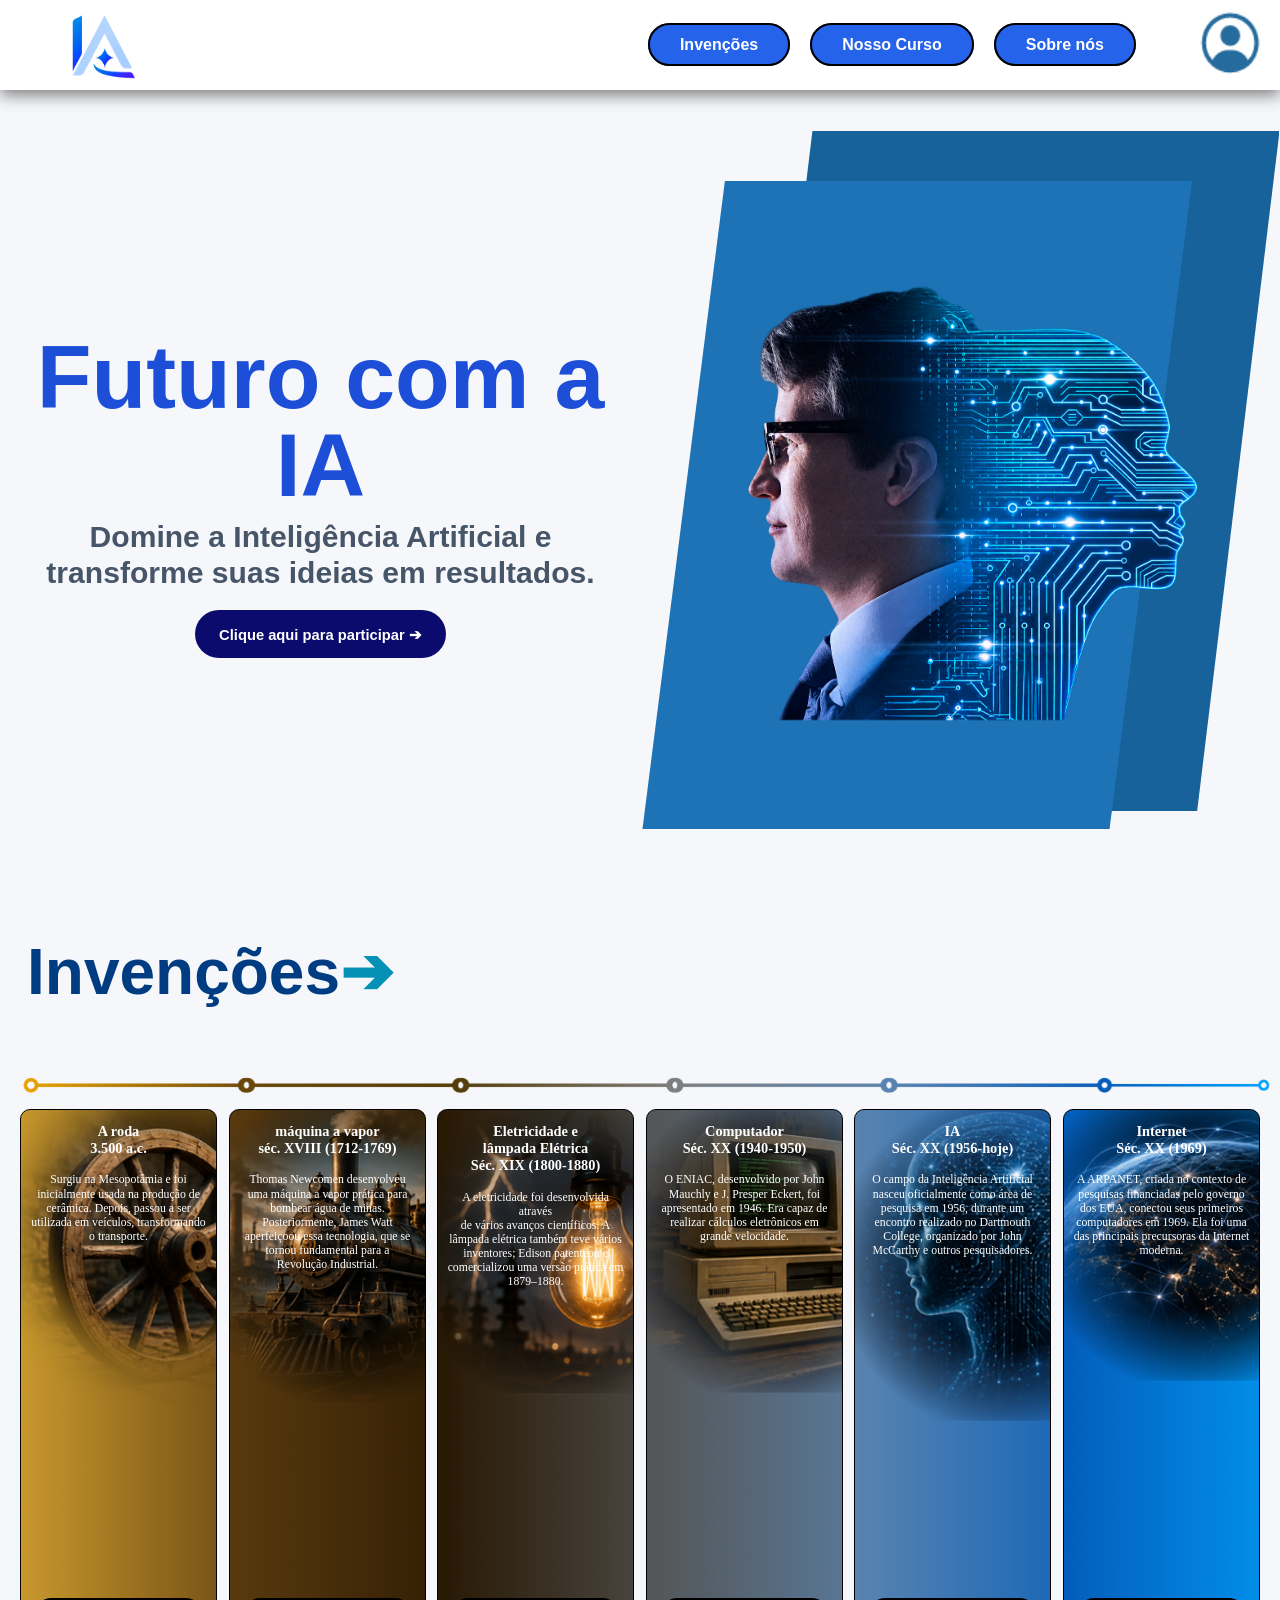
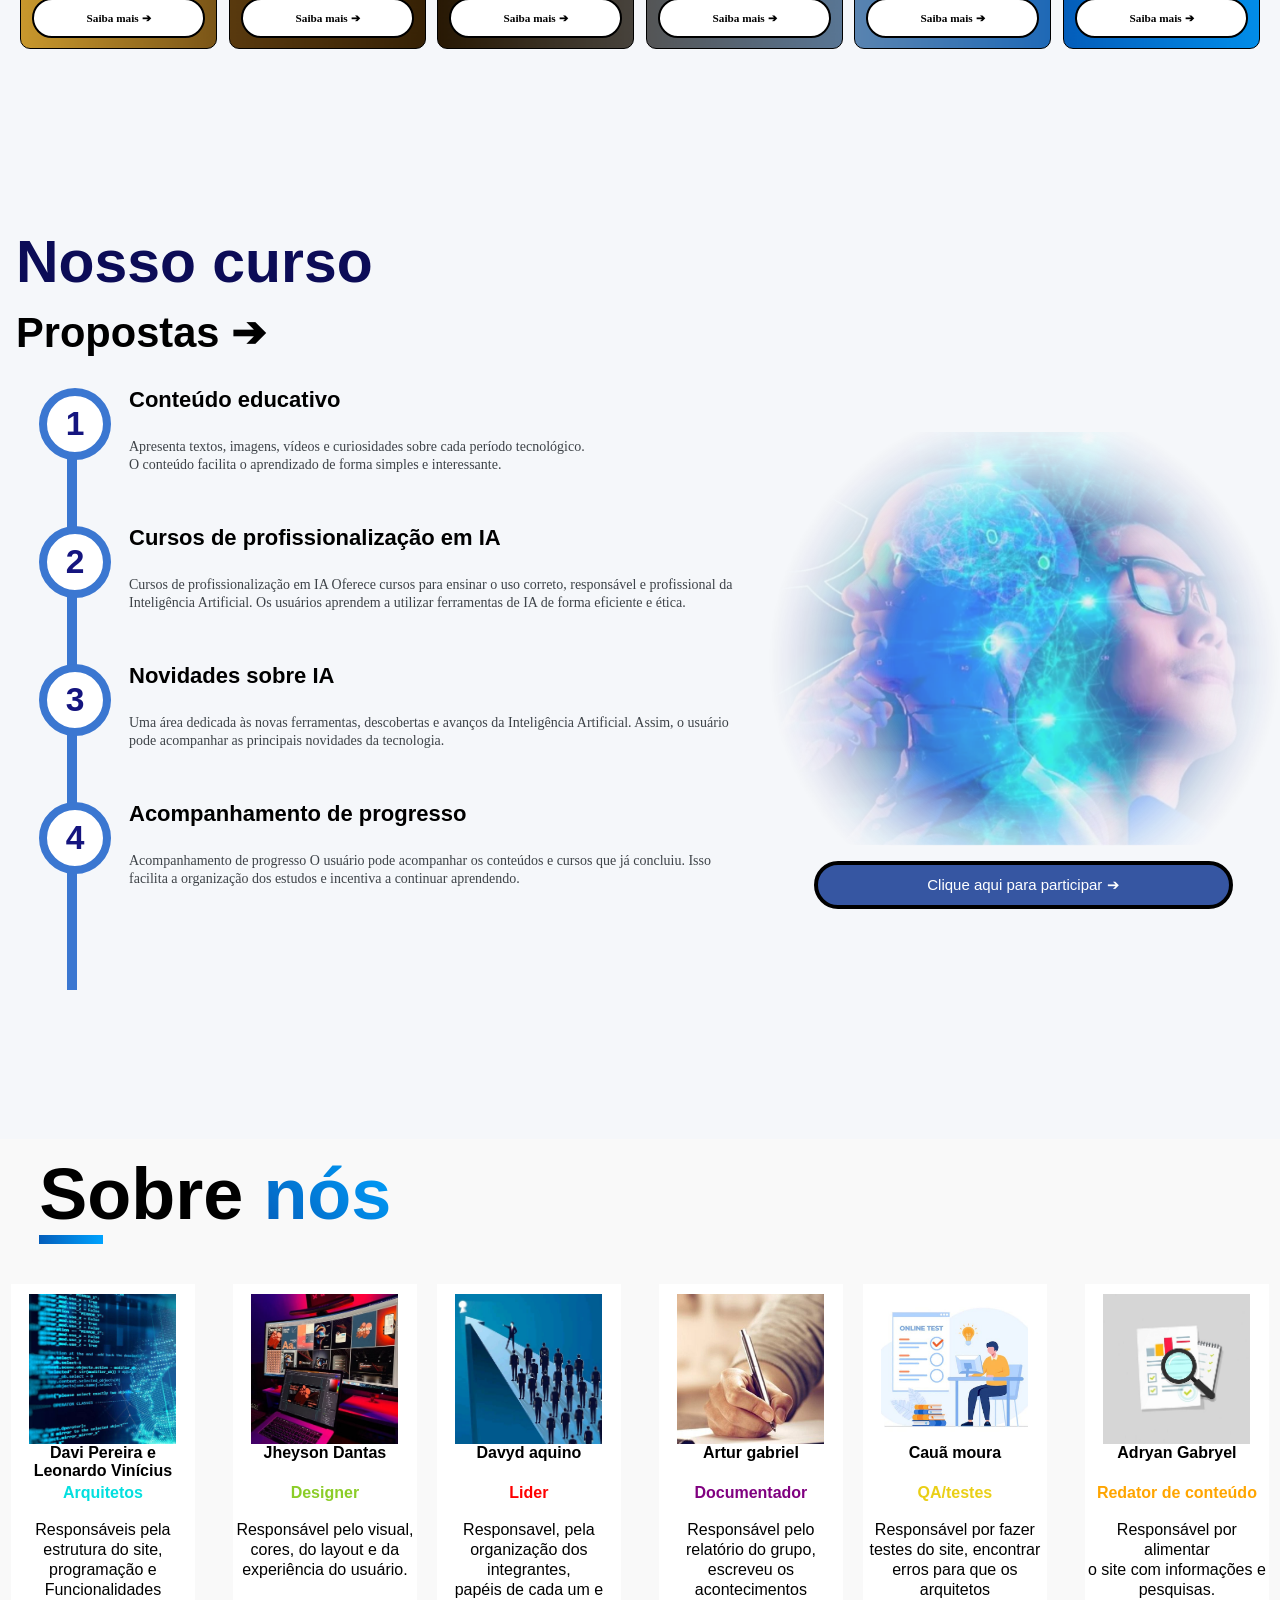
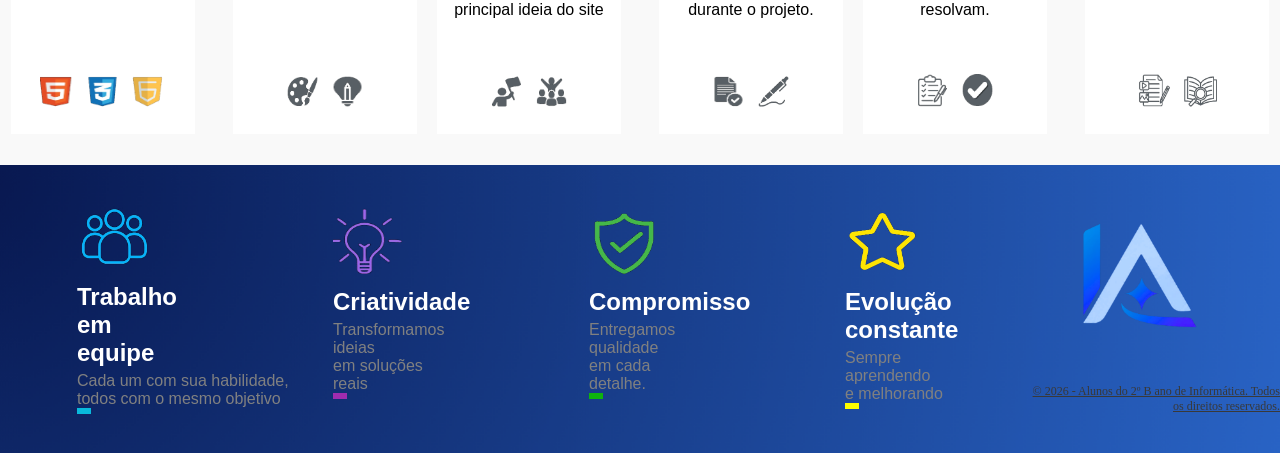
<file: index.html>
<!DOCTYPE html>
<html lang="en">

<head>
    <meta charset="UTF-8">
    <meta name="viewport" content="width=device-width, initial-scale=1.0">
    <title>Futuro com a IA</title>
    <link rel="icon" href="imagens/Logo.png">
    <link rel="stylesheet" href="style.css">
    <script src="javascript.js" defer></script>
</head>

<body>
    <header>
        <button class="menu_mobile" onclick="abrirMenu()">☰</button>
        <h1 class="titulo_mobile">Futuro com a IA</h1>
        <nav>
            <div class="logo">
                <img src="imagens/Logo.png" alt="Imagem da Logo Do site">
            </div>

            <div class="botoes-usuario">
                <div class="botoes">
                    <a href="#invencoes">Invenções</a>
                    <a href="#nossocurso">Nosso Curso</a>
                    <a href="#sobrenos">Sobre nós</a>
                </div>
                <div class="usuario">
                    <a href="#nossocurso"><img src="imagens/usuario.png" alt="botão do usuario"></a>
                </div>
            </div>

        </nav>
        <a href="#nossocurso" class="usuario_mobile"><img src="imagens/usuario.png" alt=""></a>
    </header>

    <main>
        <section>
            <div class="sessao1">

                <div class="titulo-botao reveal">
                    <h1>Futuro com a IA</h1>
                    <p>Domine a Inteligência Artificial e<br> transforme suas ideias em resultados.</p>
                    <a href="#nossocurso">Clique aqui para participar ➔</a>
                </div>
                <div class="foto-capa">
                    <div class="triangulo1"></div>
                    <div class="triangulo2"></div>
                    <img src="imagens/capa.png" alt="">
                </div>

            </div>
        </section>

        <section>
            <div class="sessao2" id="invencoes">
                <h1 class="reveal">Invenções <span style="color:#0590b5;">➔</span></h1>
                <img class="linha_tempo reveal" src="imagens/Linha do Tempo.png" alt="">
                <img class="linha_tmobile" src="imagens/Linha do T mobile.png" alt="">
                <div class="cardss1">

                    <div class="card1 reveal">
                        <img src="imagens/invencao1.jpeg" alt="">
                        <h3>A roda <br>3.500 a.c.</h3>
                        <p>Surgiu na Mesopotâmia e foi<br> inicialmente usada na produção de cerâmica. Depois, passou a ser utilizada em veículos, transformando o transporte.</p>
                        <div class="bt1">
                        <a href="https://www.smithsonianmag.com/science-nature/a-salute-to-the-wheel-31805121/" target="_blank">Saiba mais ➔</a>
                        </div>
                    </div>

                    <div class="card2 reveal">
                        <img src="imagens/invencao2.jpeg"  alt="">
                        <h3>máquina a vapor<br> séc. XVIII (1712-1769)</h3>
                        <p>Thomas Newcomen desenvolveu uma máquina a vapor prática para bombear água de minas. Posteriormente, James Watt aperfeiçoou essa tecnologia, que se tornou fundamental para a Revolução Industrial.</p>
                        <div class="bt1">
                        <a href="https://icaterm.com.br/maquina-a-vapor-a-tecnologia-que-revolucionou-o-mundo/" target="_blank">Saiba mais ➔</a>
                        </div>
                    </div>

                    <div class="card3 reveal">
                        <img src="imagens/invencao3.jpeg" alt="">
                        <h3>Eletricidade e<br> lâmpada Elétrica<br> Séc. XIX (1800-1880)</h3>
                        <p>A eletricidade foi desenvolvida através<br> de vários avanços científicos. A lâmpada elétrica também teve vários inventores; Edison patenteou e comercializou uma versão prática em 1879–1880.</p>
                        <div class="bt1">
                        <a href="https://www.energy.gov/articles/history-light-bulb?utm_source=chatgpt.com" target="_blank">Saiba mais ➔</a>
                        </div>
                    </div>

                    <div class="card4 reveal">
                        <img src="imagens/invencao4.jpeg" alt="">
                        <h3>Computador<br> Séc. XX (1940-1950)</h3>
                        <p>O ENIAC, desenvolvido por John Mauchly e J. Presper Eckert, foi apresentado em 1946. Era capaz de realizar cálculos eletrônicos em grande velocidade.</p>
                        <div class="bt1">
                        <a href="https://www.computerhistory.org/timeline/1946/" target="_blank">Saiba mais ➔</a>
                        </div>
                    </div>

                    <div class="card5 reveal">
                        <img src="imagens/invencao5.jpeg" alt="">
                        <h3>IA<br> Séc. XX (1956-hoje)</h3>
                        <p>O campo da Inteligência Artificial<br> nasceu oficialmente como área de pesquisa em 1956, durante um encontro realizado no Dartmouth College, organizado por John McCarthy e outros pesquisadores.</p>
                        <div class="bt1">
                        <a href="https://ai.dartmouth.edu/our-story" target="_blank">Saiba mais ➔</a>
                        </div>
                    </div>

                    <div class="card6 reveal">
                        <img src="imagens/invencao6.jpeg" alt="">
                        <h3>Internet<br> Séc. XX (1969)</h3>
                        <p>A ARPANET, criada no contexto de pesquisas financiadas pelo governo dos EUA, conectou seus primeiros computadores em 1969. Ela foi uma das principais precursoras da Internet moderna.</p>
                        <div class="bt1">
                        <a href="https://www.internetsociety.org/internet/history-internet/brief-history-internet/?" target="_blank">Saiba mais ➔</a>
                        </div>
                    </div>

                </div>

            </div>
        </section>

        <section>
            <div class="sessao3" id="nossocurso">
                
                <div class="topicos">
                    <h1 class="reveal">Nosso curso</h1>
                    <h2 class="reveal">Propostas ➔</h2>

                    <div class="linhav reveal"></div>
                    <div class="topico1 reveal">
                        <div class="numero reveal">1</div>
                        <div class="topico1_text reveal">
                            <h3>Conteúdo educativo</h3><br>
                            <p>  Apresenta textos, imagens, vídeos e curiosidades sobre cada período tecnológico.<br> 
  O conteúdo facilita o aprendizado de forma simples e interessante. </p>
                        </div>
                    </div>

                    <div class="topico1 reveal">
                        <div class="numero reveal">2</div>
                        <div class="topico1_text reveal">
                            <h3>Cursos de profissionalização em IA</h3><br>
                            <p>Cursos de profissionalização em IA 
  Oferece cursos para ensinar o uso correto, responsável e profissional da Inteligência 
Artificial. 
  Os usuários aprendem a utilizar ferramentas de IA de forma eficiente e ética. </p>
                        </div>
                    </div>

                    <div class="topico1 reveal">
                        <div class="numero reveal">3</div>
                        <div class="topico1_text reveal">
                            <h3>Novidades sobre IA</h3><br>
                            <p>Uma área dedicada às novas ferramentas, descobertas e avanços da Inteligência 
Artificial. 
  Assim, o usuário pode acompanhar as principais novidades da tecnologia. </p>
                        </div>
                    </div>

                    <div class="topico1 reveal">
                        <div class="numero reveal">4</div>
                        <div class="topico1_text reveal">
                            <h3>Acompanhamento de progresso</h3><br>
                            <p>Acompanhamento de progresso
O usuário pode acompanhar os conteúdos e cursos que já concluiu. 
  Isso facilita a organização dos estudos e incentiva a continuar aprendendo.</p>
                        </div>
                    </div>
                </div>

                <div class="img_botao">
                    <img src="imagens/Foto Curso.png" alt="">
                    <a href="compra.html" target="_blank">Clique aqui para participar ➔</a>
                </div>
            </div>
        </section>

        <section>
            <div class="sessao4" id="sobrenos">
                <h1 class="reveal">Sobre <span style="background: linear-gradient(45deg, #045dba, #00a3ff); -webkit-background-clip: text; background-clip: text; -webkit-text-fill-color: transparent;">nós</span></h1>
                <div class="linhas4 reveal"></div>

                <div class="cardss2">
                    <div class="dupla">
                    <div class="c1 reveal">
                        <img src="imagens/sobrenos1.jpeg" width="80%" height="150px" alt="">
                        <p class="p1">Davi Pereira e<br> Leonardo Vinícius </p>
                        <p class="p2" style="color: rgb(3, 223, 223);">Arquitetos</p>
                        <br>
                        <p class="p3">Responsáveis pela estrutura do site, programação e Funcionalidades</p>
                        <div class="icones">
                            <img src="imagens/elementos_site_separados/elemento_01.png" width="35px" height="35px" alt="">
                            <img src="imagens/elementos_site_separados/elemento_02.png" width="35px" height="35px" alt="">
                            <img src="imagens/elementos_site_separados/elemento_03.png" width="35px" height="35px" alt="">
                        </div>
                    </div>

                    <div class="c2 reveal">
                        <img src="imagens/sobrenos2.jpeg" width="80%" height="150px" alt="">
                        <p class="p1">Jheyson Dantas</p>
                        <p style="color: rgb(139, 205, 40);" class="p2">Designer</p>
                        <br>
                        <p class="p3">Responsável pelo visual,<br> cores, do layout e da<br> experiência do usuário.</p>
                        <div class="icones">
                            <img src="imagens/elementos_site_separados/elemento_04.png" width="35px" height="35px" alt="">
                            <img src="imagens/elementos_site_separados/elemento_05.png" width="35px" height="35px" alt="">
                        </div>
                    </div>
                    </div>

                    <div class="dupla">
                    <div class="c2 reveal">
                        <img src="imagens/sobrenos3.jpeg"  width="80%" height="150px" alt="">
                        <p class="p1">Davyd aquino</p>
                        <p style="color: red;" class="p2">Lider</p>
                        <br>
                        <p class="p3">Responsavel, pela<br> organização dos integrantes,<br> papéis de cada um e<br> principal ideia do site</p><br>
                        <div class="icones">
                            <img src="imagens/elementos_site_separados/elemento_06.png" width="35px" height="35px" alt="">
                            <img src="imagens/elementos_site_separados/elemento_07.png" width="35px" height="35px" alt="">
                        </div>
                    </div>

                    <div class="c2 reveal">
                        <img src="imagens/sobrenos4.jpeg"  width="80%" height="150px" alt="">
                        <p class="p1">Artur gabriel</p>
                        <p style="color: purple;" class="p2">Documentador</p>
                        <br>
                        <p class="p3">Responsável pelo relatório do grupo, escreveu os acontecimentos<br> durante o projeto.</p>
                        <div class="icones">
                            <img src="imagens/elementos_site_separados/elemento_08.png" width="35px" height="35px" alt="">
                            <img src="imagens/elementos_site_separados/elemento_09.png" width="35px" height="35px" alt="">
                        </div>
                    </div>
                    </div>

                    <div class="dupla">
                    <div class="c2 reveal">
                        <img src="imagens/sobrenos5.jpeg"  width="80%" height="150px" alt="">
                        <p class="p1">Cauã moura</p>
                        <p style="color: #eacf16;" class="p2">QA/testes</p>
                        <br>
                        <p class="p3">Responsável por fazer<br> testes do site, encontrar<br> erros para que os arquitetos<br> resolvam.</p>
                        <div class="icones">
                            <img src="imagens/elementos_site_separados/elemento_10.png" width="35px" height="35px" alt="">
                            <img src="imagens/elementos_site_separados/elemento_11.png" width="35px" height="35px" alt="">
                        </div>
                    </div>

                    <div class="c2 reveal">
                        <img src="imagens/sobrenos6.jpeg"  width="80%" height="150px" alt="">
                        <p class="p1">Adryan Gabryel</p>
                        <p style="color: orange;" class="p2">Redator de conteúdo</p>
                        <br>
                        <p class="p3">Responsável por alimentar<br> o site com informações e <br> pesquisas.</p>
                        <div class="icones">
                            <img src="imagens/elementos_site_separados/elemento_12.png" width="35px" height="35px" alt="">
                            <img src="imagens/elementos_site_separados/elemento_13.png" width="35px" height="35px" alt="">
                        </div>
                    </div>
                    </div>

                </div>
            </div>
        </section>

    </main>
    <footer>
    <div class="c-creditos">

        <div class="dupla2">
        <div class="cardss3 reveal">
            <img src="imagens/elementos_site_separados/elemento_14.png" width="75px" height="65px" alt="">
            <h2>Trabalho em equipe</h2>
            <p class="txt_mobile">Cada um com sua habilidade,<br> todos com o mesmo objetivo </p>
            <div style="background-color: rgb(9, 185, 220);" class="linha"></div>
        </div>

        <div class="cardss3 reveal">
            <img src="imagens/elementos_site_separados/elemento_15.png" width="75px" height="70px" alt="">
            <h2>Criatividade</h2>
            <p>Transformamos ideias<br> em soluções reais</p>
            <div style="background-color: rgb(160, 44, 175);" class="linha"></div>
        </div>
        </div>

        <div class="dupla2">
        <div class="cardss3 reveal">
            <img src="imagens/elementos_site_separados/elemento_16.png" width="70px" height="65px" alt="">
            <h2>Compromisso</h2>
            <p>Entregamos qualidade<br> em cada detalhe.</p>
            <div style="background-color: rgb(14, 179, 14);" class="linha"></div>
        </div>


        <div class="cardss3 reveal">
            <img src="imagens/elementos_site_separados/elemento_17.png" width="75px" height="65px" alt="">
            <h2>Evolução constante</h2>
            <p>Sempre aprendendo<br> e melhorando</p>
            <div style="background-color: yellow;" class="linha"></div>
        </div>
        </div>

    </div>

        <div class="logofinal">
            <img src="imagens/Logo.png" alt="">
            <p>© 2026 - Alunos do 2º B ano de Informática. Todos os direitos reservados.</p>
        </div>
    </footer>

</body>

</html>
</file>
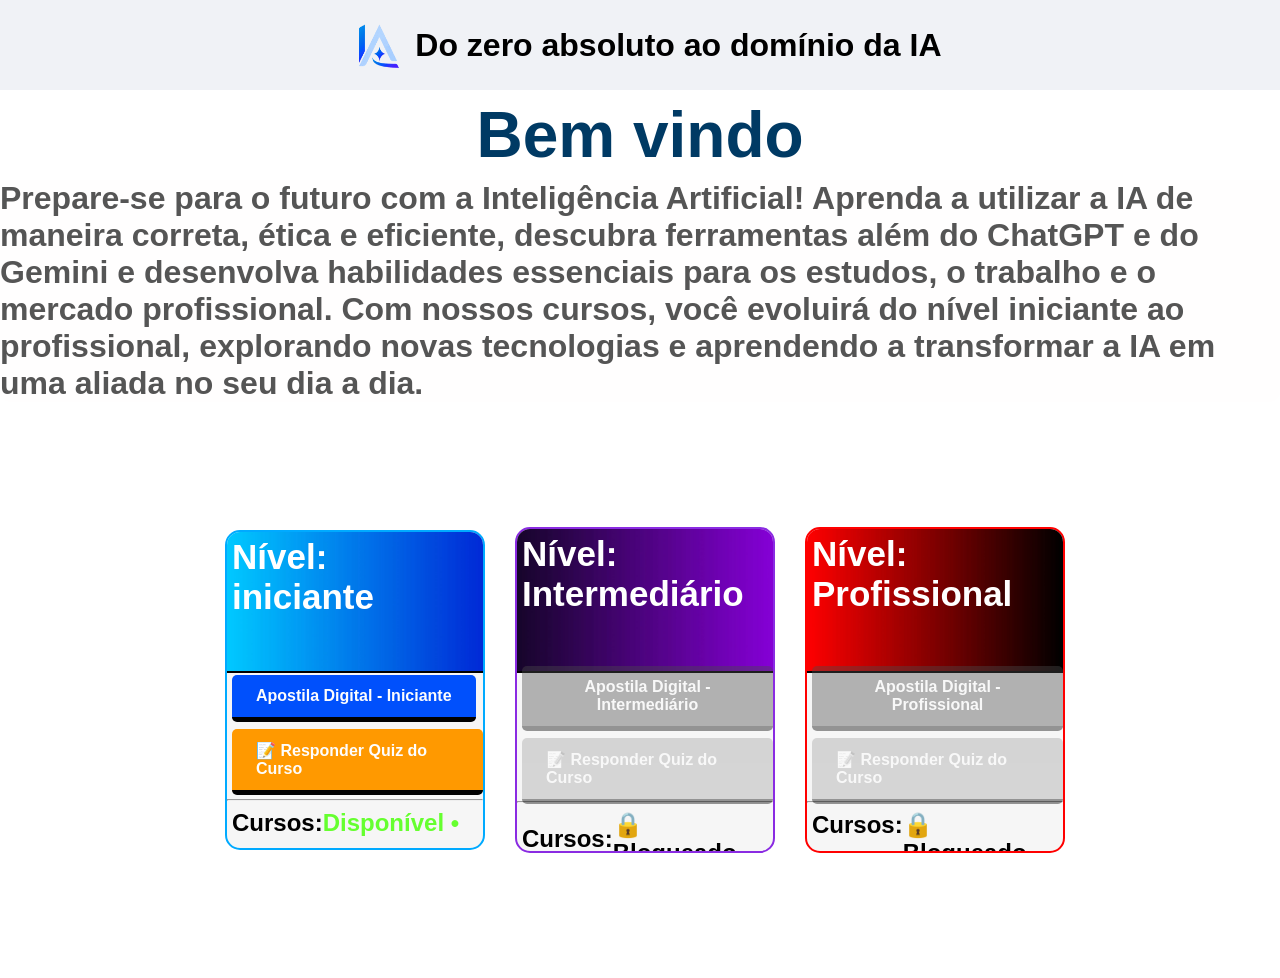
<file: Curso com apostilha/index.html>
<!DOCTYPE html>
<html lang="pt-BR">

<head>
    <meta charset="UTF-8">
    <meta name="viewport" content="width=device-width, initial-scale=1.0">
    <title>Página do curso</title>
    <link rel="icon" href="Logo.png">
    <link rel="stylesheet" href="IA2.css">
</head>

<body>
    <header>
    <div class="superior">
        <img src="Logo.png" alt="">
        <h1>Do zero absoluto ao domínio da IA</h1>
    </div>
    </header>
    
    <main>

        <!-- BLOCO INICIANTE -->
         <i class="ainima">Bem vindo</i>
        <h3 class="titulo2">Prepare-se para o futuro com a Inteligência Artificial! Aprenda a utilizar a IA de maneira correta, ética e eficiente, descubra ferramentas além do ChatGPT e do Gemini e desenvolva habilidades essenciais para os estudos, o trabalho e o mercado profissional. Com nossos cursos, você evoluirá do nível iniciante ao profissional, explorando novas tecnologias e aprendendo a transformar a IA em uma aliada no seu dia a dia.</h3>
         <div class="cursos">
        <div class="meio1" id="bloco-iniciante">
            <div class="fundo1">
            <p>Nível: iniciante</p>
            </div>
            <div class="botoes">
            <a href="https://canva.link/gjycer9l5aq3g00" target="_blank" class="botao-download">Apostila Digital - Iniciante</a>
            <!-- Link envia o aluno para o quiz identificando que ele está no nível iniciante -->
            <a href="quiz1.html" class="btn-abrir-quiz">📝 Responder Quiz do Curso</a>
            </div>
            <hr>
            <h2>Cursos: <span style="color: rgb(102, 255, 47);" id="status-iniciante">Disponível •</span></h2>
            <div id="quiz-janela-iniciante" class="caixa-quiz"></div>
        </div>
        
        <!-- BLOCO INTERMEDIÁRIO -->
        <div class="meio2" id="bloco-intermediario">
            <div class="fundo2">
            <p>Nível: Intermediário</p>
            </div>
            <div class="botoes">
            <a href="https://canva.link/ynvad0z4oho5xw4" target="_blank" class="botao-download">Apostila Digital - Intermediário</a>
            <!-- Link envia o aluno para o quiz identificando que ele está no nível intermediário -->
            <a href="quiz2.html" class="btn-abrir-quiz">📝 Responder Quiz do Curso</a>
            </div>
            <hr>
            <h2>Cursos:<span id="status-intermediario">🔒 Bloqueado</span></h2>
            <div id="quiz-janela-intermediario" class="caixa-quiz"></div>
        </div>

        <!-- BLOCO PROFISSIONAL -->
        <div class="meio3" id="bloco-profissional">
            <div class="fundo3">
            <p>Nível: Profissional</p>
            </div>
            <div class="botoes">
            <a href="https://canva.link/oz46xq83tvym9mz" target="_blank" class="botao-download">Apostila Digital - Profissional</a>
            <a href="quiz3.html" class="btn-abrir-quiz">📝 Responder Quiz do Curso</a>
            </div>
            <hr>
            <h2>Cursos:<span id="status-profissional">🔒 Bloqueado</span></h2>
            <div id="quiz-janela-profissional" class="caixa-quiz"></div>
        </div>
         </div>
    </main>

    <script>
        // Limpa memórias de testes antigos para não interferir na URL
        localStorage.clear();

        function gerenciarProgressoViaURL() {
            // 1. Captura os elementos visuais do HTML
            const blocoIntermediario = document.getElementById("bloco-intermediario");
            const blocoProfissional = document.getElementById("bloco-profissional");
            const statusIniciante = document.getElementById("status-iniciante");
            const statusIntermediario = document.getElementById("status-intermediario");
            const statusProfissional = document.getElementById("status-profissional");

            // 2. Lê os parâmetros direto da barra de endereços (URL)
            const parametros = new URLSearchParams(window.location.search);
            
            // Verifica se as flags de aprovação foram passadas na URL
            const passouNoQuizIniciante = parametros.get("qz1") === "passou";
            const passouNoQuizIntermediario = parametros.get("qz2") === "passou";

            // --- RESOLUÇÃO DO ERRO: VALIDAÇÃO DO NÍVEL INTERMEDIÁRIO ---
            if (passouNoQuizIniciante) {
                if (blocoIntermediario) blocoIntermediario.classList.remove("meio-bloqueado");
                if (statusIniciante) statusIniciante.innerText = "🏆 (Concluído!)";
                if (statusIntermediario) {
                    statusIntermediario.innerText = "🔓 (Liberado)";
                    statusIntermediario.style.color = "#adff2f";
                }
            } else {
                if (blocoIntermediario) blocoIntermediario.classList.add("meio-bloqueado");
            }

            // --- RESOLUÇÃO DO ERRO: VALIDAÇÃO DO NÍVEL PROFISSIONAL ---
            if (passouNoQuizIntermediario) {
                // Remove obrigatoriamente o bloqueio do bloco intermediário também para manter a coerência
                if (blocoIntermediario) blocoIntermediario.classList.remove("meio-bloqueado");
                if (statusIntermediario) {
                    statusIntermediario.innerText = "🏆 (Concluído!)";
                    statusIntermediario.style.color = "gold";
                }

                // Destrava e altera o visual do bloco profissional na hora
                if (blocoProfissional) blocoProfissional.classList.remove("meio-bloqueado");
                if (statusProfissional) {
                    statusProfissional.innerText = "🔓 (Liberado)";
                    statusProfissional.style.color = "#adff2f";
                }
            } else {
                if (blocoProfissional) blocoProfissional.classList.add("meio-bloqueado");
            }
        }

        // Executa a checagem visual das URLs assim que o aluno entra ou retorna ao site
        window.addEventListener("DOMContentLoaded", gerenciarProgressoViaURL);
    </script>
</body>
</html>
</file>
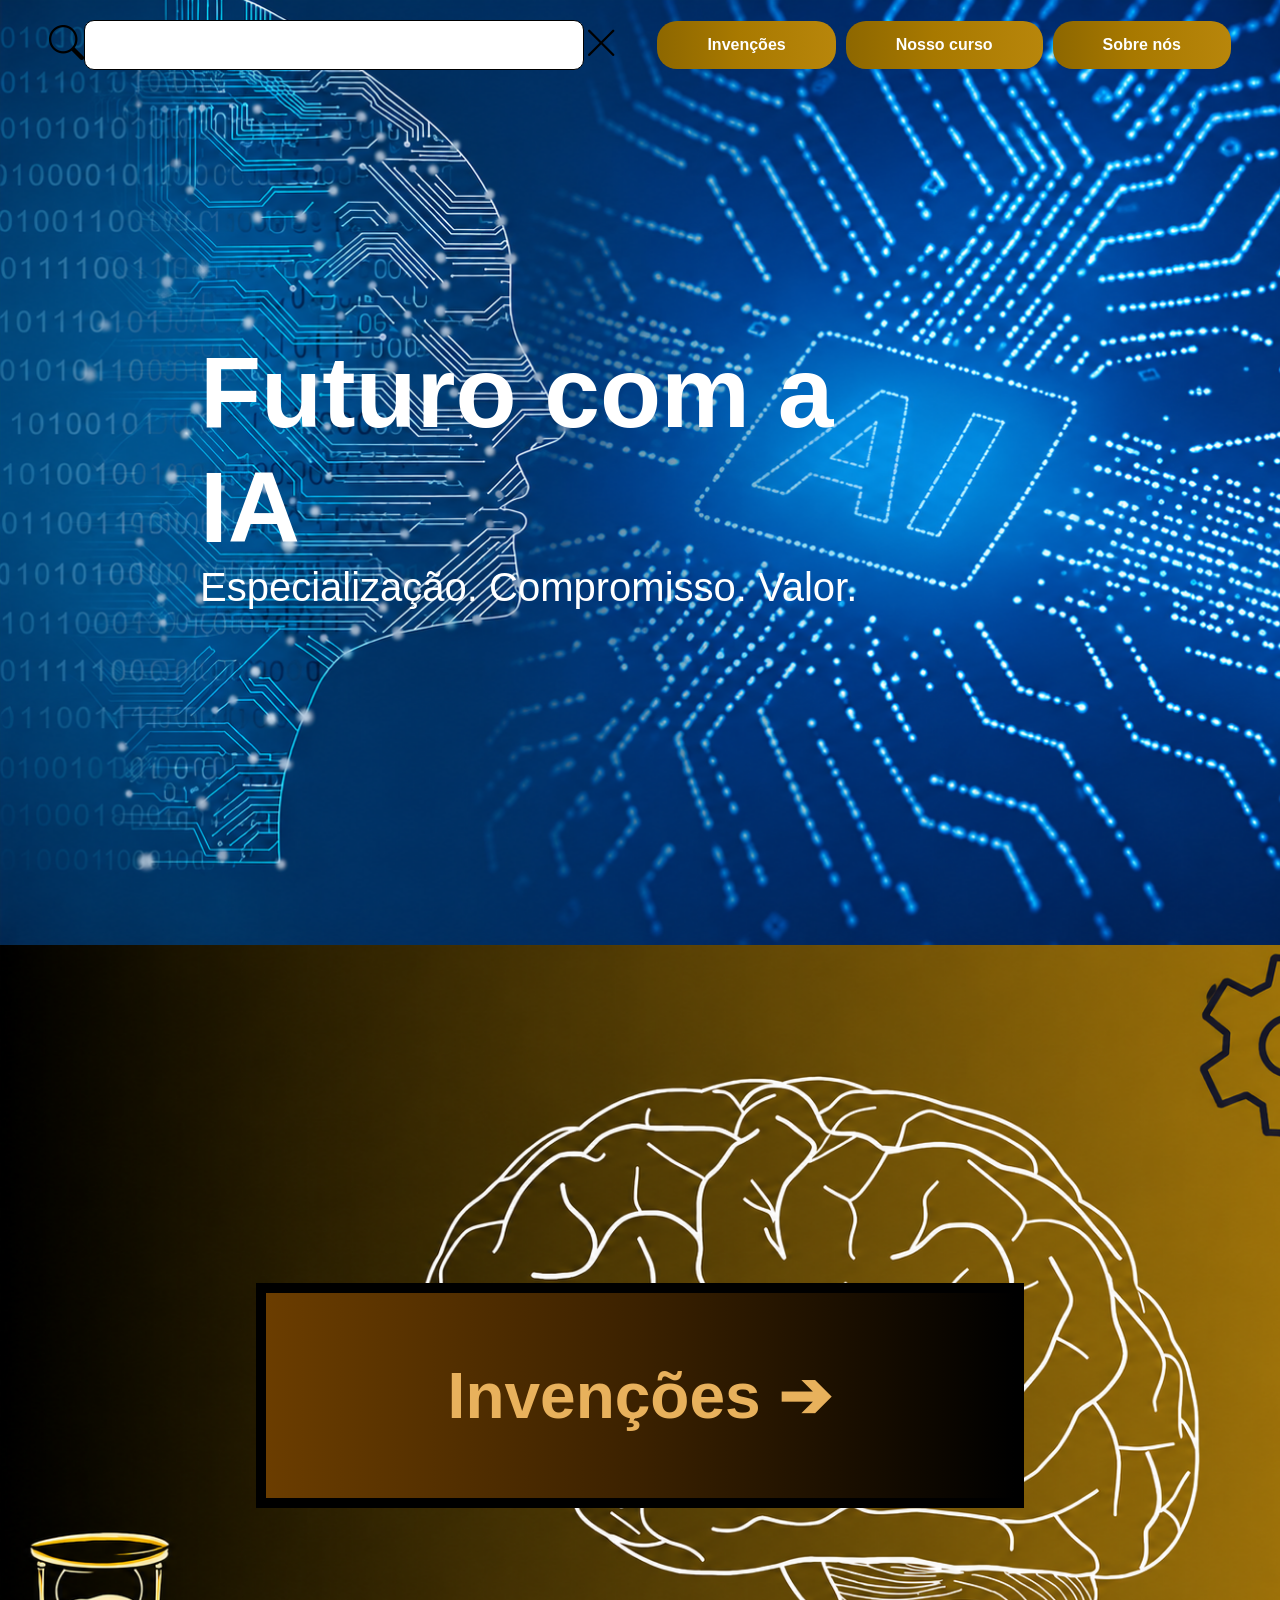
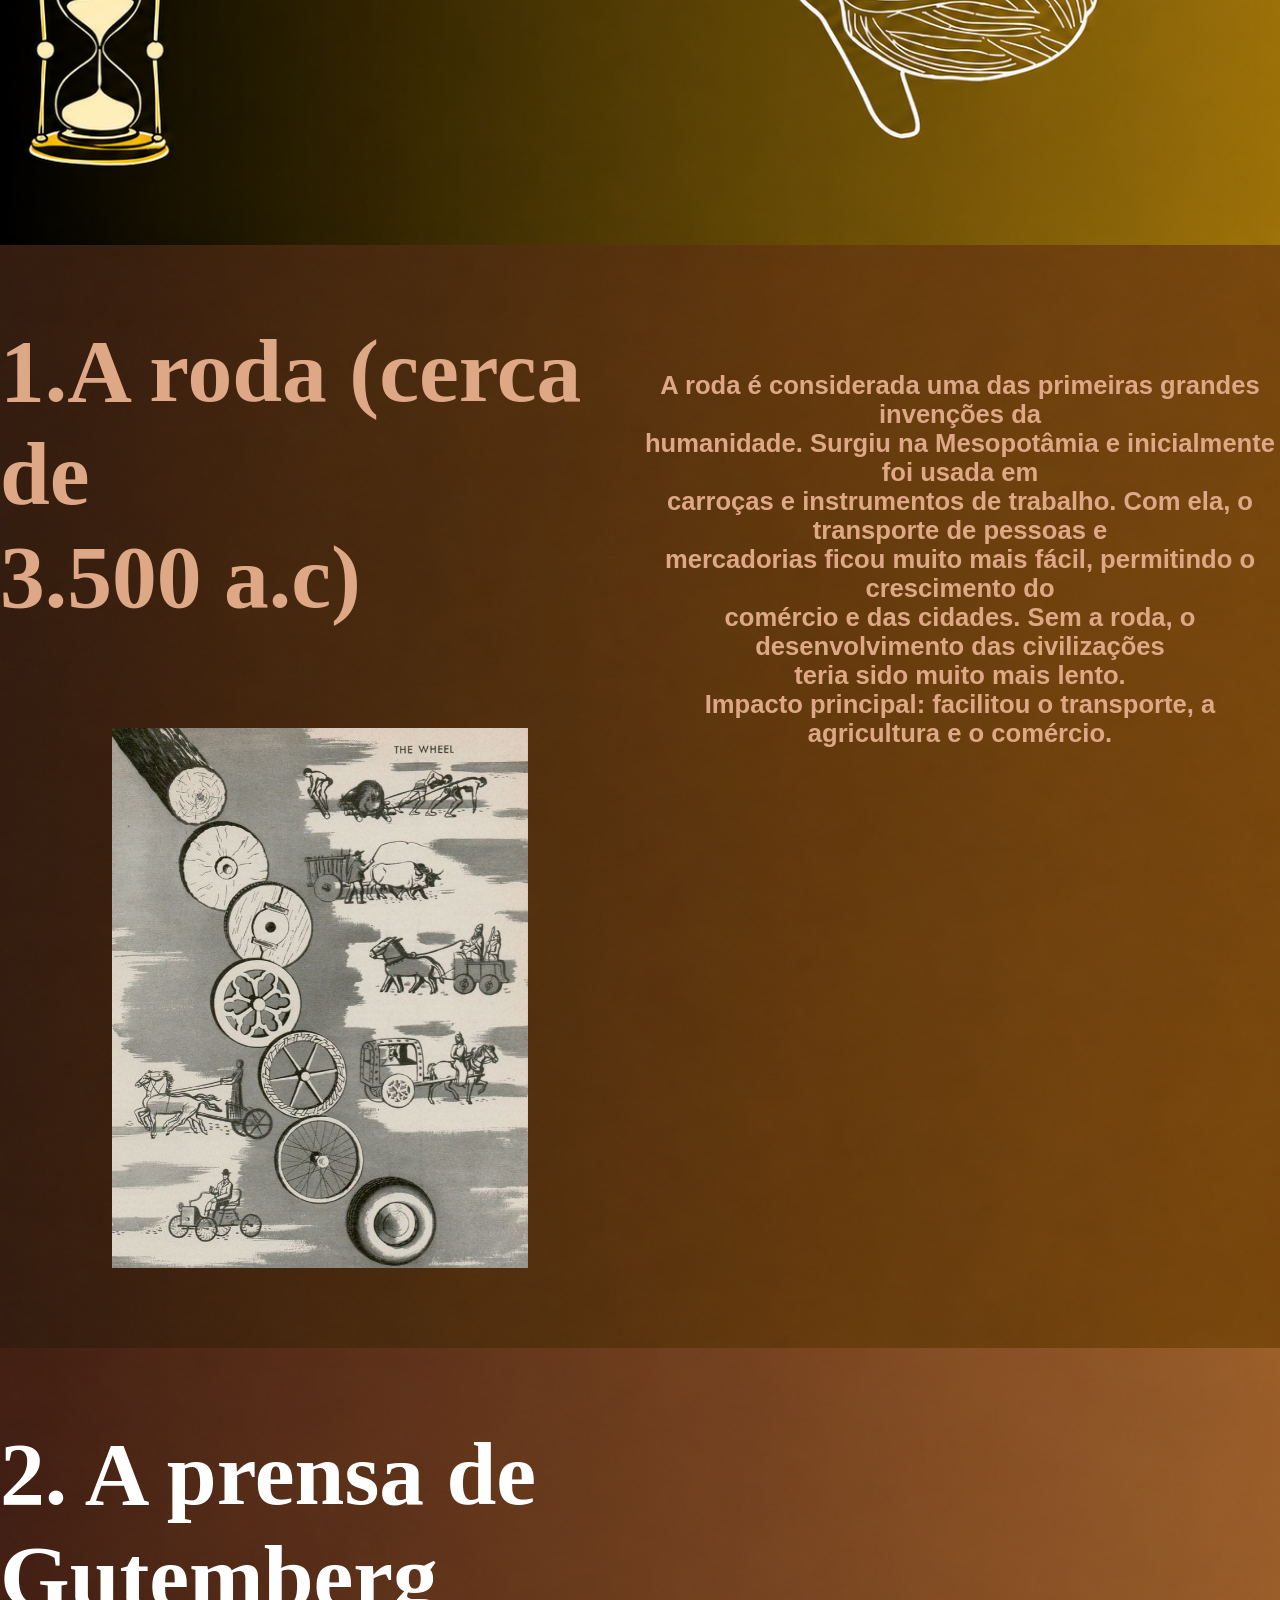
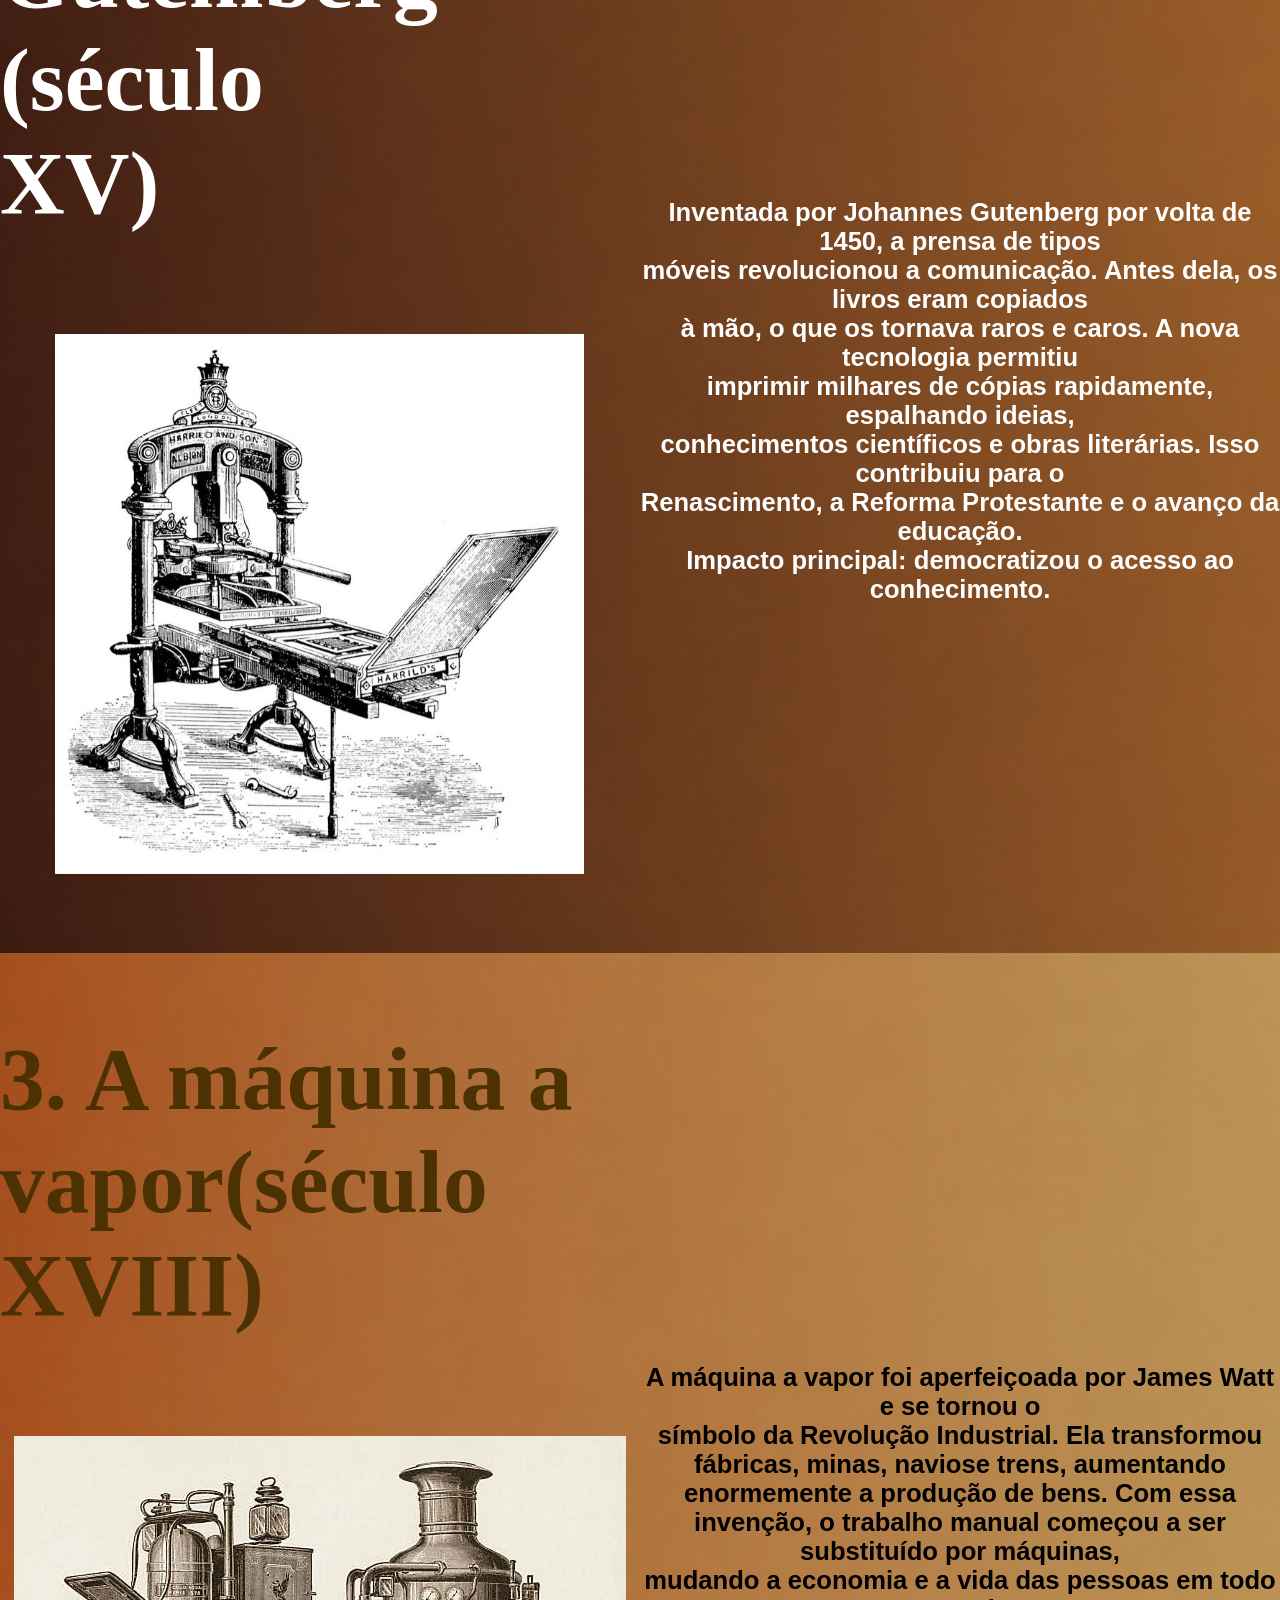
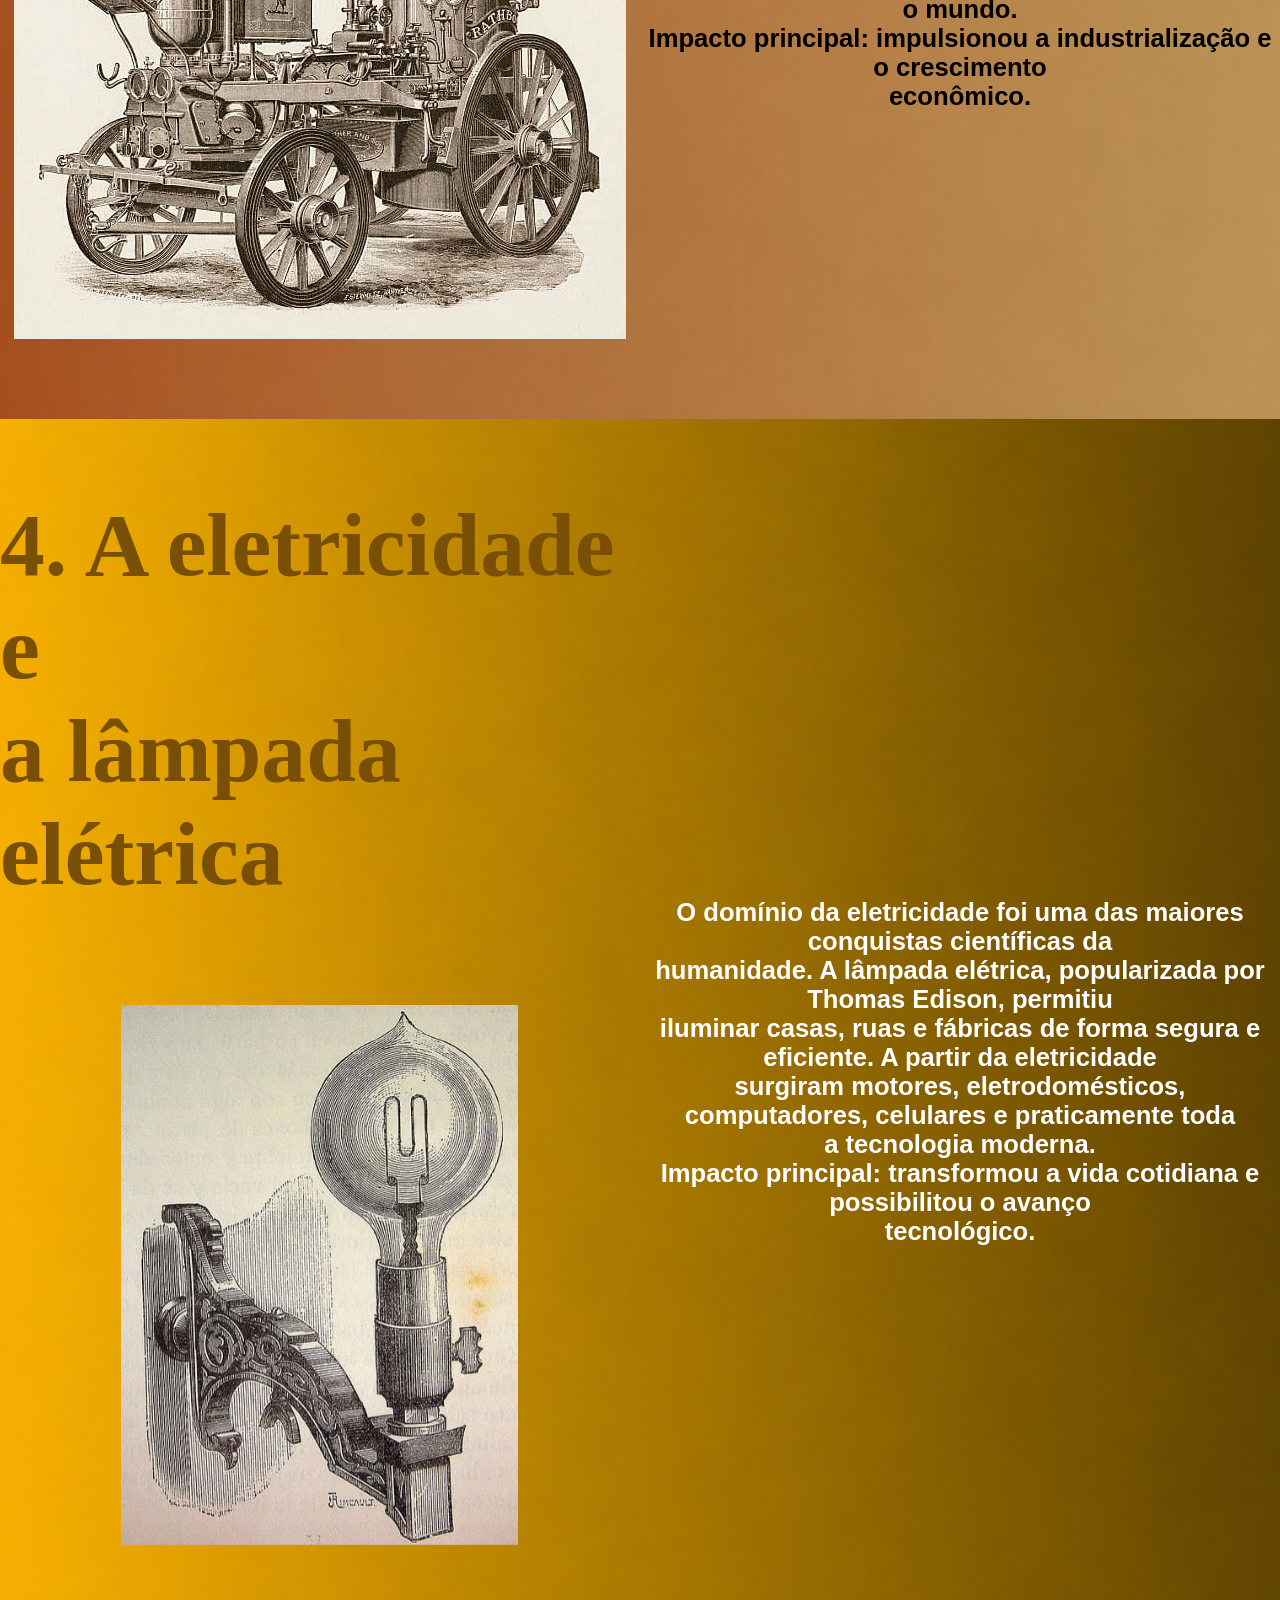
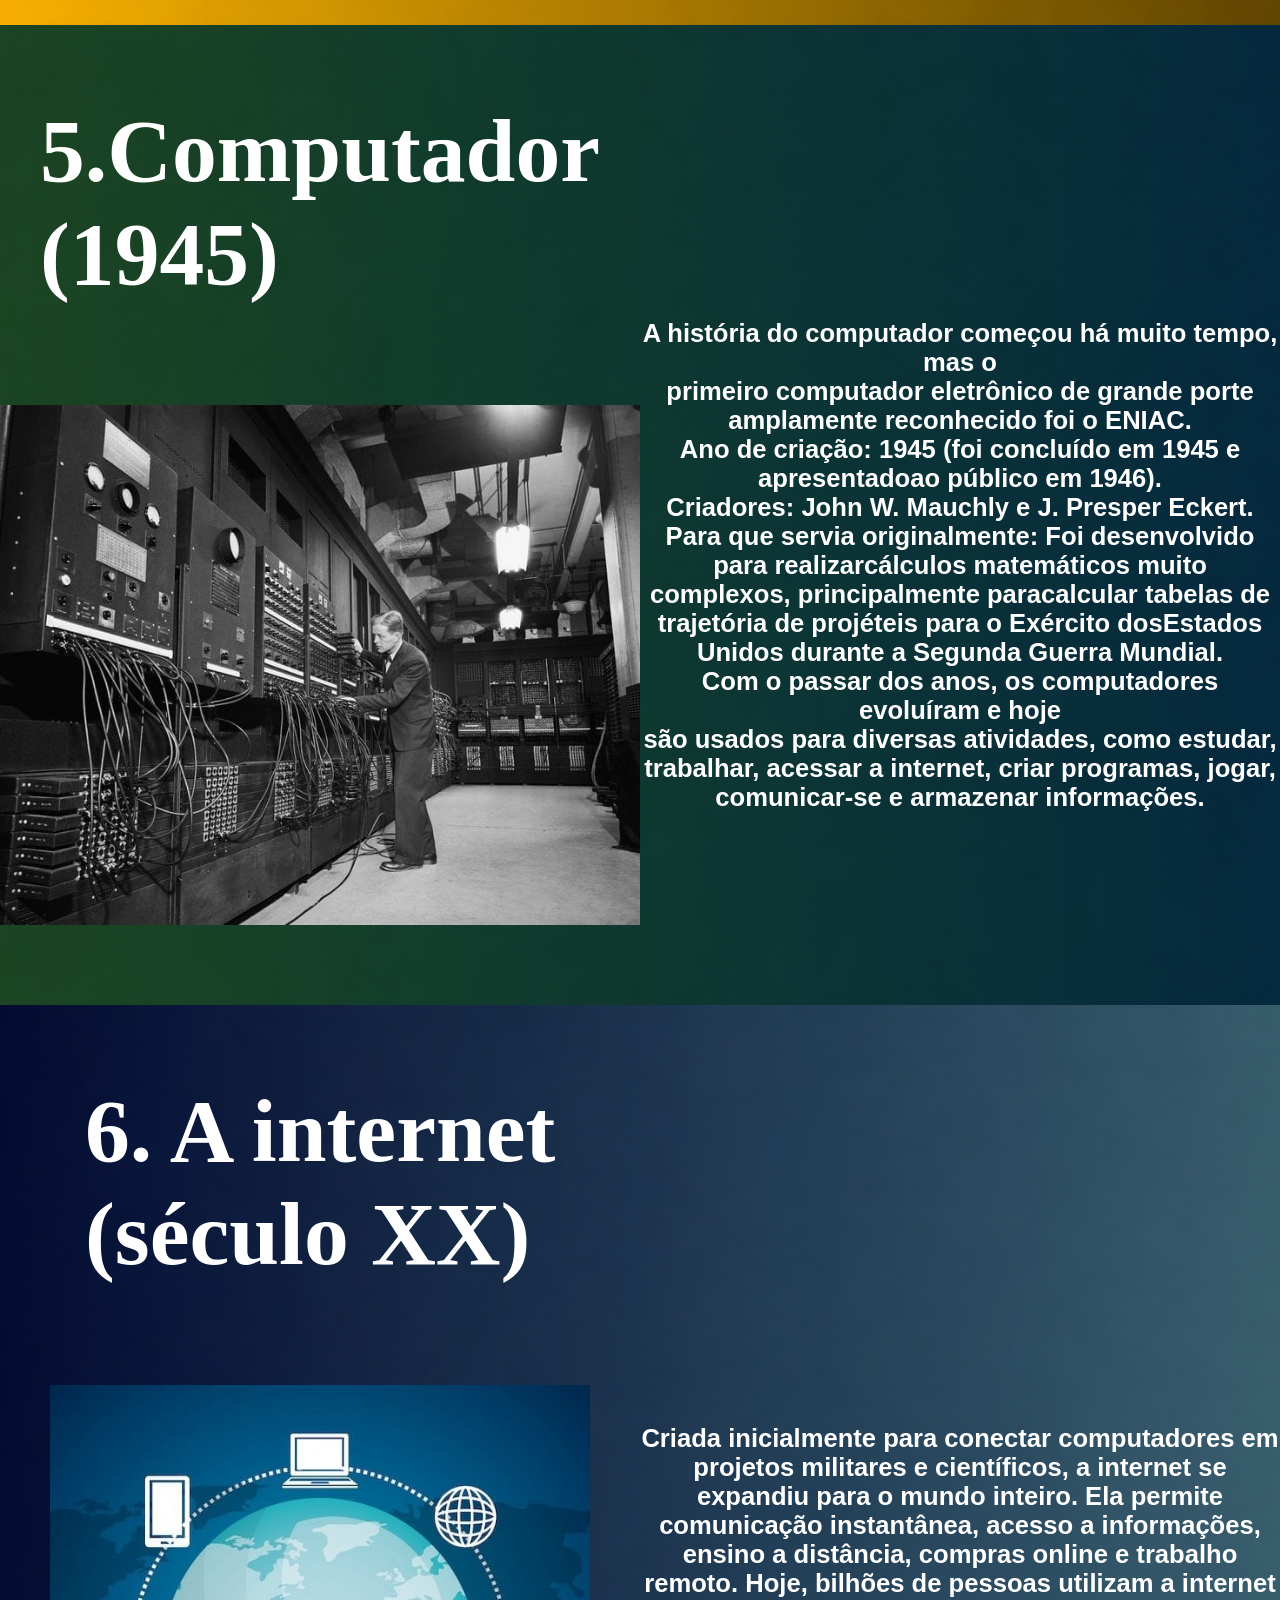
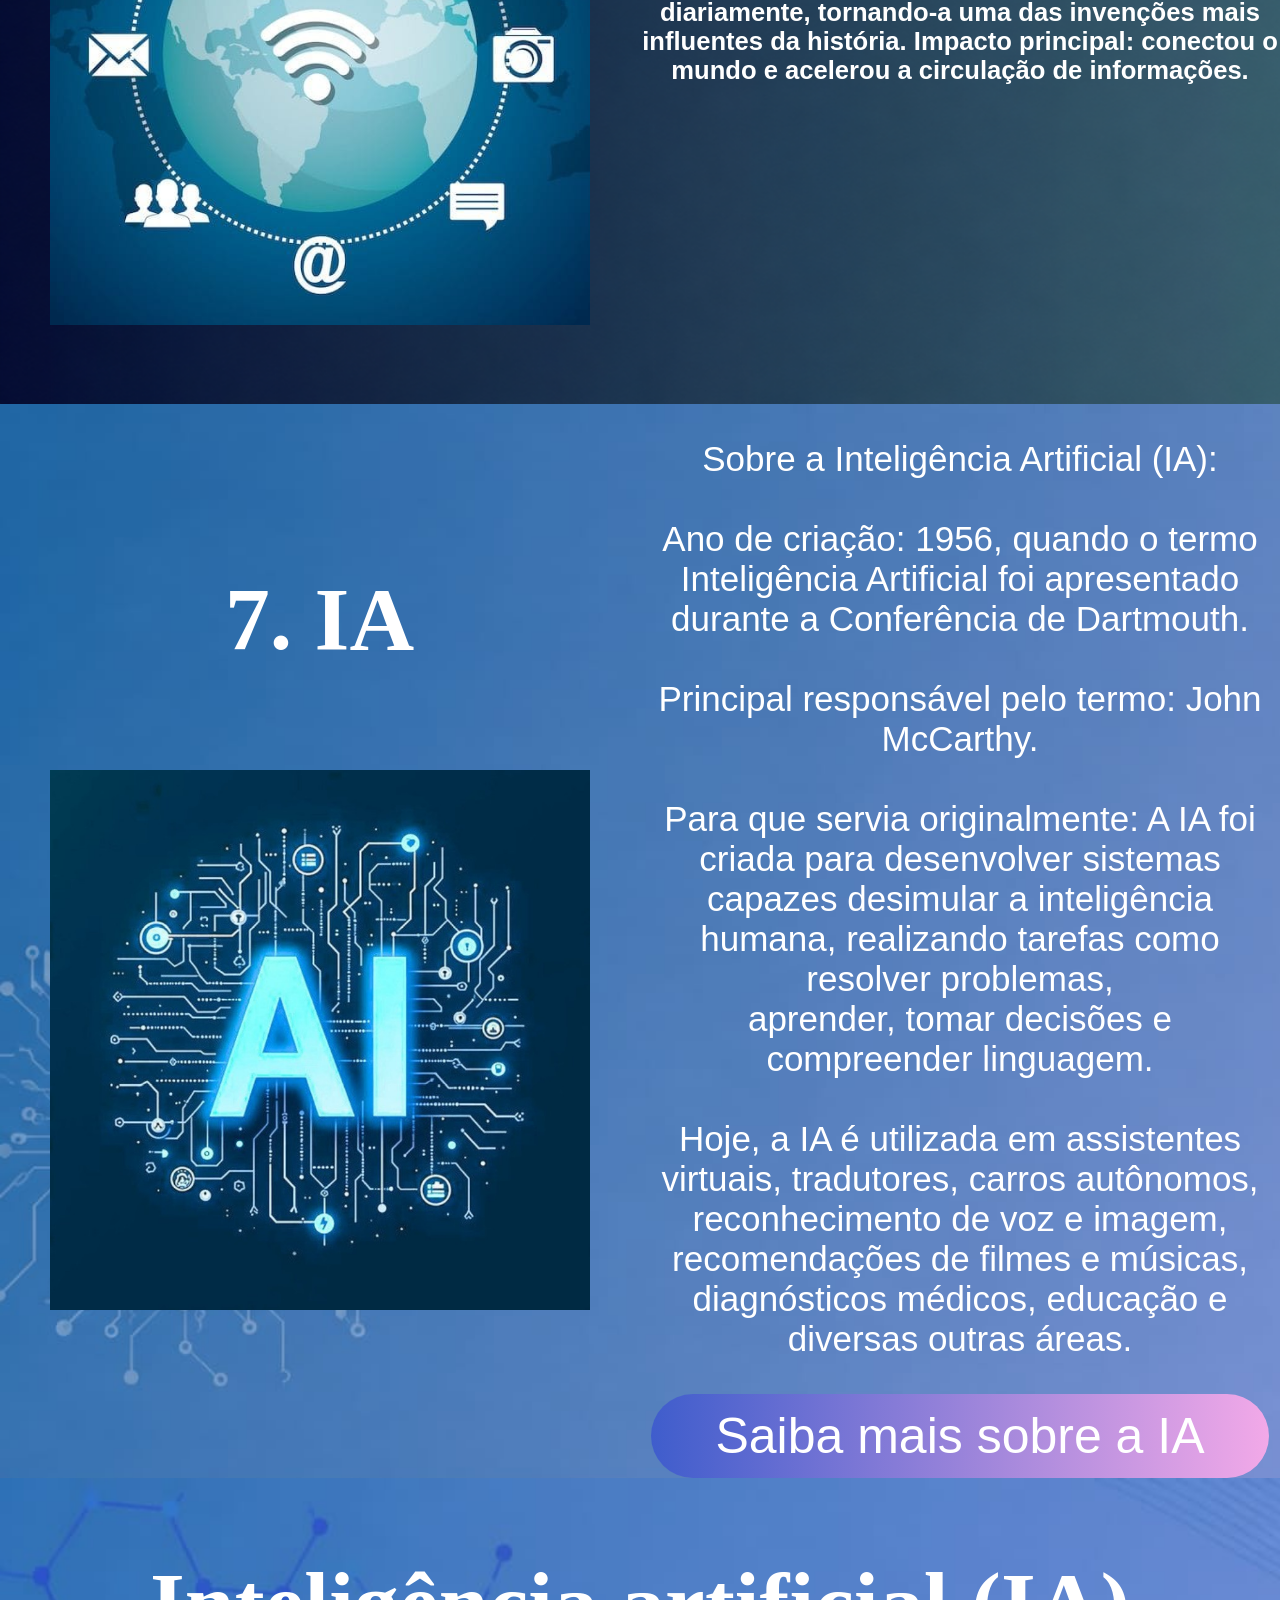
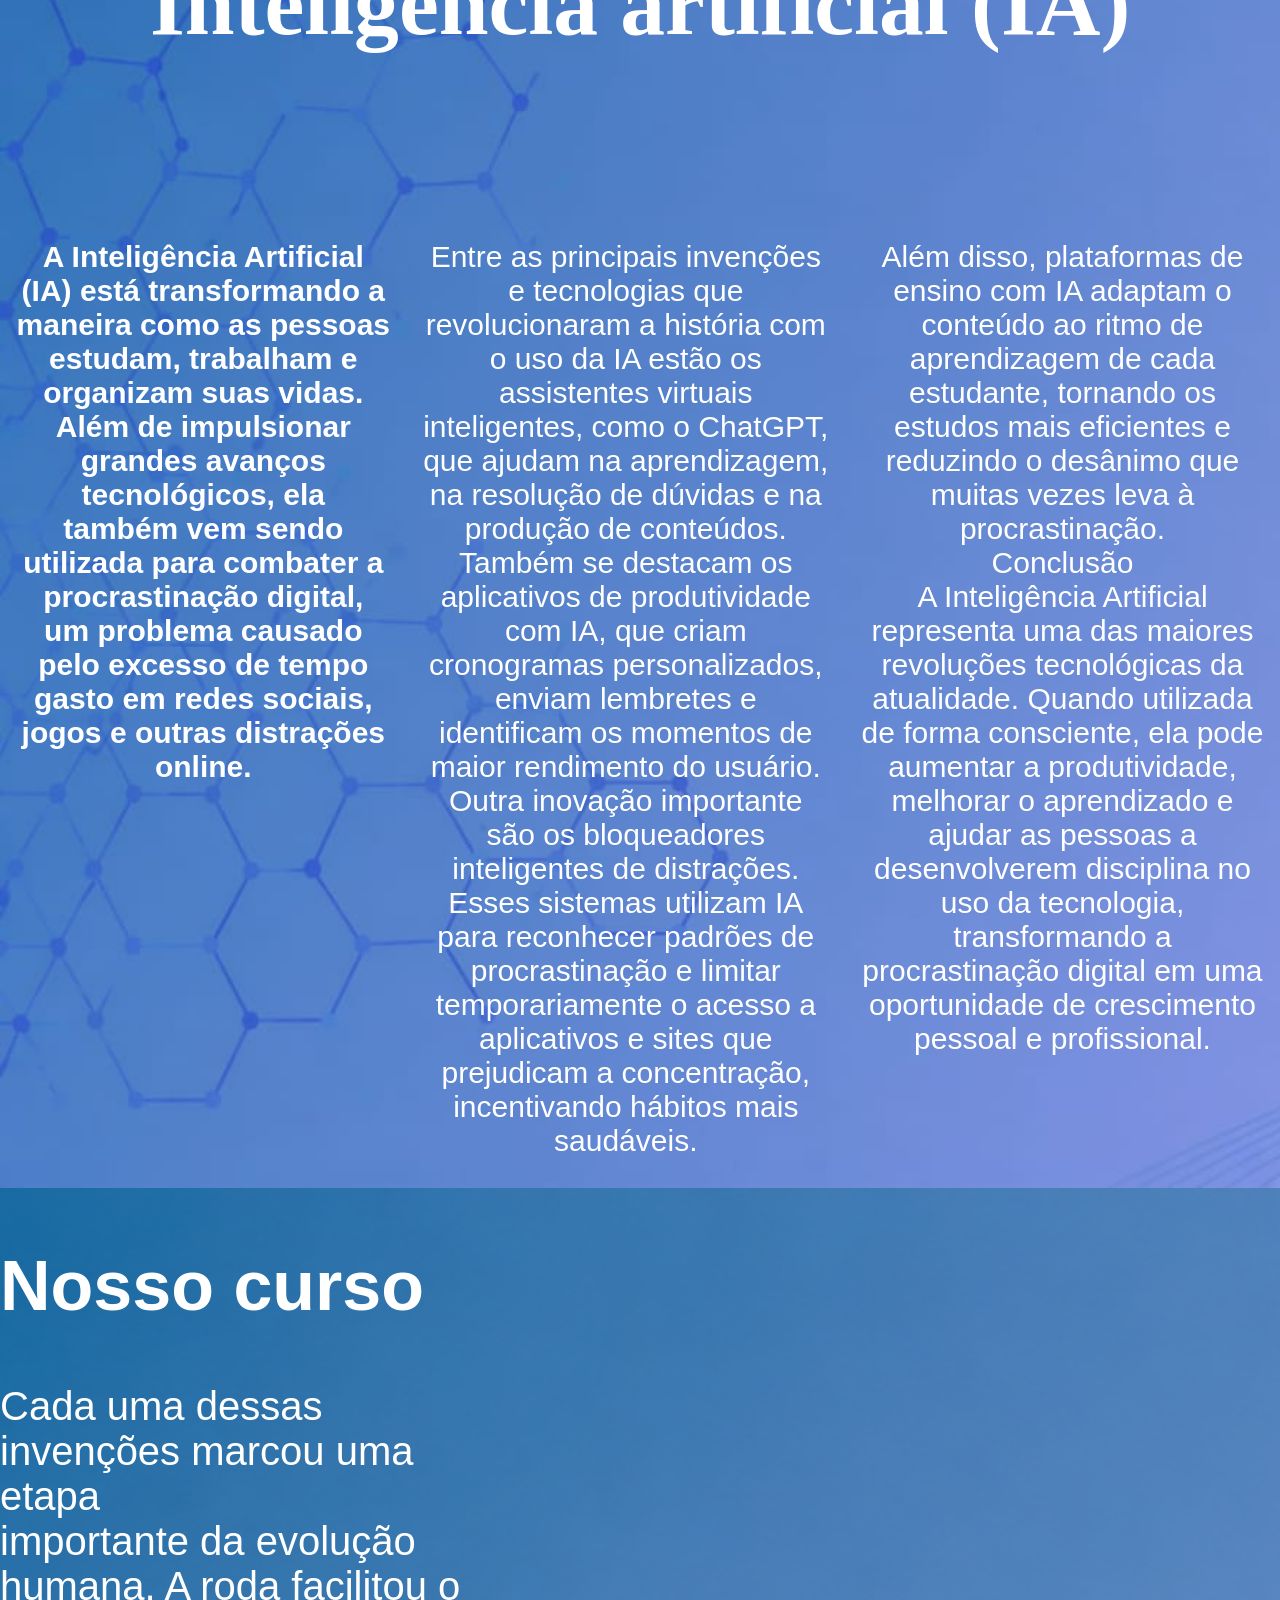
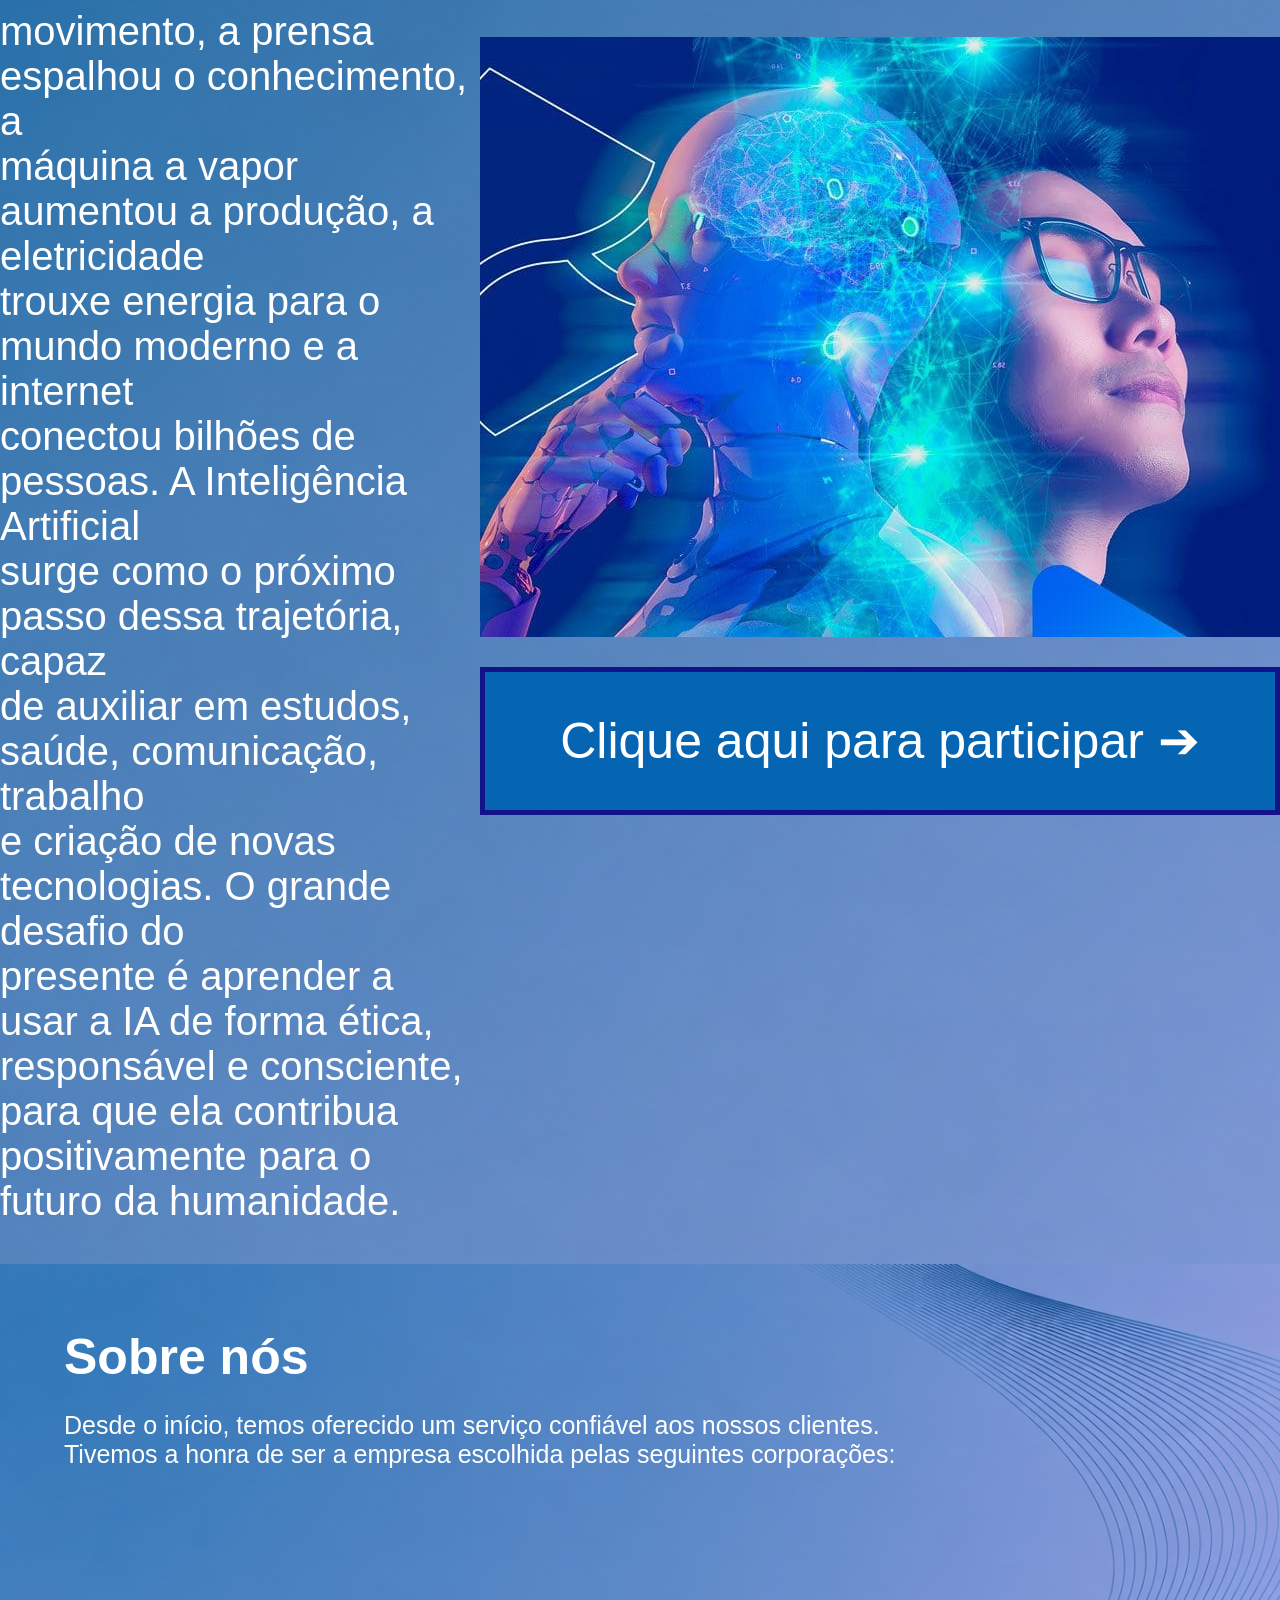
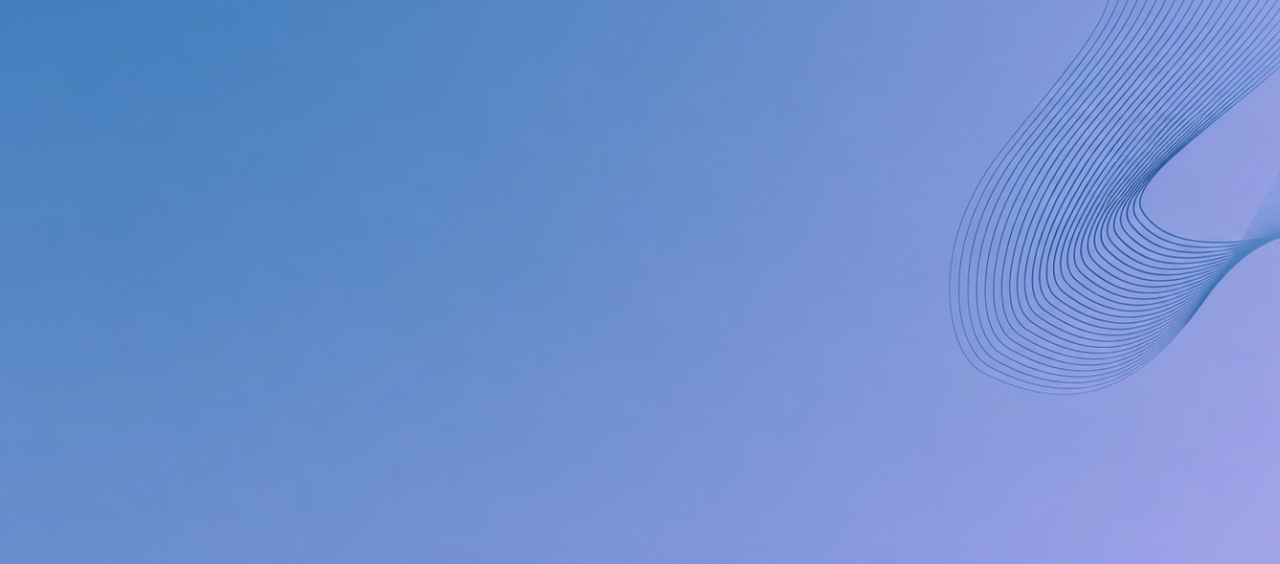
<file: relatorio/Digital Ao Extremo site antigo/index.html>
<!DOCTYPE html>
<html lang="en">

<head>
    <meta charset="UTF-8">
    <meta name="viewport" content="width=device-width, initial-scale=1.0">
    <title>Futuro com a IA</title>
    <link rel="icon" href="ceepicon.jfif">
    <link rel="stylesheet" href="style.css">
    <link rel="stylesheet" href="https://cdn.jsdelivr.net/npm/bootstrap-icons@1.11.3/font/bootstrap-icons.min.css">
    <script src="java_script.js" defer></script>
</head>

<body>
    <header>
        <button class="menu-mobile" onclick="abrirMenu()">☰</button>
        
        <div class="barra_de_pesquisa">
            <a class="bi-search" href="#pesquisa"></a>
            <input type="text" id="pesquisa">
            <i class="bi-x-lg" id="limpar"></i>

        </div>
        <nav>
            <a href="#inv">Invenções</a>
            <a  href="#curso">Nosso curso</a>
            <a href="#nos">Sobre nós</a>
        </nav>
    </header>
    <main>
        <section class="inicio">
            <h1>Futuro com a <br>IA</h1>
            <p>Especialização. Compromisso. Valor.</p>
        </section>

        <section class="invençoes" id="inv">
            <a class="reveal" href="#1inv">Invenções ➔</a>
        </section>

        <section class="sessao1" id="1inv">

            <div class="topic-img">
                <h1 class="reveal">1.A roda (cerca de<br> 3.500 a.c)</h1>
                <img class="reveal" src="1.A roda.jpeg" alt="">
            </div>

            <div class="texto-inv reveal">
                <p>A roda é considerada uma das primeiras grandes invenções da<br>
                    humanidade. Surgiu na Mesopotâmia e inicialmente foi usada em<br>
                    carroças e instrumentos de trabalho. Com ela, o transporte de pessoas e<br>
                    mercadorias ficou muito mais fácil, permitindo o crescimento do<br>
                    comércio e das cidades. Sem a roda, o desenvolvimento das civilizações<br>
                    teria sido muito mais lento.<br>
                    Impacto principal: facilitou o transporte, a agricultura e o comércio.</p>
            </div>
        </section>

        <section class="sessao2">
            <div class="topic-img reveal">
                <h1 class="reveal">2. A prensa de<br> Gutemberg (século<br>XV)</h1>
                <img class="reveal" src="2. A prensa de Gutembeg.jpeg" alt="">
            </div>

            <div class="texto-inv reveal">
                <p>Inventada por Johannes Gutenberg por volta de 1450, a prensa de tipos<br>
                    móveis revolucionou a comunicação. Antes dela, os livros eram copiados<br>
                    à mão, o que os tornava raros e caros. A nova tecnologia permitiu<br>
                    imprimir milhares de cópias rapidamente, espalhando ideias,<br>
                    conhecimentos científicos e obras literárias. Isso contribuiu para o<br>
                    Renascimento, a Reforma Protestante e o avanço da educação.<br>
                    Impacto principal: democratizou o acesso ao conhecimento.</p>
            </div>
        </section>

        <section class="sessao3">
            <div class="topic-img reveal">
                <h1 class="reveal" style="color: rgb(76, 50, 3);">3. A máquina a<br> vapor(século XVIII)</h1>
                <img class="reveal" src="3.A maquina a vapor.jpeg" alt="">
            </div>

            <div class="texto-inv reveal">
                <p>A máquina a vapor foi aperfeiçoada por James Watt e se tornou o<br>
                    símbolo da Revolução Industrial. Ela transformou fábricas, minas, naviose trens, aumentando
                    enormemente a produção de bens. Com essa<br>
                    invenção, o trabalho manual começou a ser substituído por máquinas,<br>
                    mudando a economia e a vida das pessoas em todo o mundo.<br>
                    Impacto principal: impulsionou a industrialização e o crescimento<br>
                    econômico.
                </p>
            </div>
        </section>

        <section class="sessao4">
            <div class="topic-img reveal">
                <h1 class="reveal" style="color: rgb(120, 79, 4);">4. A eletricidade e<br> a lâmpada elétrica</h1>
                <img class="reveal" src="4. A eletricidade e a lampada eletrica.jpeg" alt="">
            </div>

            <div class="texto-inv reveal">
                <p>O domínio da eletricidade foi uma das maiores conquistas científicas da<br>
                    humanidade. A lâmpada elétrica, popularizada por Thomas Edison, permitiu<br>
                    iluminar casas, ruas e fábricas de forma segura e eficiente. A partir da eletricidade<br>
                    surgiram motores, eletrodomésticos, computadores, celulares e praticamente toda<br>
                    a tecnologia moderna.<br>
                    Impacto principal: transformou a vida cotidiana e possibilitou o avanço<br>
                    tecnológico.
                </p>
            </div>
        </section>
        <section class="sessao5">
            <div class="topic-img reveal">
                <h1 class="reveal">5.Computador<br>(1945)</h1>
                <img class="reveal" src="5.computador.jpeg" alt="">
            </div>

            <div class="texto-inv reveal">
                <p>A história do computador começou há muito tempo, mas o<br>
                    primeiro computador eletrônico de grande porte<br>
                    amplamente reconhecido foi o ENIAC.<br>
                    Ano de criação: 1945 (foi concluído em 1945 e apresentadoao público em 1946).<br>
                    Criadores: John W. Mauchly e J. Presper Eckert.<br>
                    Para que servia originalmente: Foi desenvolvido para realizarcálculos matemáticos muito complexos,
                    principalmente paracalcular tabelas de trajetória de projéteis para o Exército dosEstados Unidos
                    durante a Segunda Guerra Mundial.<br>
                    Com o passar dos anos, os computadores evoluíram e hoje<br>
                    são usados para diversas atividades, como estudar,<br>
                    trabalhar, acessar a internet, criar programas, jogar,<br>
                    comunicar-se e armazenar informações.</p>
            </div>
        </section>
        <section class="sessao6">
            <div class="topic-img reveal">
                <h1 class="reveal">6. A internet<br> (século XX)</h1>
                <img class="reveal" src="6.A internet.jpeg" alt="">
            </div>

            <div class="texto-inv reveal">
                <p>Criada inicialmente para conectar computadores em projetos militares e científicos,
                    a internet se expandiu para o mundo inteiro. Ela permite comunicação instantânea,
                    acesso a informações, ensino a distância, compras online e trabalho remoto. Hoje,
                    bilhões de pessoas utilizam a internet diariamente, tornando-a uma das invenções
                    mais influentes da história.
                    Impacto principal: conectou o mundo e acelerou a circulação de informações.</p>
            </div>
        </section>
        <section class="sessao7">
            <div class="topic-img reveal">
                <h1 class="reveal">7. IA</h1>
                <img class="reveal" src="7.IA.jpeg" alt="">
            </div>

            <div class="sessao7-text-buttom reveal">
                <p>Sobre a Inteligência Artificial (IA):<br><br>
                    Ano de criação: 1956, quando o termo Inteligência Artificial foi apresentado<br>
                    durante a Conferência de Dartmouth.<br><br>
                    Principal responsável pelo termo: John McCarthy.<br><br>
                    Para que servia originalmente: A IA foi criada para desenvolver sistemas capazes desimular a
                    inteligência humana, realizando tarefas como resolver problemas,<br>
                    aprender, tomar decisões e compreender linguagem.<br><br>
                    Hoje, a IA é utilizada em assistentes virtuais, tradutores, carros autônomos,<br>
                    reconhecimento de voz e imagem, recomendações de filmes e músicas,<br>
                    diagnósticos médicos, educação e diversas outras áreas.</p>

                <a href="#curso">Saiba mais sobre a IA</a>
            </div>
        </section>
        <section class="sessao8">
            <div class="topic-img reveal">
                <h1 class="reveal">Inteligência artificial (IA)</h1>
            </div>

            <div class="sessao8-text reveal">
                <strong>
                    <p>A Inteligência Artificial<br>
                        (IA) está transformando a<br>
                        maneira como as pessoas<br>
                        estudam, trabalham e<br>
                        organizam suas vidas.<br>
                        Além de impulsionar<br>
                        grandes avanços<br>
                        tecnológicos, ela<br>
                        também vem sendo<br>
                        utilizada para combater a<br>
                        procrastinação digital,<br>
                        um problema causado<br>
                        pelo excesso de tempo<br>
                        gasto em redes sociais,<br>
                        jogos e outras distrações<br>
                        online.</p>
                </strong>

                <p>Entre as principais invenções<br>
                    e tecnologias que<br>
                    revolucionaram a história com<br>
                    o uso da IA estão os<br>
                    assistentes virtuais<br>
                    inteligentes, como o ChatGPT,<br>
                    que ajudam na aprendizagem,<br>
                    na resolução de dúvidas e na<br>
                    produção de conteúdos.<br>
                    Também se destacam os<br>
                    aplicativos de produtividade<br>
                    com IA, que criam<br>
                    cronogramas personalizados,<br>
                    enviam lembretes e<br>
                    identificam os momentos de<br>
                    maior rendimento do usuário.<br>
                    Outra inovação importante<br>
                    são os bloqueadores<br>
                    inteligentes de distrações.<br>
                    Esses sistemas utilizam IA<br>
                    para reconhecer padrões de<br>
                    procrastinação e limitar<br>
                    temporariamente o acesso a<br>
                    aplicativos e sites que<br>
                    prejudicam a concentração,<br>
                    incentivando hábitos mais<br>
                    saudáveis.
                </p>

                <p>Além disso, plataformas de<br>
                    ensino com IA adaptam o<br>
                    conteúdo ao ritmo de<br>
                    aprendizagem de cada<br>
                    estudante, tornando os<br>
                    estudos mais eficientes e<br>
                    reduzindo o desânimo que<br>
                    muitas vezes leva à<br>
                    procrastinação.<br>
                    Conclusão<br>
                    A Inteligência Artificial<br>
                    representa uma das maiores<br>
                    revoluções tecnológicas da<br>
                    atualidade. Quando utilizada<br>
                    de forma consciente, ela pode<br>
                    aumentar a produtividade,<br>
                    melhorar o aprendizado e<br>
                    ajudar as pessoas a<br>
                    desenvolverem disciplina no<br>
                    uso da tecnologia,<br>
                    transformando a<br>
                    procrastinação digital em uma<br>
                    oportunidade de crescimento<br>
                    pessoal e profissional.</p>
            </div>
        </section>

        <section class="nossocurso" id="curso">
            <div class="curso-text reveal">
                <h1>Nosso curso</h1>
                <p>Cada uma dessas invenções marcou uma etapa<br>
                    importante da evolução humana. A roda facilitou o<br>
                    movimento, a prensa espalhou o conhecimento, a<br>
                    máquina a vapor aumentou a produção, a eletricidade<br>
                    trouxe energia para o mundo moderno e a internet<br>
                    conectou bilhões de pessoas. A Inteligência Artificial<br>
                    surge como o próximo passo dessa trajetória, capaz<br>
                    de auxiliar em estudos, saúde, comunicação, trabalho<br>
                    e criação de novas tecnologias. O grande desafio do<br>
                    presente é aprender a usar a IA de forma ética,<br>
                    responsável e consciente, para que ela contribua<br>
                    positivamente para o futuro da humanidade.</p>
            </div>
            <div class="curso-img-buttom reveal">
                <img class="reveal" src="Curso.jpeg" alt="">
                <a class="reveal" href="compra.html" target="_blank">Clique aqui para participar ➔</a>
            </div>
        </section>

        <section class="sobrenos" id="nos">
            <h1 class="reveal">Sobre nós</h1>
            <p class="reveal">Desde o início, temos oferecido um serviço confiável aos nossos clientes.<br>
                Tivemos a honra de ser a empresa escolhida pelas seguintes corporações:</p>
        </section>

    </main>
    <footer></footer>
</body>

</html>
</file>
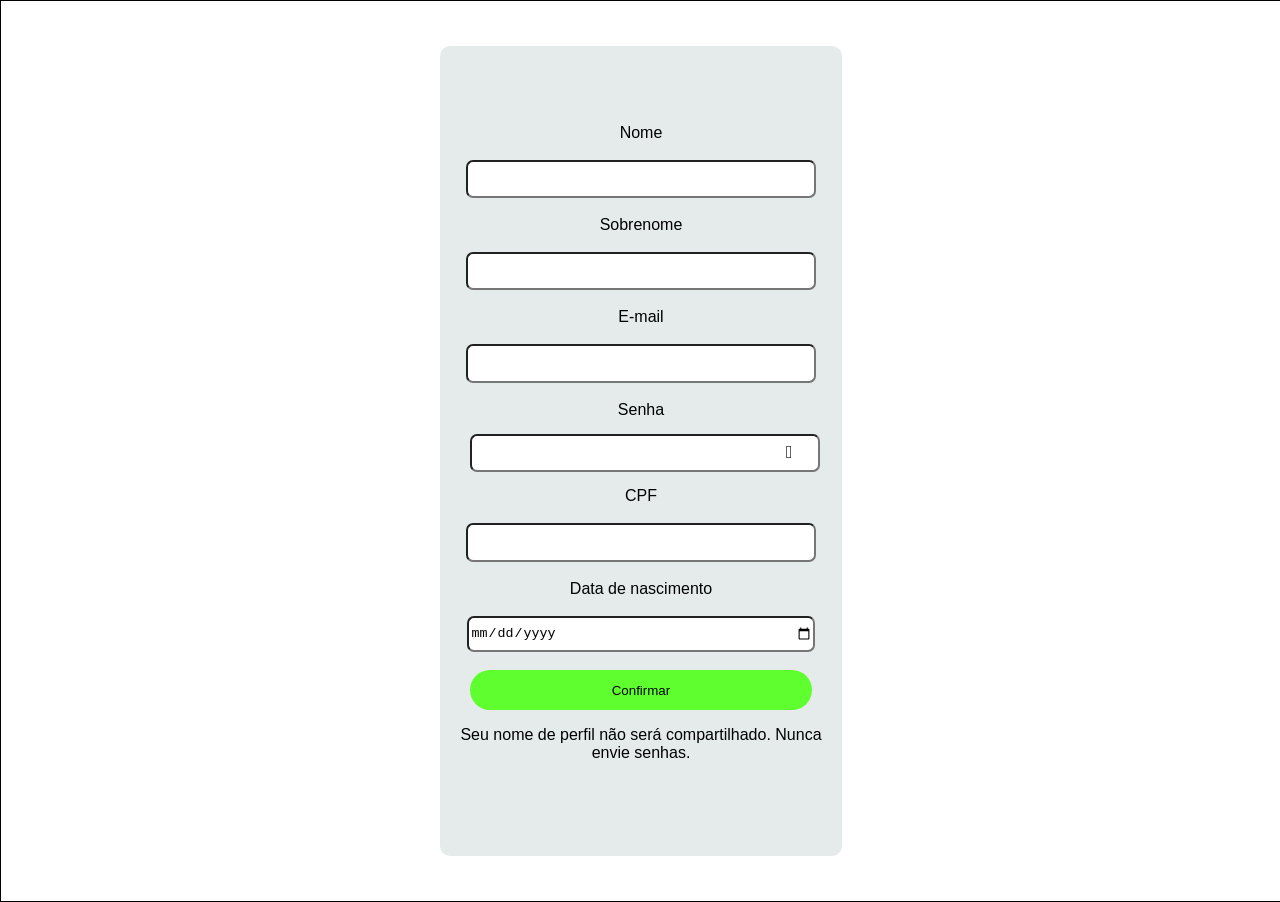
<file: compra.html>
<!DOCTYPE html>
<html lang="en">

<head>
    <meta charset="UTF-8">
    <meta name="viewport" content="width=device-width, initial-scale=1.0">
    <title>Compra do curso</title>
    <link rel="icon" href="imagens/Logo.png">
    <link rel="stylesheet" href="https://cdn.jsdelivr.net/npm/bootstrap-icons@1.11.3/font/bootstrap-icons.min.css">
    <style>
        html {
            margin: 0;
            padding: 0;
            width: 100%;
            max-width: 100%;
            overflow-x: hidden;
        }

        body {
            padding: 0;
            margin: 0;
            width: 100%;
            max-width: 100%;
            overflow-x: hidden;
        }

        .compra {
            border: solid 1px;
            min-height: 100vh;
            margin: 0;
            display: flex;
            justify-content: center;
            align-items: center;
            background-color: white;
            width: 100%;
        }

        .campo-compra {
            display: flex;
            justify-content: center;
            align-items: center;
            width: 85%;
        }

        .campo-compra p {
            text-align: center;
        }

        form {
            height: 90vh;
            display: flex;
            justify-content: center;
            align-items: center;
            flex-direction: column;
            width: 37%;
            background-color: rgba(227, 234, 233, 0.925);
            border-radius: 10px;
            animation: aparecer 0.8s ease;
        }

        @keyframes aparecer {
            from {
                opacity: 0;
                transform: translateY(30px);
            }

            to {
                opacity: 1;
                transform: translateY(0);
            }
        }

        form label {
            text-align: start;
            font-family: Arial, Helvetica, sans-serif;
            display: flex;
        }

        form input {
            border-radius: 7px;
            height: 4%;
            width: 85%;
        }

        form input:focus {
            border-color: rgb(70, 130, 255);
            box-shadow: 0 0 5px rgba(70, 130, 255, 0.5);
            outline: none;
        }

        .campo-senha {
            display: flex;
            align-items: center;
            width: 85%;
            height: 4%;
        }

        .campo-senha input {
            width: 100%;
            height: 100%;
        }

        /* Esconde o olho automático do Edge */
        input[type="password"]::-ms-reveal,
        input[type="password"]::-ms-clear {
            display: none;
        }

        .olho {
            margin-left: -40px;
            border: none;
            background: transparent;
            cursor: pointer;
            font-size: 18px;
        }

        form p {
            text-align: start;
            font-family: Arial, Helvetica, sans-serif;
            display: flex;
        }

        .confirmar {
            background-color: rgb(95, 255, 47);
            width: 85%;
            height: 5%;
            border: none;
            border-radius: 25px;
            cursor: pointer;
            display: flex;
            align-items: center;
            justify-content: center;
        }
        .confirmar a {
            width: 100%;
            height: 100%;
            text-decoration: none;
            color: black;
            display: flex;
            align-items: center;
            justify-content: center;
        }

        .confirmar:hover {
            background-color: rgb(75, 220, 35);
            transform: scale(1.02);
        }

        @media (max-width: 1000px) {
            .compra {
                min-height: 100vh;
            }

            .campo-compra {
                width: 100%;
            }

            form {
                width: 100%;
            }

            .sobrenos {
                display: flex;
                flex-direction: column;
            }
        }
    </style>
    <script>
        function mostrarSenha() {
            const senha = document.getElementById("senha");

            if (senha.type === "password") {
                senha.type = "text";
            } else {
                senha.type = "password";
            }
        }
    </script>
</head>

<body>
    <main>
        <section class="compra" id="compra">

            <div class="campo-compra">

                <form action="">

                    <label for="nome">Nome</label><br>
                    <input type="text" id="nome" name="nome" required><br>

                    <label for="sobrenome">Sobrenome</label><br>
                    <input type="text" id="sobrenome" name="sobrenome" required><br>

                    <label for="email">E-mail</label><br>
                    <input type="email" id="email" name="email" required><br>

                    <label for="senha">Senha</label><br>

                    <div class="campo-senha">
                        <input type="password" id="senha" name="senha" required>
                        <button type="button" class="olho" onclick="mostrarSenha()">𖠂</button>
                    </div><br>
                    <label for="cpf">CPF</label><br>
                    <input type="text" id="cpf" name="cpf" required><br>

                    <label for="nascimento">Data de nascimento</label><br>
                    <input type="date" id="nascimento" name="nascimento" required><br>

                    <button class="confirmar" type="submit"><a href="Curso com apostilha/index.html">Confirmar</a></button>

                    <p>Seu nome de perfil não será compartilhado. Nunca envie senhas.</p>

                </form>

            </div>

        </section>
    </main>
</body>

</html>
</file>
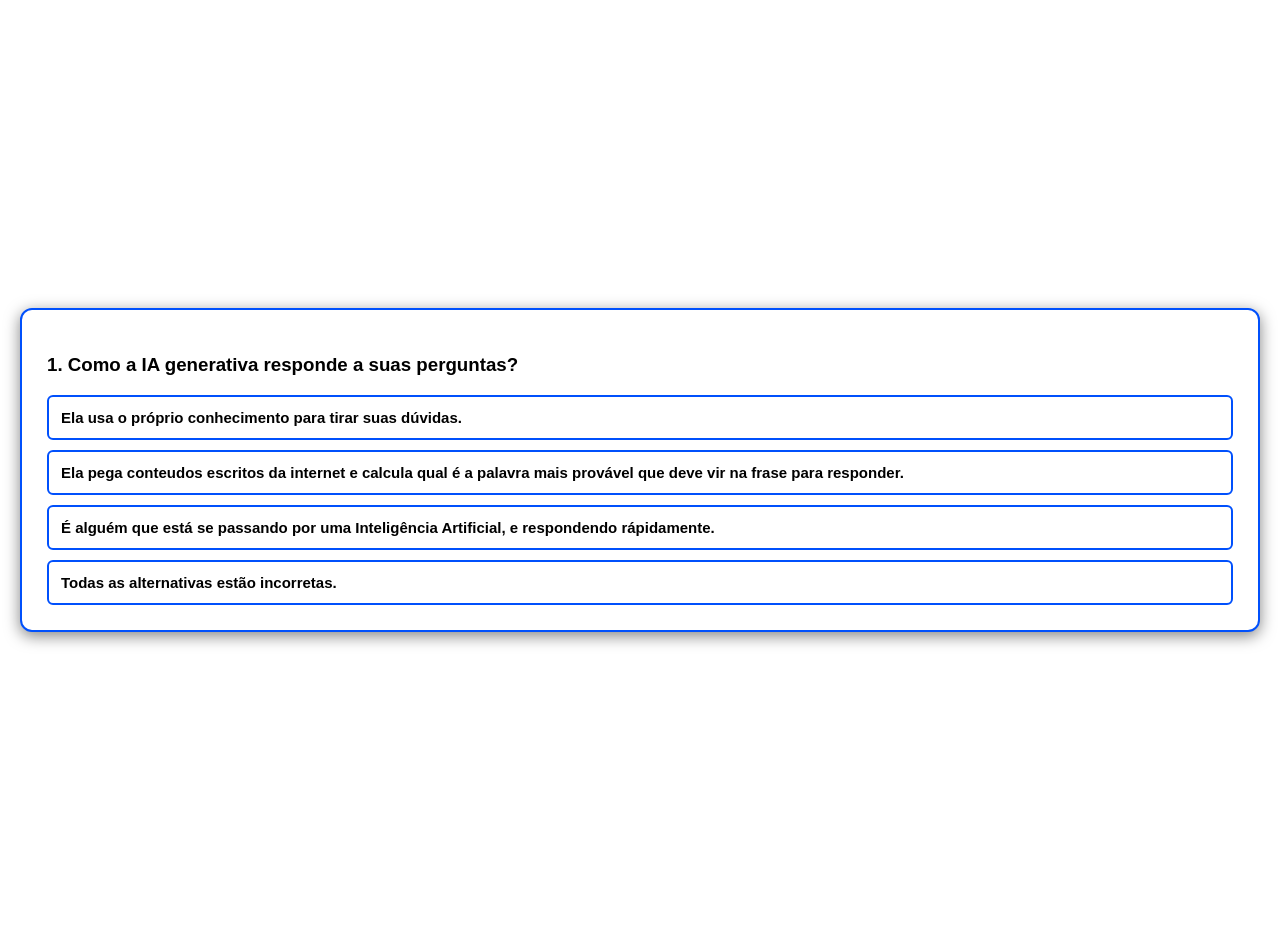
<file: Curso com apostilha/quiz1.html>
<!DOCTYPE html>
<html lang="pt-BR">
<head>
    <meta charset="UTF-8">
    <meta name="viewport" content="width=device-width, initial-scale=1.0">
    <title>Avaliação do Curso de IA</title>
    <style>
        body {
            font-family: Arial, sans-serif;
            background-color: #ffffff;
            color: rgb(0, 0, 0);
            display: flex;
            flex-direction: column;
            align-items: center;
            justify-content: center;
            min-height: 100vh;
            margin: 0;
            padding: 20px;
        }
        .caixa-quiz {
            background-color: #ffffff;
            border: solid 2px #0050fc;
            border-radius: 12px;
            padding: 25px;
            width: 100%;
            max-width: 2000px;
            box-sizing: border-box;
            box-shadow: 0 4px 15px rgba(10, 10, 10, 0.5);
        }
        .opcoes-container {
            display: flex;
            flex-direction: column;
            gap: 10px;
            margin-top: 15px;
        }
        .btn-opcao {
            background-color: #ffffff;
            color: rgb(0, 0, 0);
            border: solid 2px #0050fc;
            padding: 12px;
            border-radius: 6px;
            cursor: pointer;
            text-align: left;
            font-size: 15px;
            font-weight: bold;
            transition: 0.2s;
        }
        .btn-opcao:hover {
            background-color: #0050fc;
            border-color: #00a2ff;
        }
        .btn-voltar {
            background-color: #28a745;
            color: white;
            border: none;
            padding: 12px 20px;
            border-radius: 5px;
            cursor: pointer;
            font-weight: bold;
            font-size: 16px;
            margin-top: 15px;
            width: 100%;
        }

        @media (max-width: 600px) {

    body {
        padding: 10px;
        justify-content: center;
    }

    .caixa-quiz {
        width: 100%;
        max-width: 100%;
        padding: 20px;
    }

    .caixa-quiz h3 {
        font-size: 18px;
        line-height: 1.4;
    }

    .opcoes-container {
        gap: 10px;
        margin-top: 15px;
    }

    .btn-opcao {
        width: 100%;
        padding: 14px 12px;
        font-size: 15px;
        line-height: 1.3;
        box-sizing: border-box;
    }

    .btn-voltar {
        width: 100%;
        font-size: 15px;
        padding: 13px;
    }
}
    </style>
</head>
<body>

    <div class="caixa-quiz" id="conteudo-quiz">
        <!-- O JavaScript vai injetar as perguntas aqui -->
    </div>

    <script>
        // Banco de dados com as 10 perguntas do módulo Iniciante
        const perguntasIniciante = [
            { enunciado: "1. Como a IA generativa responde a suas perguntas?", opcoes: ["Ela usa o próprio conhecimento para tirar suas dúvidas.", "Ela pega conteudos escritos da internet e calcula qual é a palavra mais provável que deve vir na frase para responder.", "É alguém que está se passando por uma Inteligência Artificial, e respondendo rápidamente.", "Todas as alternativas estão incorretas."], correta: 1 },
            { enunciado: "2. O que é Prompt? Assinale a alternativa correta.", opcoes: ["Prompt é o nome de um tipo de IA generativa.", "É uma sigla de uma empresa milionária focada em tecnologia.", "É uma palavra que quando digitada no chat de alguma IA, libera funções extras para o usuário.", " É um comando ou pergunta que você digita na caixa de texto de uma IA ."], correta: 3 },
            { enunciado: "3. O que significa a sigla R.C.T?", opcoes: ["Refaça Construa e Treine.", "Reapeat(Repita), Create(Crie), Test(Teste)", "Reorganize Com Textos.", "Role(Papel), Context(Contexto), Task(Tarefa)."], correta: 3 },
            { enunciado: "4. O que as IAs conseguem fazer? Assinale a alternativa incorreta.", opcoes: ["Criar histórias, poemas, frases do zero.", "Responder dúvidas do usuário.", "gerar imagens com base na descrição do usuário.", "Resumir textos."], correta: 0 },
            { enunciado: "5. Quando e onde foi criado o primeiro neurônio artificial?", opcoes: ["Em 1948 nos Estados Unidos.", "Em 1943 nos Estados Unidos.", "Em 1950 no Reino Unido.", "Em 1946 no Reino Unido."], correta: 1 },
            { enunciado: "6. Quem era o organizador da conferência de Dartmouth em 1956?", opcoes: ["Alan Turing.", "Warren McCulloch.", "John McCarthy.", "Marvin Minsky."], correta: 2 },
            { enunciado: "7. Uma década depois, em 1966, Joseph Weizenbaum consolidaria essa era ao criar a ELIZA. O que era a ELIZA?", opcoes: ["Um chatbot.", "Um super computador.", "Uma IA generativa.", "Um androide."], correta: 0 },
            { enunciado: "8. O que ocorreu entre 1974 e 1980?", opcoes: ["O terceiro inverno da IA.", "A Conferência de Dartmouth.", "O segundo inverno da IA.", "O primeiro inverno da IA."], correta: 3 },
            { enunciado: "9. Resumindo, O que é IA?", opcoes: ["É um robô com consciencia.", "É uma tecnologia que aprende sozinha, e faz calculos para obter respostas.", "É uma tecnologia altamente inteligente ao ponto de fazer qualquer coisa.", "É um aplicativo de mensagens."], correta: 1 },
            { enunciado: "10. Por que em 1974 à 1980, os governos dos EUA e do Reino Unido cortaram drasticamente as verbas de pesquisa de maquinas totalmente inteligentes?", opcoes: ["Porque estavam em guerra, e não podiam continuar a pesquisa.", "Porque os cientistas abandonaram o projeto.", "Porque faltava orçamento.", " Porque os computadores não tinham memória nem poder de processamento para lidar."], correta: 3 }
        ];

        let perguntaAtual = 0;
        let acertos = 0;
        const caixaQuiz = document.getElementById("conteudo-quiz");

        // O SEGREDO DA OPÇÃO 2: Lê qual nível o aluno deve responder olhando a URL
        const parametrosUrl = new URLSearchParams(window.location.search);
        const nivelSelecionado = parametrosUrl.get("nivel");

        function carregarQuestao() {
            caixaQuiz.innerHTML = ""; // Limpa a tela

            if (perguntaAtual < perguntasIniciante.length) {
                const questao = perguntasIniciante[perguntaAtual];

                const titulo = document.createElement("h3");
                titulo.innerText = questao.enunciado;
                caixaQuiz.appendChild(titulo);

                const containerOpcoes = document.createElement("div");
                containerOpcoes.className = "opcoes-container";

                questao.opcoes.forEach((opcao, index) => {
                    const btn = document.createElement("button");
                    btn.className = "btn-opcao";
                    btn.innerText = opcao;
                    btn.onclick = () => {
                        if (index === questao.correta) acertos++;
                        perguntaAtual++;
                        carregarQuestao(); // Vai para a próxima pergunta
                    };
                    containerOpcoes.appendChild(btn);
                });
                caixaQuiz.appendChild(containerOpcoes);
            } else {
                finalizarAvaliacao();
            }
        }

        function finalizarAvaliacao() {
            // Se tirar nota 10 ou mais, gera o link de aprovação para mandar de volta
            if (acertos >= 10) {
                caixaQuiz.innerHTML = `
                    <h2>🎉 Parabéns, você passou!</h2>
                    <p>Você acertou <strong>${acertos} de 10</strong> perguntas.</p>
                    <button onclick="retornarComSucesso()" class="btn-voltar">Desbloquear Módulo Intermediário</button>
                `;
            } else {
                caixaQuiz.innerHTML = `
                    <h2>❌ Nota insuficiente (Abaixo de 10)</h2>
                    <p>Você acertou <strong>${acertos} de 10</strong> perguntas.</p>
                    <button onclick="window.location.reload();" class="btn-voltar" style="background:#ff3333;">Tentar Novamente</button>
                `;
            }
        }

        // Envia o aluno de volta fofocando pelo link que ele passou
        function retornarComSucesso() {
            window.location.href = "index.html?qz1=passou";
        }

        // Inicia o quiz ao abrir a página
        carregarQuestao();
    </script>
</body>
</html>
</file>
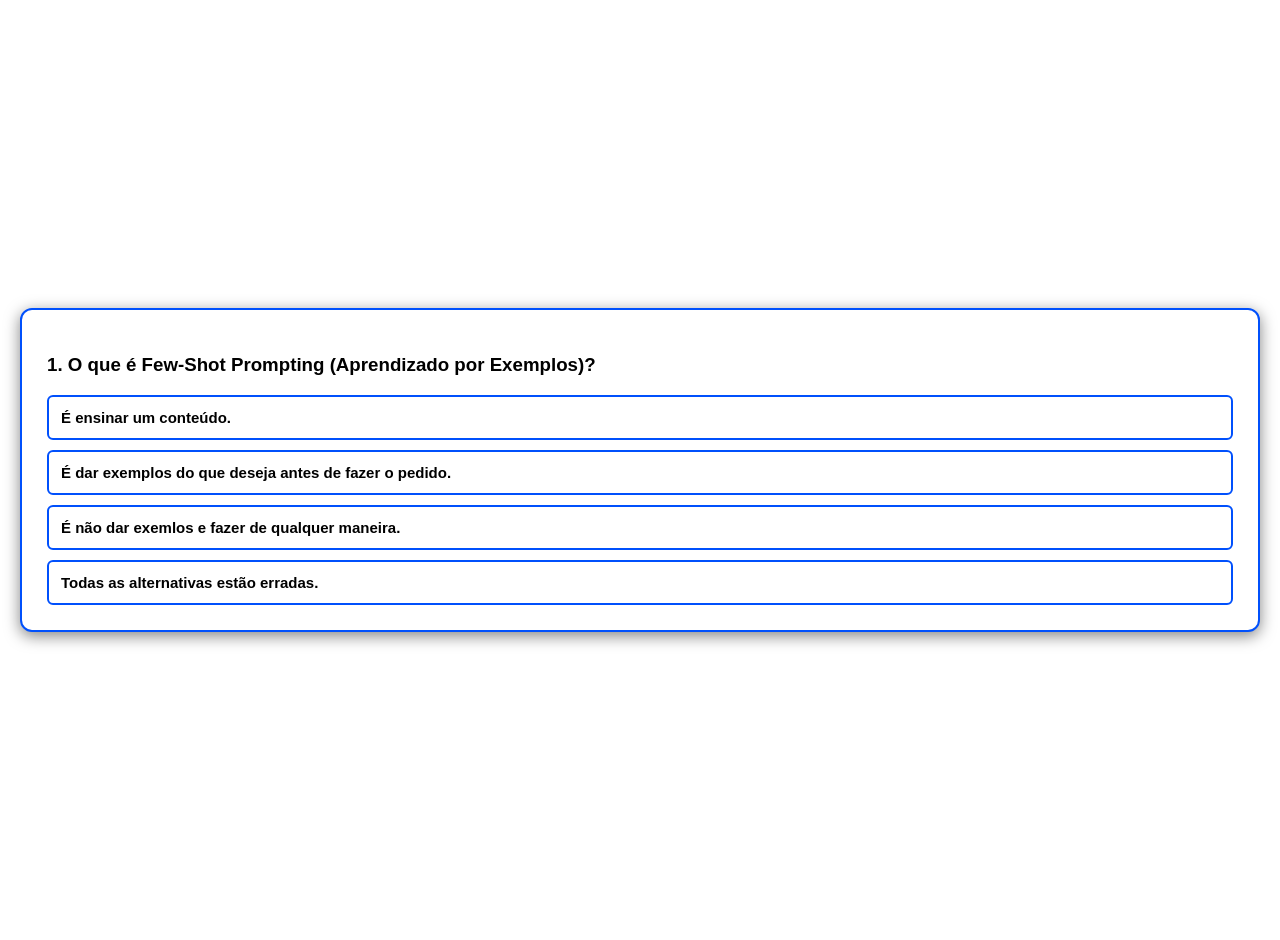
<file: Curso com apostilha/quiz2.html>
<!DOCTYPE html>
<html lang="pt-BR">
<head>
    <meta charset="UTF-8">
    <meta name="viewport" content="width=device-width, initial-scale=1.0">
    <title>Avaliação do Curso de IA</title>
    <style>
              body {
            font-family: Arial, sans-serif;
            background-color: #ffffff;
            color: rgb(0, 0, 0);
            display: flex;
            flex-direction: column;
            align-items: center;
            justify-content: center;
            min-height: 100vh;
            margin: 0;
            padding: 20px;
        }
        .caixa-quiz {
            background-color: #ffffff;
            border: solid 2px #0050fc;
            border-radius: 12px;
            padding: 25px;
            width: 100%;
            max-width: 2000px;
            box-sizing: border-box;
            box-shadow: 0 4px 15px rgba(10, 10, 10, 0.5);
        }
        .opcoes-container {
            display: flex;
            flex-direction: column;
            gap: 10px;
            margin-top: 15px;
        }
        .btn-opcao {
            background-color: #ffffff;
            color: rgb(0, 0, 0);
            border: solid 2px #0050fc;
            padding: 12px;
            border-radius: 6px;
            cursor: pointer;
            text-align: left;
            font-size: 15px;
            font-weight: bold;
            transition: 0.2s;
        }
        .btn-opcao:hover {
            background-color: #0050fc;
            border-color: #00a2ff;
        }
        .btn-voltar {
            background-color: #28a745;
            color: white;
            border: none;
            padding: 12px 20px;
            border-radius: 5px;
            cursor: pointer;
            font-weight: bold;
            font-size: 16px;
            margin-top: 15px;
            width: 100%;
        }

        @media (max-width: 600px) {

    body {
        padding: 10px;
        justify-content: center;
    }

    .caixa-quiz {
        width: 100%;
        max-width: 100%;
        padding: 20px;
    }

    .caixa-quiz h3 {
        font-size: 18px;
        line-height: 1.4;
    }

    .opcoes-container {
        gap: 10px;
        margin-top: 15px;
    }

    .btn-opcao {
        width: 100%;
        padding: 14px 12px;
        font-size: 15px;
        line-height: 1.3;
        box-sizing: border-box;
    }

    .btn-voltar {
        width: 100%;
        font-size: 15px;
        padding: 13px;
    }
}
    </style>
</head>
<body>

    <div class="caixa-quiz" id="conteudo-quiz">
        
    </div>

    <script>
        // Banco de dados com as perguntas do módulo Intermediário
        const perguntasIntermediario = [
            { enunciado: "1. O que é Few-Shot Prompting (Aprendizado por Exemplos)?", opcoes: ["É ensinar um conteúdo.", "É dar exemplos do que deseja antes de fazer o pedido.", "É não dar exemlos e fazer de qualquer maneira.", "Todas as alternativas estão erradas."], correta: 1 },
            { enunciado: "2. Pra que serve o Chain of Thought (Cadeia de Pensamento)?", opcoes: ["Serve para tirar dúvidas.", "Serve como aprendizado por exemplos.", "Serve pra ensinar a como criar.", "Serve pra ativar a lógica para obter um melhor resultado."], correta: 3 },
            { enunciado: "3. O que você aprende no nível intermdiário?", opcoes: ["Aprende apenas o necessário.", "Aprende a programar e criar a própria ferramenta.", "Aprende o básico sobre IA.", "Aprende a extrair resultados e a lidar com muitas informações"], correta: 3 },
            { enunciado: "4. Por que usar o v0(vercel)?", opcoes: ["Ajuda no desenvolvimento de interfaces.", "Tem as mesmas funções que todas as IAs.", "É péssima, não serve pra nada.", "É muito útil pra dar dicas."], correta: 0 },
            { enunciado: "5. Por que usar o claude(Anthrofic)?", opcoes: ["Tem capacidade de automação, fazer tudo sozinho.", "Capacidade superior de interpretação de texto, e lógica matemática", "É a melhor ferramenta em cálculo e tecnologia da atualidade.", "Ela tem os melhores chatbots para usuários."], correta: 1 },
            { enunciado: "6. Por que usar o Midjourney?", opcoes: ["É a ferramenta com o maior poder absurdo de cálculos do mundo.", "É capaz de criar poesias perfeitas do zero.", "É líder mundial em qualidade visual e fotorrealismo.", "Ela pode ensinar vários idiomas."], correta: 2 },
            { enunciado: "7. Qual é a importância dessas ferramentas de inteligência artificial?", opcoes: ["Facilita no desenvolvimento de designs e tem melhores interpretações de texto.", "Melhoram o seu bem-estar, ajudando com dicas de bons hábitos.", "Elas criam várias IAs, dessa maneira, a tecnologia dessas ferramentas melhoram a cada dia.", "Auxiliam no seu dia a dia com técnicas de trabalho."], correta: 0 },
            { enunciado: "8. Situação: Uma empresa precisa que você faça uma tela de cadastro pro site dela, qual ferramenta deve ser usada?", opcoes: ["Claude(Anthrofic)", "Midjourney", "Chatgpt", "v0(Vercel)"], correta: 3 },
            { enunciado: "9. Situação: Você tem uma loja, e precisa fazer a sua própria logo, qual ferramenta deve ser usada?", opcoes: ["Qualquer IA.", "Midjourney", "Claude(Anthrofic)", "v0(Vercel)"], correta: 1 },
            { enunciado: "10. Situação: Você precisa analisar todos gastos da sua empresa, e todos eles estão em uma planilha enorme, qual ferramenta deve ser usada?", opcoes: ["Midjourney", "Canva.IA", "v0(Vercel)", " Claude(Anthrofic)"], correta: 3 }
        ];

        let perguntaAtual = 0;
        let acertos = 0;
        const caixaQuiz = document.getElementById("conteudo-quiz");

        function carregarQuestao() {
            caixaQuiz.innerHTML = ""; 

            // CORREÇÃO: Agora checa o tamanho da lista correta (perguntasIntermediario)
            if (perguntaAtual < perguntasIntermediario.length) {
                const questao = perguntasIntermediario[perguntaAtual]; // CORREÇÃO: Pega a pergunta da lista certa

                const titulo = document.createElement("h3");
                titulo.innerText = questao.enunciado;
                caixaQuiz.appendChild(titulo);

                const containerOpcoes = document.createElement("div");
                containerOpcoes.className = "opcoes-container";

                questao.opcoes.forEach((opcao, index) => {
                    const btn = document.createElement("button");
                    btn.className = "btn-opcao";
                    btn.innerText = opcao;
                    btn.onclick = () => {
                        if (index === questao.correta) acertos++;
                        perguntaAtual++;
                        carregarQuestao(); 
                    };
                    containerOpcoes.appendChild(btn);
                });
                containerOpcoes.style.display = "flex";
                containerOpcoes.style.flexDirection = "column";
                containerOpcoes.style.gap = "10px";
                containerOpcoes.style.marginTop = "15px";
                caixaQuiz.appendChild(containerOpcoes);
            } else {
                finalizarAvaliacao();
            }
        }

        function finalizarAvaliacao() {
            if (acertos >= 10) {
                caixaQuiz.innerHTML = `
                    <h2>🎉 Parabéns, você passou!</h2>
                    <p>Você acertou <strong>${acertos} de 10</strong> perguntas.</p>
                    <button onclick="retornarComSucesso()" class="btn-voltar">Desbloquear Módulo Profissional</button>
                `;
            } else {
                caixaQuiz.innerHTML = `
                    <h2>❌ Nota insuficiente</h2>
                    <p>Você acertou <strong>${acertos} de 10</strong> perguntas.</p>
                    <button onclick="window.location.reload();" class="btn-voltar" style="background:#ff3333;">Tentar Novamente</button>
                `;
            }
        }

        // CORREÇÃO: Manda de volta injetando o 'qz2=passou' que destrava o nível profissional
        function retornarComSucesso() {
            window.location.href = "index.html?qz2=passou";
        }

        // Inicia o quiz ao abrir a página
        carregarQuestao();
    </script>
</body>
</html>
</file>
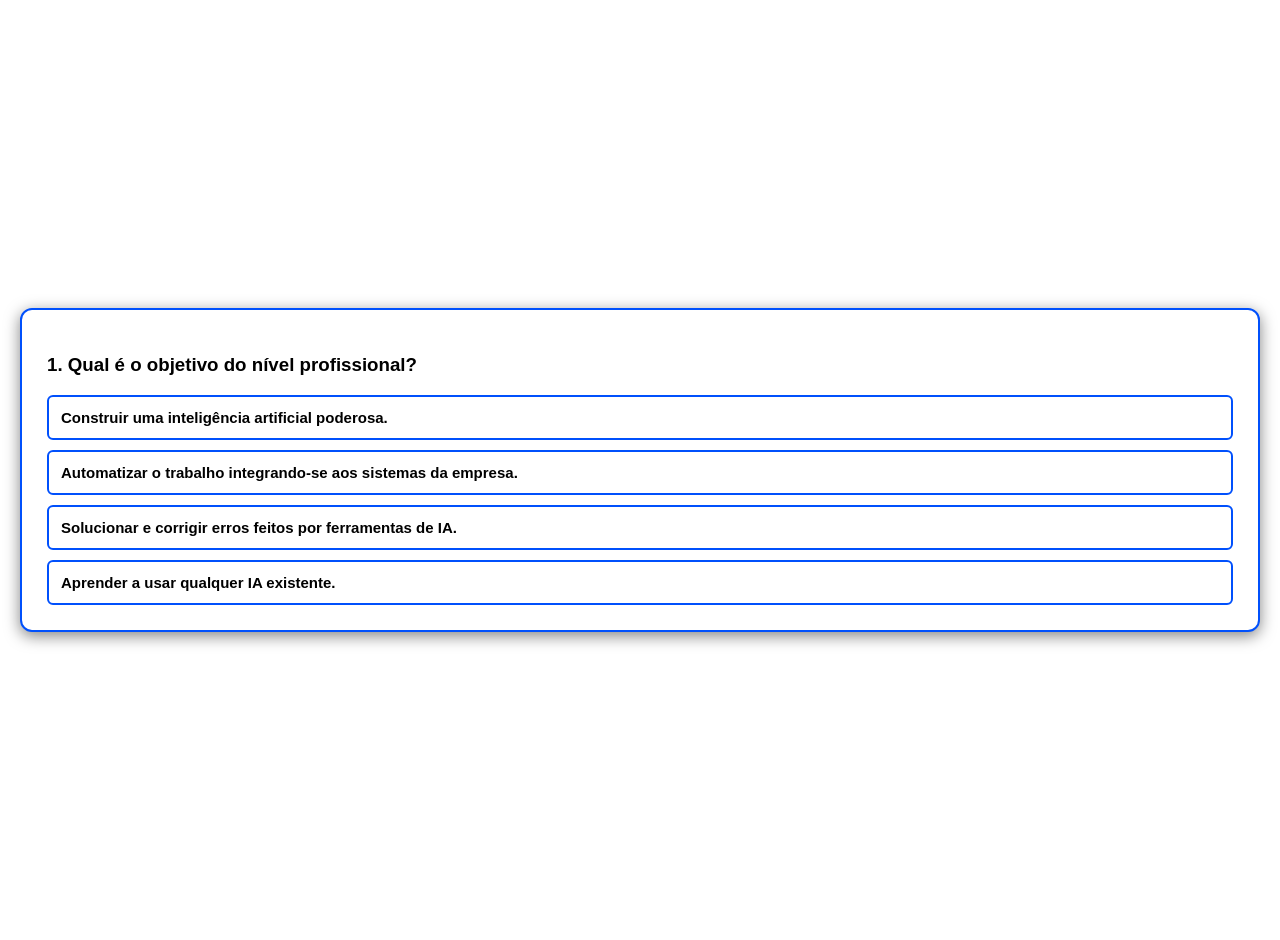
<file: Curso com apostilha/quiz3.html>
<!DOCTYPE html>
<html lang="pt-BR">
<head>
    <meta charset="UTF-8">
    <meta name="viewport" content="width=device-width, initial-scale=1.0">
    <title>Avaliação do Curso de IA</title>
    <style>
             body {
            font-family: Arial, sans-serif;
            background-color: #ffffff;
            color: rgb(0, 0, 0);
            display: flex;
            flex-direction: column;
            align-items: center;
            justify-content: center;
            min-height: 100vh;
            margin: 0;
            padding: 20px;
        }
        .caixa-quiz {
            background-color: #ffffff;
            border: solid 2px #0050fc;
            border-radius: 12px;
            padding: 25px;
            width: 100%;
            max-width: 2000px;
            box-sizing: border-box;
            box-shadow: 0 4px 15px rgba(10, 10, 10, 0.5);
        }
        .opcoes-container {
            display: flex;
            flex-direction: column;
            gap: 10px;
            margin-top: 15px;
        }
        .btn-opcao {
            background-color: #ffffff;
            color: rgb(0, 0, 0);
            border: solid 2px #0050fc;
            padding: 12px;
            border-radius: 6px;
            cursor: pointer;
            text-align: left;
            font-size: 15px;
            font-weight: bold;
            transition: 0.2s;
        }
        .btn-opcao:hover {
            background-color: #0050fc;
            border-color: #00a2ff;
        }
        .btn-voltar {
            background-color: #28a745;
            color: white;
            border: none;
            padding: 12px 20px;
            border-radius: 5px;
            cursor: pointer;
            font-weight: bold;
            font-size: 16px;
            margin-top: 15px;
            width: 100%;
        }

        @media (max-width: 600px) {

    body {
        padding: 10px;
        justify-content: center;
    }

    .caixa-quiz {
        width: 100%;
        max-width: 100%;
        padding: 20px;
    }

    .caixa-quiz h3 {
        font-size: 18px;
        line-height: 1.4;
    }

    .opcoes-container {
        gap: 10px;
        margin-top: 15px;
    }

    .btn-opcao {
        width: 100%;
        padding: 14px 12px;
        font-size: 15px;
        line-height: 1.3;
        box-sizing: border-box;
    }

    .btn-voltar {
        width: 100%;
        font-size: 15px;
        padding: 13px;
    }
}
    </style>
</head>
<body>

    <div class="caixa-quiz" id="conteudo-quiz">
        <!-- O JavaScript vai injetar as perguntas aqui -->
    </div>

    <script>
        // Banco de dados com as 10 perguntas do módulo Iniciante
        const perguntasProfissional = [
            { enunciado: "1. Qual é o objetivo do nível profissional?", opcoes: ["Construir uma inteligência artificial poderosa.", "Automatizar o trabalho integrando-se aos sistemas da empresa.", "Solucionar e corrigir erros feitos por ferramentas de IA.", "Aprender a usar qualquer IA existente."], correta: 1 },
            { enunciado: "2. O que é o API?", opcoes: ["Prompt é o nome de um tipo de IA generativa.", "É uma sigla de uma empresa milionária focada em tecnologia.", "É uma palavra que quando digitada no chat de alguma IA, libera funções extras para o usuário.", " É um comando ou pergunta que você digita na caixa de texto de uma IA ."], correta: 3 },
            { enunciado: "3. O que realmente é o No-Code?", opcoes: ["Refaça Construa e Treine.", "Reapeat(Repita), Create(Crie), Test(Teste)", "Reorganize Com Textos.", "Role(Papel), Context(Contexto), Task(Tarefa)."], correta: 3 },
            { enunciado: "4. Qual é a ferramenta que contém as funçôes API e No-Code?", opcoes: ["Criar histórias, poemas, frases do zero.", "Responder dúvidas do usuário.", "gerar imagens com base na descrição do usuário.", "Resumir textos."], correta: 0 },
            { enunciado: "5. O que a ferramenta Cursor faz?", opcoes: ["Em 1948 nos Estados Unidos.", "Em 1943 nos Estados Unidos.", "Em 1950 no Reino Unido.", "Em 1946 no Reino Unido."], correta: 1 },
            { enunciado: "6. O que a ferramenta ElevenLabs faz?", opcoes: ["Alan Turing.", "Warren McCulloch.", "John McCarthy.", "Marvin Minsky."], correta: 2 },
            { enunciado: "7. Quais problemas ocorrem quando uma IA é implementada sem governaça?", opcoes: ["Processos contra a empresa, multas e crises graves de imagem.", "Não ocorre nada pois a IA é totalmente segura e confiável.", "Atraso tecnológico e grandes custos.", "Ocorrem problemas principalmente com a população."], correta: 0 },
            { enunciado: "8. Qual a importância do aluno aprender a fazer auditorias de dados?", opcoes: ["Para saber destinguir problemas e funções da IA.", "Para não corrigir erros que a IA comete.", "Para ensinar a IA não repetir o erro.", "Para indentificar e corrigir desequilíbrios das ferramentas de IA."], correta: 3 },
            { enunciado: "9. O profissional precisa seguir um processo claro de governança, qual é esse processo?", opcoes: ["Analisar o erro, solucionar ele e confirmar que foi finalizado com sucesso.", "Rastrear a origem dos dados, testar a IA no extremo e criar relatórios detalhados.", "Verificar os dados, depois usar eles na IA e perguntar se pode usar eles.", "Investigar os dados fornecidos, fazer teste e deixar de lado."], correta: 1 },
            { enunciado: "10. Situação: Você é um programador e está com dificuldades em desenvolver e solucionar erros de códigos, qual ferramenta se encaixa nesse problema?", opcoes: ["Midjourney.", "v0(Vercel).", "Make.", "Cursor."], correta: 3 }
        ];

        let perguntaAtual = 0;
        let acertos = 0;
        const caixaQuiz = document.getElementById("conteudo-quiz");

        // O SEGREDO DA OPÇÃO 2: Lê qual nível o aluno deve responder olhando a URL
        const parametrosUrl = new URLSearchParams(window.location.search);
        const nivelSelecionado = parametrosUrl.get("nivel");

        function carregarQuestao() {
            caixaQuiz.innerHTML = ""; // Limpa a tela

            if (perguntaAtual < perguntasProfissional.length) {
                const questao = perguntasProfissional[perguntaAtual];

                const titulo = document.createElement("h3");
                titulo.innerText = questao.enunciado;
                caixaQuiz.appendChild(titulo);

                const containerOpcoes = document.createElement("div");
                containerOpcoes.className = "opcoes-container";

                questao.opcoes.forEach((opcao, index) => {
                    const btn = document.createElement("button");
                    btn.className = "btn-opcao";
                    btn.innerText = opcao;
                    btn.onclick = () => {
                        if (index === questao.correta) acertos++;
                        perguntaAtual++;
                        carregarQuestao(); // Vai para a próxima pergunta
                    };
                    containerOpcoes.appendChild(btn);
                });
                caixaQuiz.appendChild(containerOpcoes);
            } else {
                finalizarAvaliacao();
            }
        }

        function finalizarAvaliacao() {
            // Se tirar nota 10 ou mais, gera o link de aprovação para mandar de volta
            if (acertos >= 10) {
                caixaQuiz.innerHTML = `
                    <h2>🎉 Parabéns, você concluiu!</h2>
                    <p>Você acertou <strong>${acertos} de 10</strong> perguntas.</p>
                    <button onclick="retornarComSucesso()" class="btn-voltar"></button>
                `;
            } else {
                caixaQuiz.innerHTML = `
                    <h2>❌ Nota insuficiente (Abaixo de 10)</h2>
                    <p>Você acertou <strong>${acertos} de 10</strong> perguntas.</p>
                    <button onclick="window.location.reload();" class="btn-voltar" style="background:#ff3333;">Tentar Novamente</button>
                `;
            }
        }

        // Envia o aluno de volta fofocando pelo link que ele passou
        function retornarComSucesso() {
            window.location.href = "cursoIA2.html?qz1=passou";
        }

        // Inicia o quiz ao abrir a página
        carregarQuestao();
    </script>
</body>
</html>
</file>
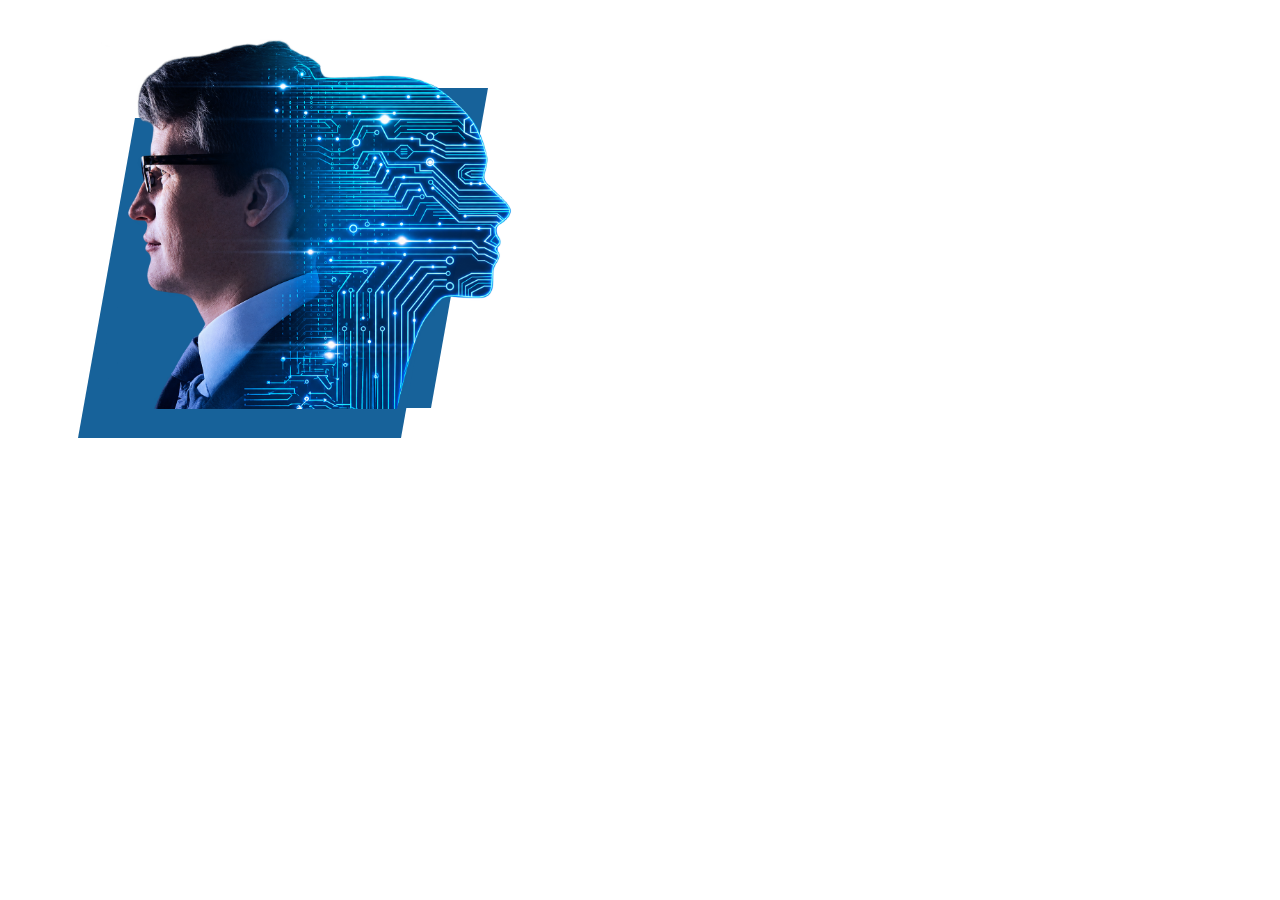
<file: Estudo e Base/anima1.2.html>
<!DOCTYPE html>
<html lang="en">
<head>
    <meta charset="UTF-8">
    <meta name="viewport" content="width=device-width, initial-scale=1.0">
    <title>Document</title>
    <style>
        .ia-animation {
    position: relative;
    width: 600px;
    height: 500px;
}


/* RETÂNGULOS */

.retangulo {
    position: absolute;

    width: 380px;
    height: 320px;

    background: #17629a;

    clip-path: polygon(
        15% 0%,
        100% 0%,
        85% 100%,
        0% 100%
    );

    opacity: 0;
}


/* RETÂNGULO 1 */

.retangulo-1 {
    animation: entrar1 1.5s ease forwards;
}

@keyframes entrar1 {

    0% {
        opacity: 0;
        left: -100px;
        top: -20px;
    }

    100% {
        opacity: 1;
        left: 100px;
        top: 80px;
    }
}


/* RETÂNGULO 2 */

.retangulo-2 {
    animation: entrar2 1.5s ease forwards;
}

@keyframes entrar2 {

    0% {
        opacity: 0;
        left: 350px;
        top: 250px;
    }

    100% {
        opacity: 1;
        left: 70px;
        top: 110px;
    }
}


/* HOMEM */

.homem-ia {
    position: absolute;

    width: 500px;
    top: 20px;
    left: 50px;

    opacity: 0;

    animation: aparecer-homem 1.0s ease 1.5s forwards;
}


@keyframes aparecer-homem {

    0% {
        opacity: 0;
    }

    100% {
        opacity: 1;
    }
}
    </style>
</head>
<body>
    <div class="ia-animation">

    <div class="retangulo retangulo-1"></div>
    <div class="retangulo retangulo-2"></div>

    <img src="capa3.png" class="homem-ia">

</div>

</body>
</html>
</file>
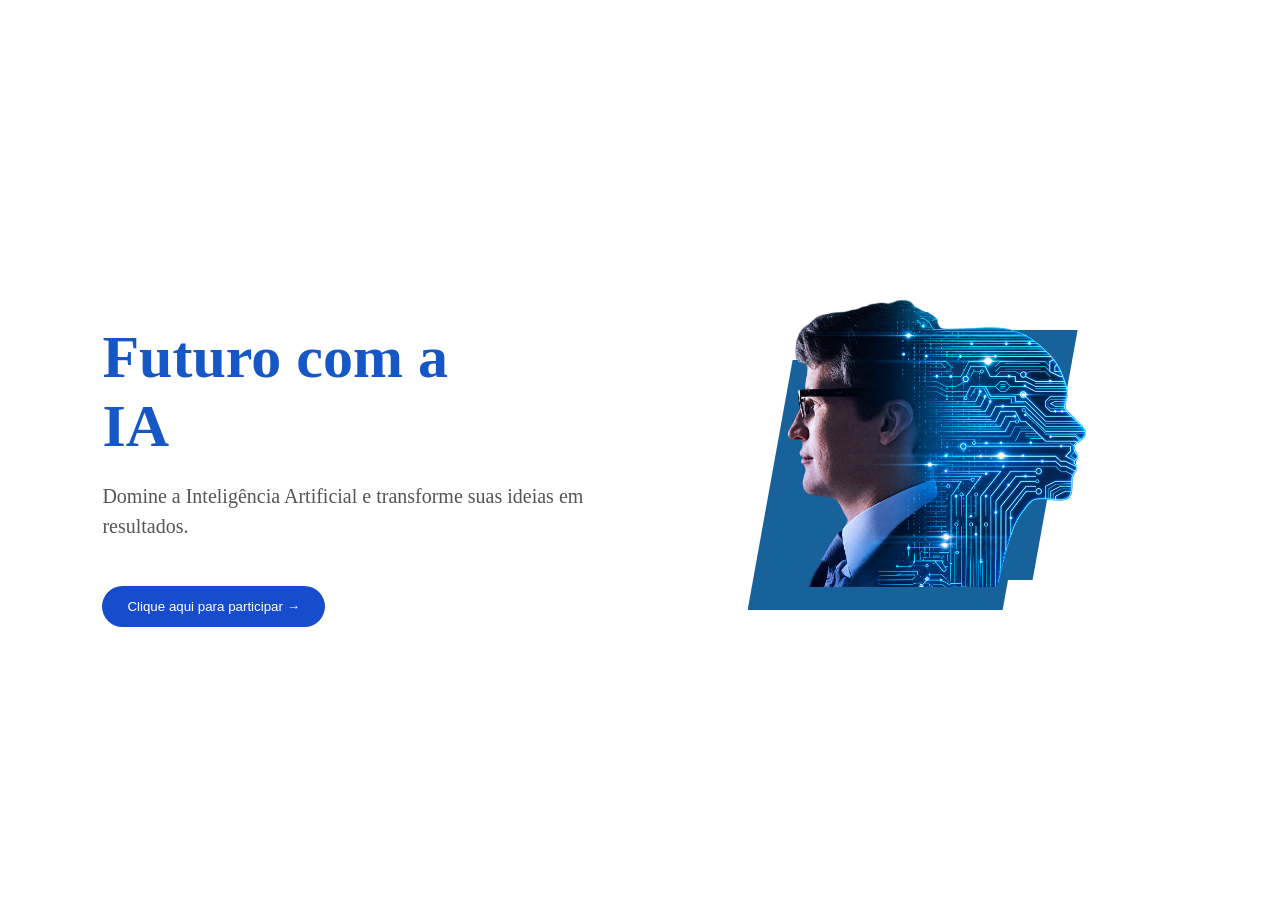
<file: Estudo e Base/anima1.html>
<!DOCTYPE html>
<html lang="en">
<head>
    <meta charset="UTF-8">
    <meta name="viewport" content="width=device-width, initial-scale=1.0">
    <title>Document</title>
    <script>
        window.addEventListener("load", () => {

    const animacao = document.querySelector(".ia-animation");

    setTimeout(() => {
        animacao.classList.add("animar");
    }, 300);

    setTimeout(() => {
        animacao.classList.add("finalizar");
    }, 700);

});
    </script>
    <style>
html, body {
    width: 100%;
    height: 100%;
    margin: 0;
}

.hero {
    width: 100%;
    min-height: 100vh;

    display: flex;
    align-items: center;
    justify-content: space-between;

    padding: 50px 8%;
    box-sizing: border-box;

    overflow: hidden;
}


.hero-text {
    width: 45%;
    z-index: 10;
}

.hero-text h1 {
    font-size: 60px;
    color: #1657c8;
    margin-bottom: 20px;
}

.hero-text p {
    font-size: 20px;
    color: #555;
    line-height: 1.5;
}

.hero-text button {
    margin-top: 25px;
    padding: 13px 25px;
    border: none;
    border-radius: 25px;
    background: #174dcc;
    color: white;
    cursor: pointer;
}

.ia-animation {
    position: relative;
    width: 500px;
    height: 400px;
}

.retangulo {
    position: absolute;
    width: 300px;
    height: 250px;
    background: #17629a;

    clip-path: polygon(
        15% 0%,
        100% 0%,
        85% 100%,
        0% 100%
    );

    opacity: 0;

    transition:
        transform 1.5s cubic-bezier(.22,.61,.36,1),
        opacity 0.8s ease;
}

.retangulo-1 {
    top: 80px;
    left: 100px;
    transform: translate(-180px, -100px);
}

.retangulo-2 {
    top: 110px;
    left: 70px;
    transform: translate(180px, 120px);
}

.ia-animation.animar .retangulo {
    opacity: 1;
    transform: translate(0, 0);
}

.homem-ia {
    position: absolute;
    width: 390px;
    top: 40px;
    left: 55px;
    z-index: 5;

    opacity: 0;
    transform: scale(0.95);

    transition:
        opacity 1.0s ease,
        transform 0.5s ease;
}

.ia-animation.finalizar .homem-ia {
    opacity: 1;
    transform: scale(1);
}
    </style>
</head>
<body>
    <section class="hero">

    <div class="hero-text">
        <h1>Futuro com a<br>IA</h1>

        <p>
            Domine a Inteligência Artificial e transforme
            suas ideias em resultados.
        </p>

        <button>
            Clique aqui para participar →
        </button>
    </div>

    <div class="ia-animation">

        <div class="retangulo retangulo-1"></div>
        <div class="retangulo retangulo-2"></div>

        <img
            src="capa3.png"
            class="homem-ia"
            alt="Inteligência Artificial"
        >

    </div>

</section>
</body>
</html>
</file>
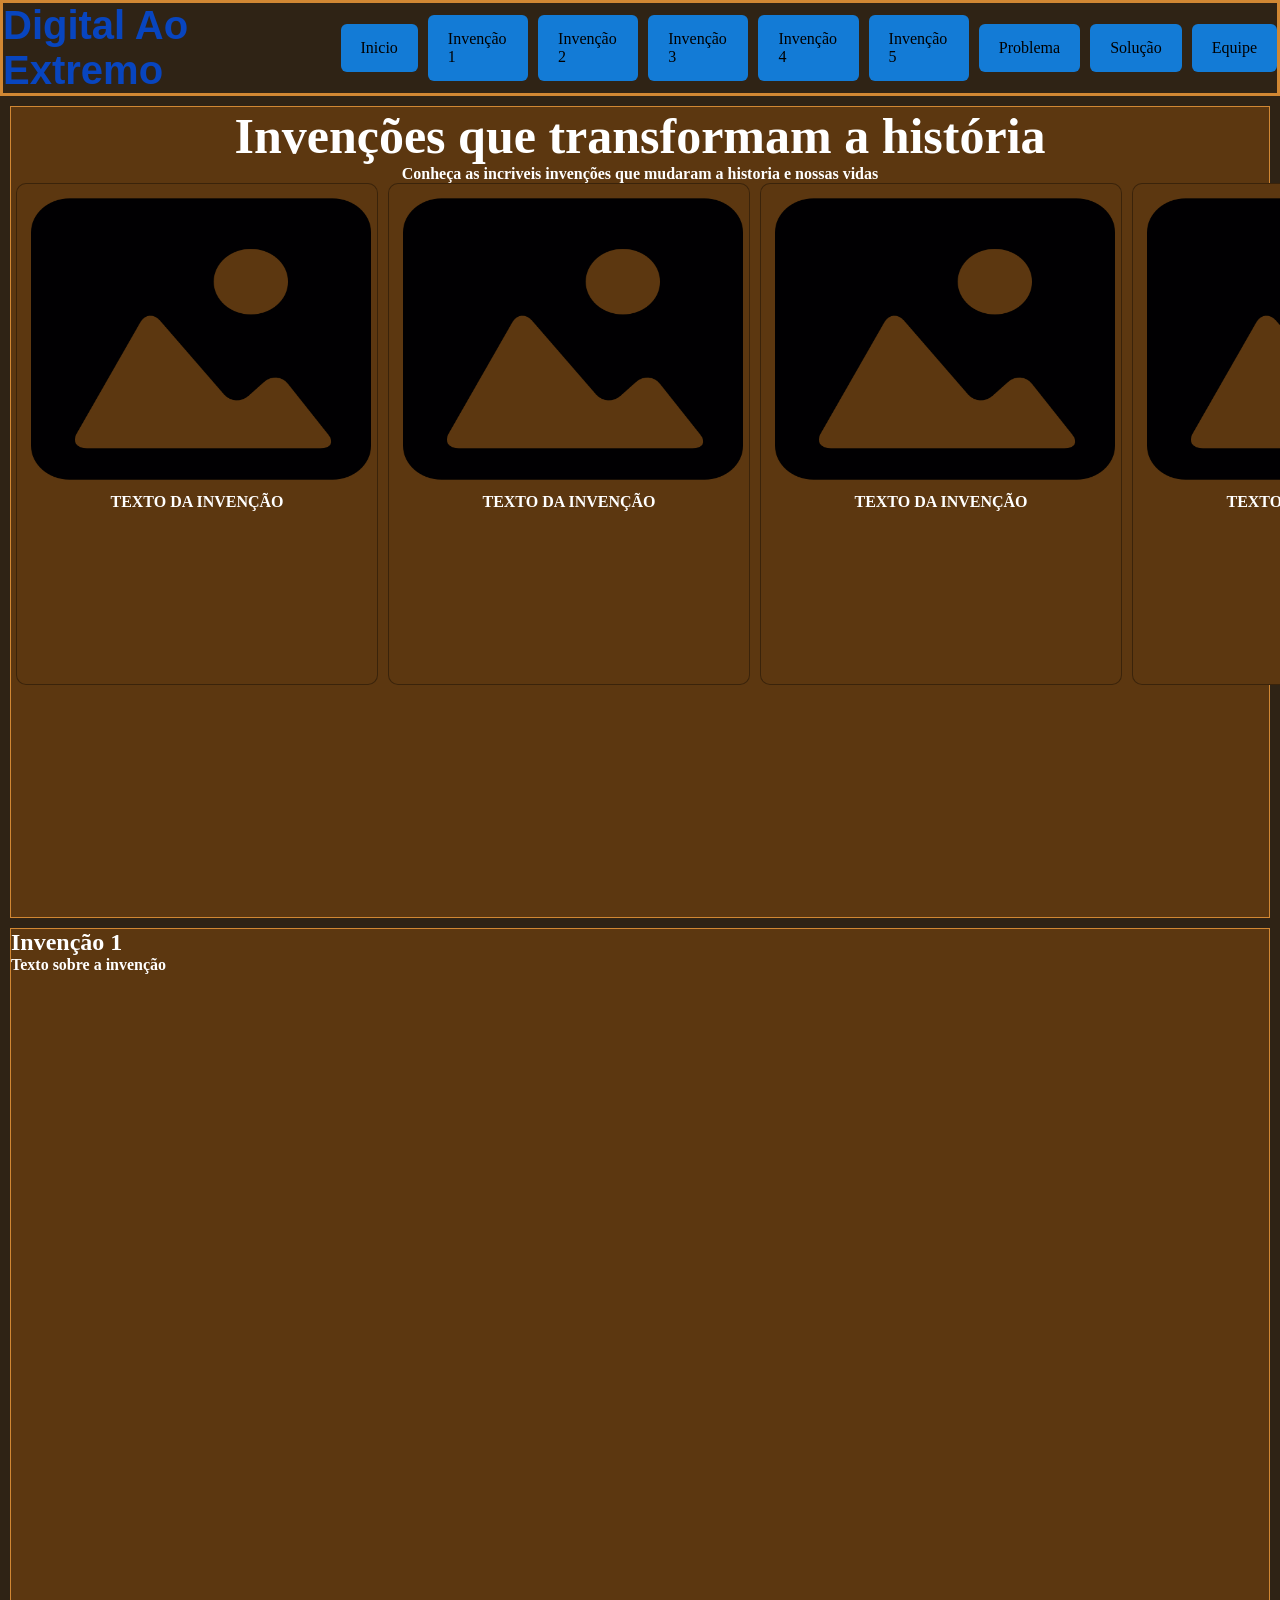
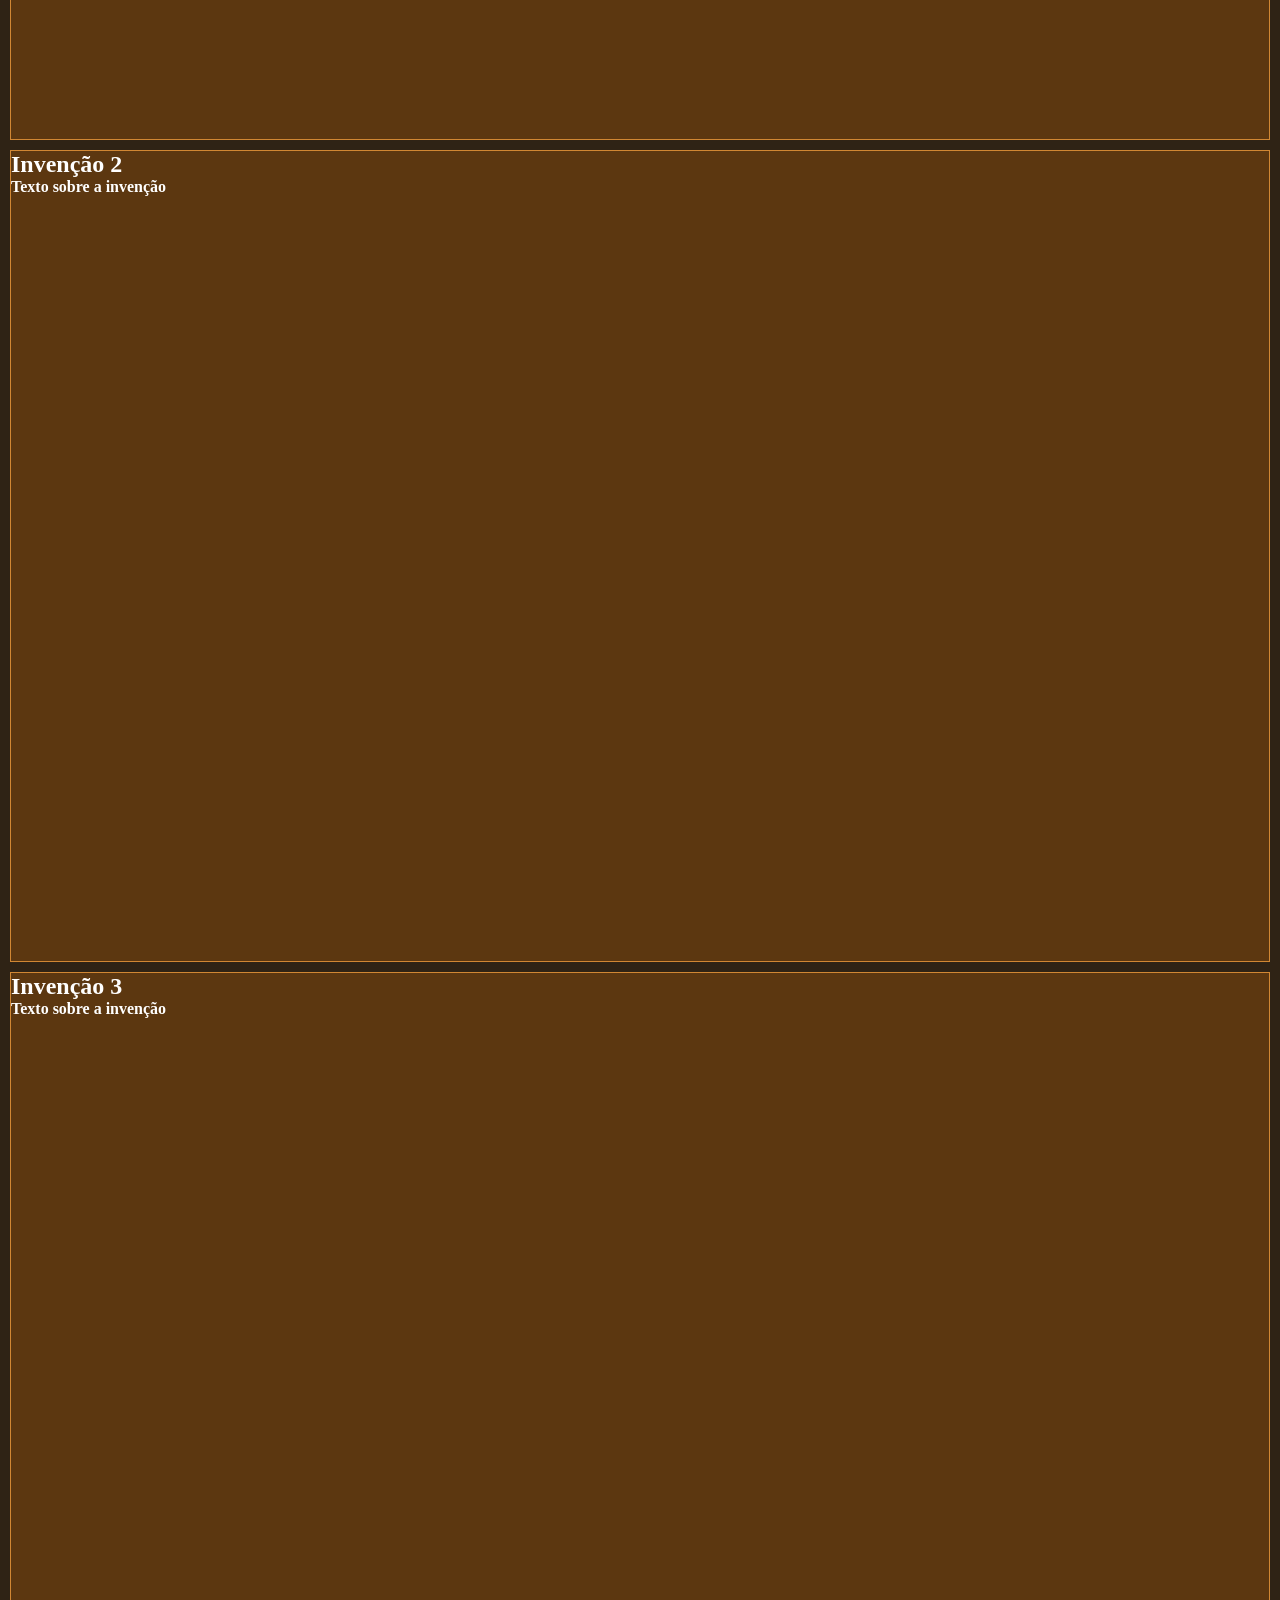
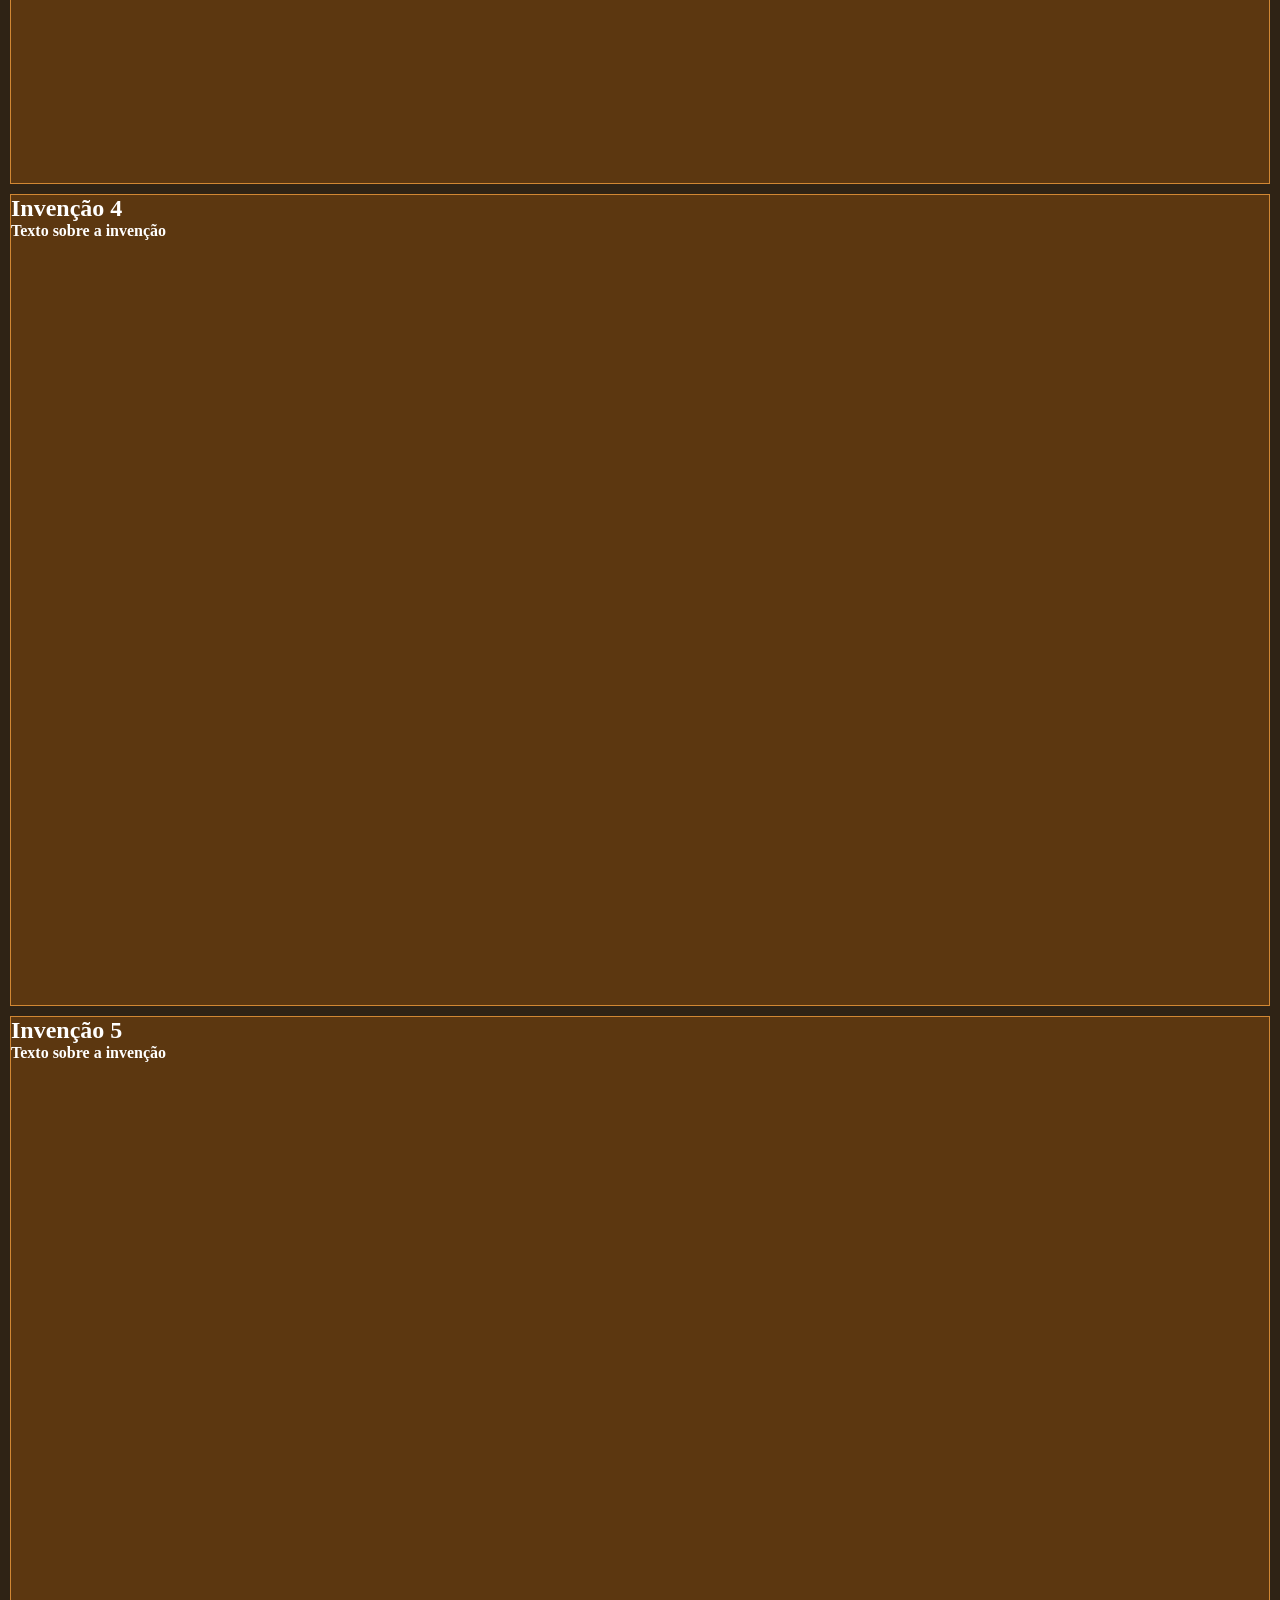
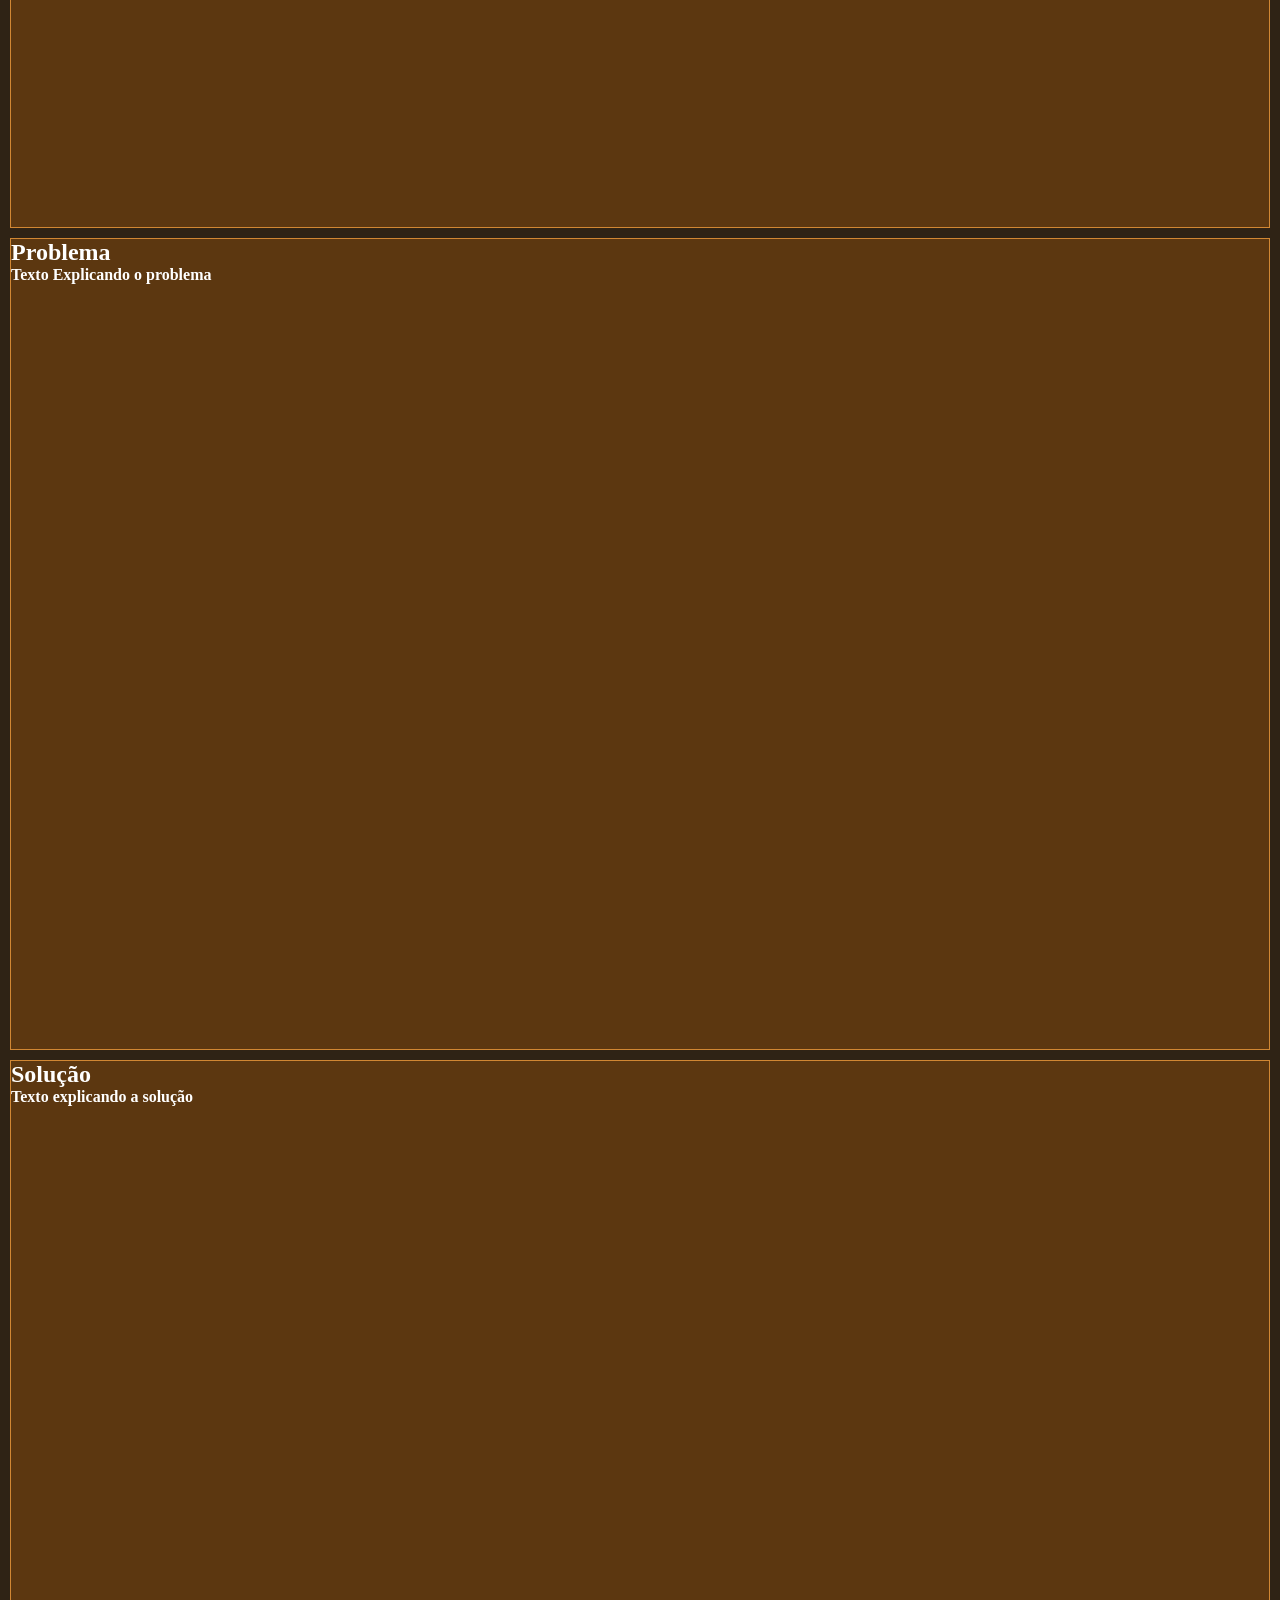
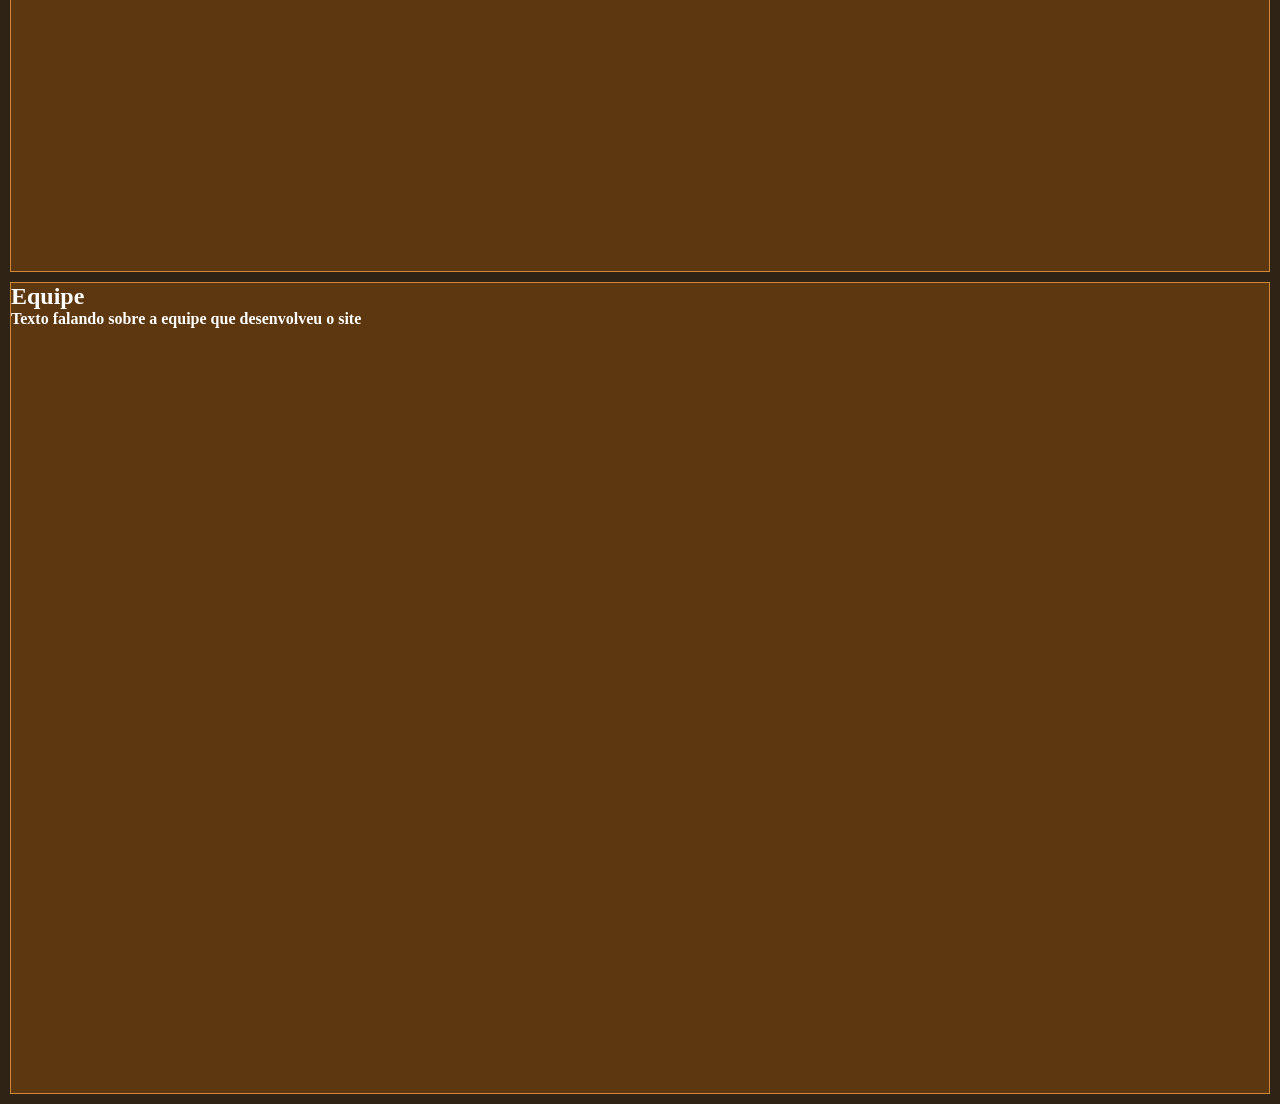
<file: Estudo e Base/transformhistoryinv.html>
<!DOCTYPE html>
<html lang="en">

<head>
    <meta charset="UTF-8">
    <meta name="viewport" content="width=], initial-scale=1.0">
    <title>Invenções que transformam a historia</title>
    <link rel="stylesheet" href="style1.css">
</head>

<body>
    <header>
        <h1>Digital Ao Extremo</h1>
        <nav class="nav-bar">
            <a class="nav-items" href="#inicio">Inicio</a>
            <a class="nav-items" href="#invençao1">Invenção 1</a>
            <a class="nav-items" href="#invençao2">Invenção 2</a>
            <a class="nav-items" href="#invençao3">Invenção 3</a>
            <a class="nav-items" href="#invençao4">Invenção 4</a>
            <a class="nav-items" href="#invençao5">Invenção 5</a>
            <a class="nav-items" href="#problema">Problema</a>
            <a class="nav-items" href="#soluçao">Solução</a>
            <a class="nav-items" href="#equipe">Equipe</a>
        </nav>
    </header>

    <main>
        <section id="inicio" class="sessões">
            <h1 class="titulo1">Invenções que transformam a história</h1>
            <p class="paragraf1">Conheça as incriveis invenções que mudaram a historia e nossas vidas</p>
            <div class="container-cards">
                <div class="cards">
                    <img class="img-invenção" src="img-icone.png" alt="">
                    <p>TEXTO DA INVENÇÃO</p>
                </div>
                <div class="cards">
                    <img class="img-invenção" src="img-icone.png" alt="">
                    <p>TEXTO DA INVENÇÃO</p>
                </div>
                <div class="cards">
                    <img class="img-invenção" src="img-icone.png" alt="">
                    <p>TEXTO DA INVENÇÃO</p>
                </div>
                <div class="cards">
                    <img class="img-invenção" src="img-icone.png" alt="">
                    <p>TEXTO DA INVENÇÃO</p>
                </div>
                <div class="cards">
                    <img class="img-invenção" src="img-icone.png" alt="">
                    <p>TEXTO DA INVENÇÃO</p>
                </div>
            </div>
        </section>

        <section id="invençao1" class="sessões">
            <h1>Invenção 1</h1>
            <p>Texto sobre a invenção</p>
        </section>

        <section id="invençao2" class="sessões">
            <h1>Invenção 2</h1>
            <p>Texto sobre a invenção</p>
        </section>

        <section id="invençao3" class="sessões">
            <h1>Invenção 3</h1>
            <p>Texto sobre a invenção</p>
        </section>

        <section id="invençao4" class="sessões">
            <h1>Invenção 4</h1>
            <p>Texto sobre a invenção</p>
        </section>

        <section id="invençao5" class="sessões">
            <h1>Invenção 5</h1>
            <p>Texto sobre a invenção</p>
        </section>

        <section id="problema" class="sessões">
            <h1>Problema</h1>
            <p>Texto Explicando o problema</p>
        </section>

        <section id="soluçao" class="sessões">
            <h1>Solução</h1>
            <p>Texto explicando a solução</p>
        </section>

        <section id="equipe" class="sessões">
            <h1>Equipe</h1>
            <p>Texto falando sobre a equipe que desenvolveu o site</p>
        </section>
    </main>

    <footer></footer>
</body>

</html>
</file>
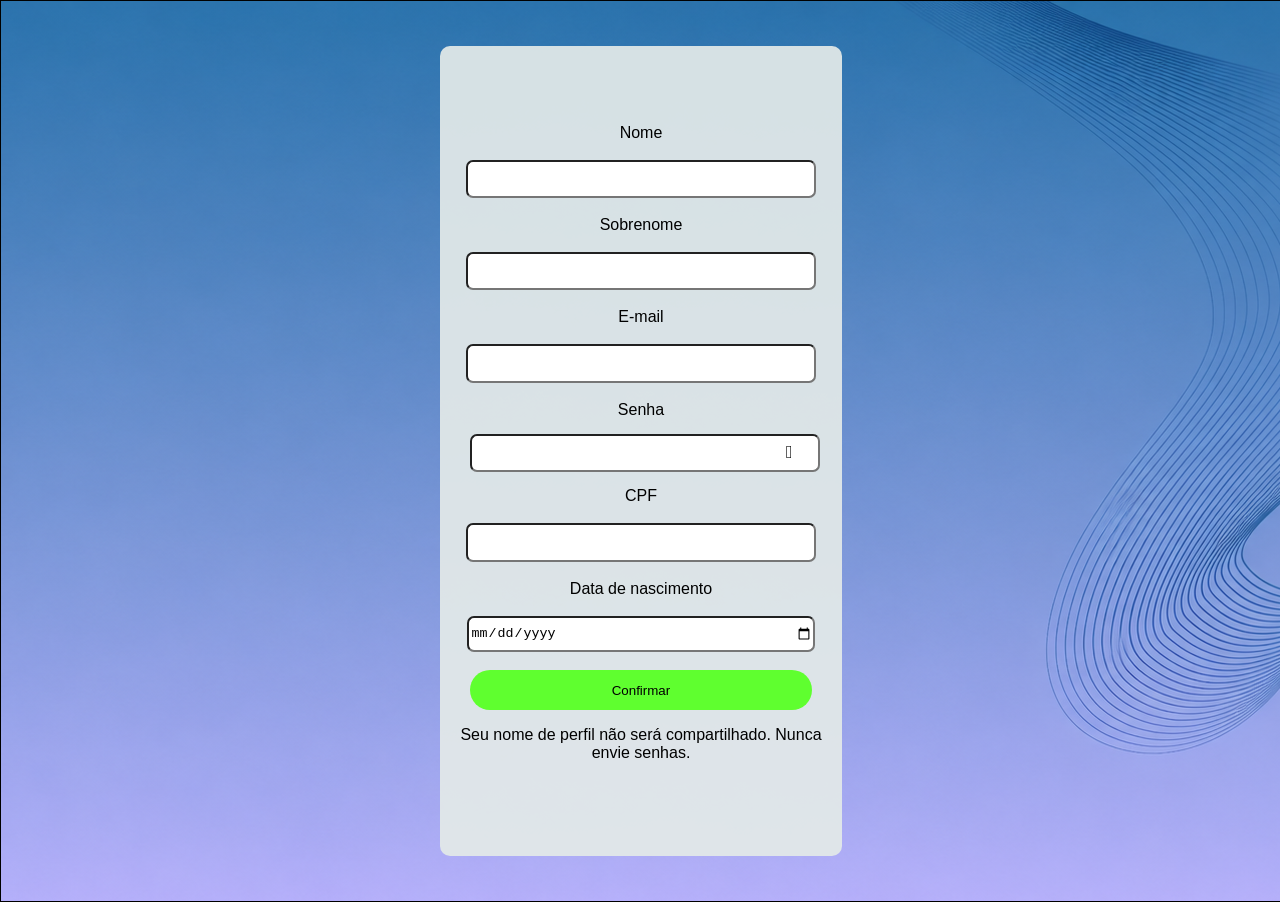
<file: relatorio/Digital Ao Extremo site antigo/compra.html>
<!DOCTYPE html>
<html lang="en">

<head>
    <meta charset="UTF-8">
    <meta name="viewport" content="width=device-width, initial-scale=1.0">
    <title>Compra do curso</title>
    <link rel="icon" href="IAicon.png">
    <link rel="stylesheet" href="https://cdn.jsdelivr.net/npm/bootstrap-icons@1.11.3/font/bootstrap-icons.min.css">
    <style>
        html {
            margin: 0;
            padding: 0;
            width: 100%;
            max-width: 100%;
            overflow-x: hidden;
        }

        body {
            padding: 0;
            margin: 0;
            width: 100%;
            max-width: 100%;
            overflow-x: hidden;
        }

        .compra {
            border: solid 1px;
            min-height: 100vh;
            margin: 0;
            display: flex;
            justify-content: center;
            align-items: center;
            background-image: url(compra.png);
            width: 100%;
        }

        .campo-compra {
            display: flex;
            justify-content: center;
            align-items: center;
            width: 85%;
        }

        .campo-compra p {
            text-align: center;
        }

        form {
            height: 90vh;
            display: flex;
            justify-content: center;
            align-items: center;
            flex-direction: column;
            width: 37%;
            background-color: rgba(227, 234, 233, 0.925);
            border-radius: 10px;
            animation: aparecer 0.8s ease;
        }

        @keyframes aparecer {
            from {
                opacity: 0;
                transform: translateY(30px);
            }

            to {
                opacity: 1;
                transform: translateY(0);
            }
        }

        form label {
            text-align: start;
            font-family: Arial, Helvetica, sans-serif;
            display: flex;
        }

        form input {
            border-radius: 7px;
            height: 4%;
            width: 85%;
        }

        form input:focus {
            border-color: rgb(70, 130, 255);
            box-shadow: 0 0 5px rgba(70, 130, 255, 0.5);
            outline: none;
        }

        .campo-senha {
            display: flex;
            align-items: center;
            width: 85%;
            height: 4%;
        }

        .campo-senha input {
            width: 100%;
            height: 100%;
        }

        /* Esconde o olho automático do Edge */
        input[type="password"]::-ms-reveal,
        input[type="password"]::-ms-clear {
            display: none;
        }

        .olho {
            margin-left: -40px;
            border: none;
            background: transparent;
            cursor: pointer;
            font-size: 18px;
        }

        form p {
            text-align: start;
            font-family: Arial, Helvetica, sans-serif;
            display: flex;
        }

        .confirmar {
            background-color: rgb(95, 255, 47);
            width: 85%;
            height: 5%;
            border: none;
            border-radius: 25px;
            cursor: pointer;
        }

        .confirmar:hover {
            background-color: rgb(75, 220, 35);
            transform: scale(1.02);
        }

        @media (max-width: 1000px) {
            .compra {
                min-height: 100vh;
            }

            .campo-compra {
                width: 100%;
            }

            form {
                width: 100%;
            }

            .sobrenos {
                display: flex;
                flex-direction: column;
            }
        }
    </style>
    <script>
        function mostrarSenha() {
            const senha = document.getElementById("senha");

            if (senha.type === "password") {
                senha.type = "text";
            } else {
                senha.type = "password";
            }
        }
    </script>
</head>

<body>
    <main>
        <section class="compra" id="compra">

            <div class="campo-compra">

                <form action="">

                    <label for="nome">Nome</label><br>
                    <input type="text" id="nome" name="nome" required><br>

                    <label for="sobrenome">Sobrenome</label><br>
                    <input type="text" id="sobrenome" name="sobrenome" required><br>

                    <label for="email">E-mail</label><br>
                    <input type="email" id="email" name="email" required><br>

                    <label for="senha">Senha</label><br>

                    <div class="campo-senha">
                        <input type="password" id="senha" name="senha" required>
                        <button type="button" class="olho" onclick="mostrarSenha()">𖠂</button>
                    </div><br>
                    <label for="cpf">CPF</label><br>
                    <input type="text" id="cpf" name="cpf" required><br>

                    <label for="nascimento">Data de nascimento</label><br>
                    <input type="date" id="nascimento" name="nascimento" required><br>

                    <button class="confirmar" type="submit">Confirmar</button>

                    <p>Seu nome de perfil não será compartilhado. Nunca envie senhas.</p>

                </form>

            </div>

        </section>
    </main>
</body>

</html>
</file>
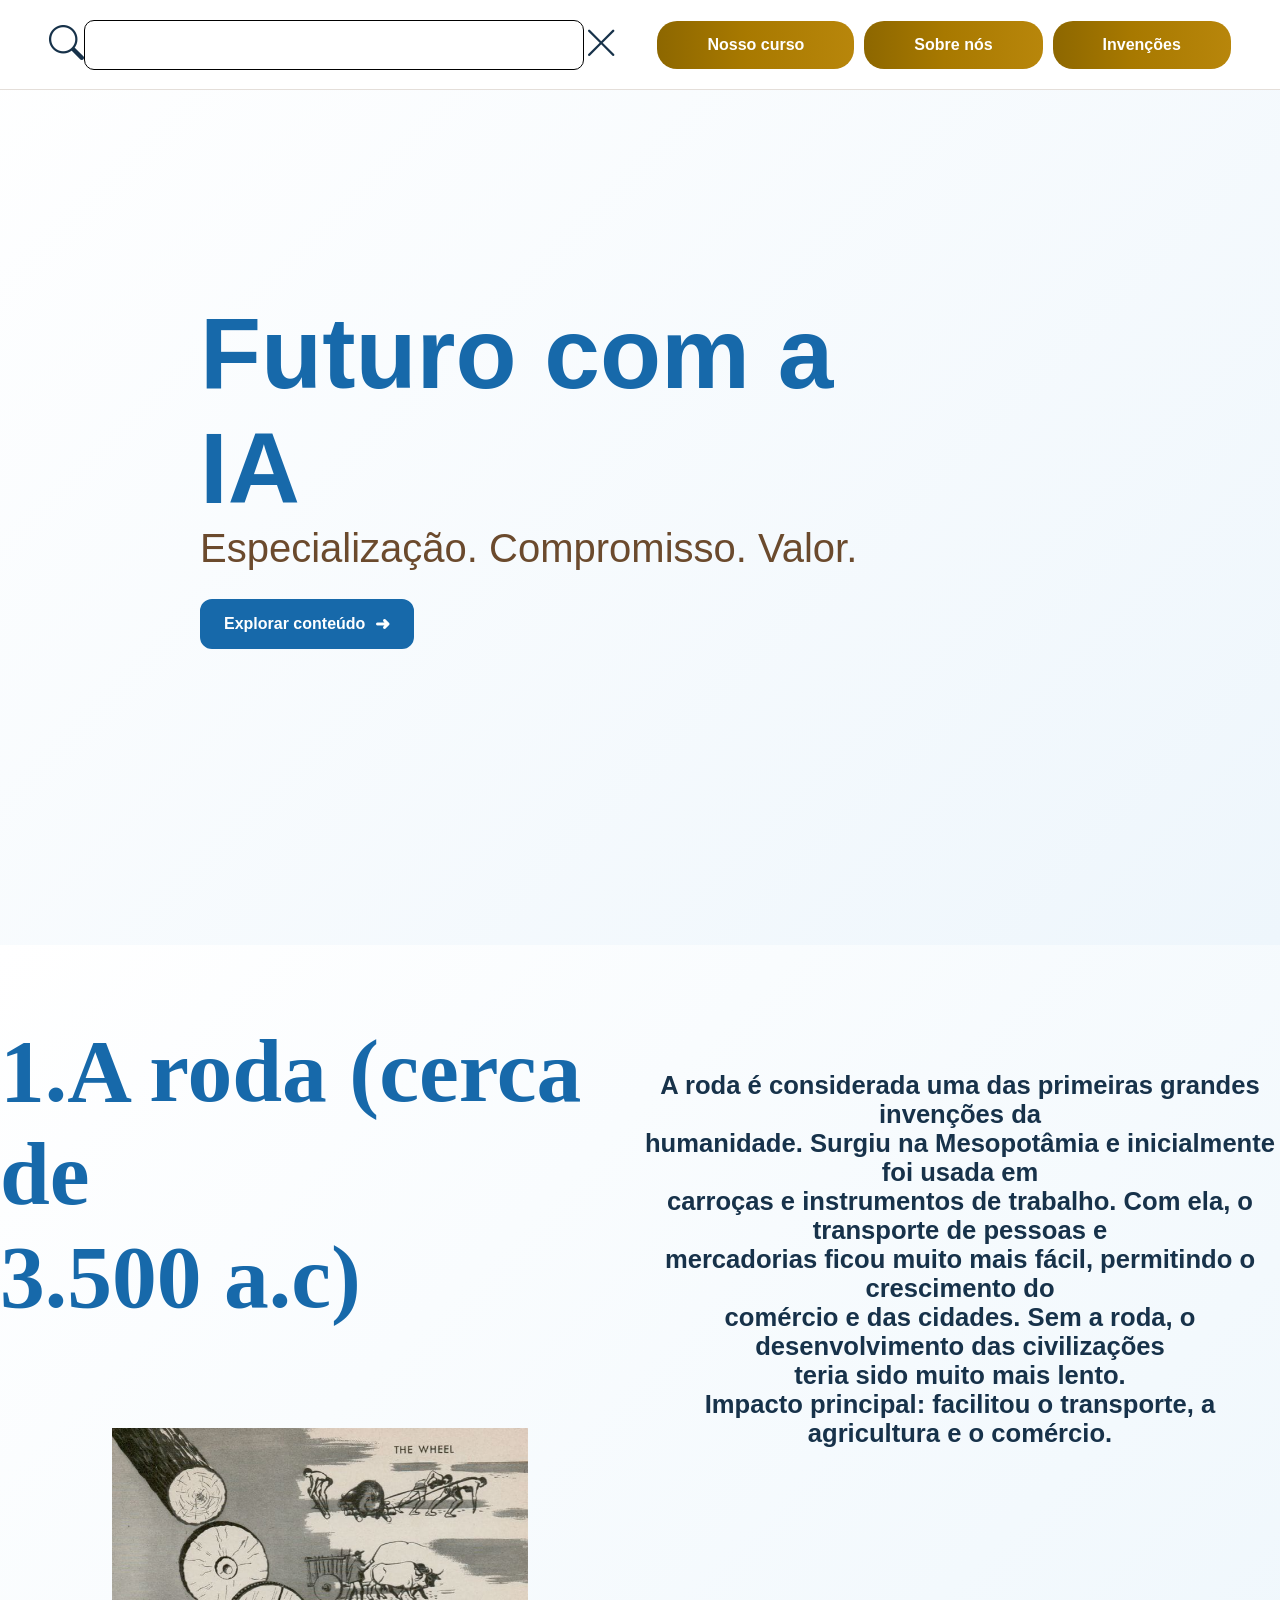
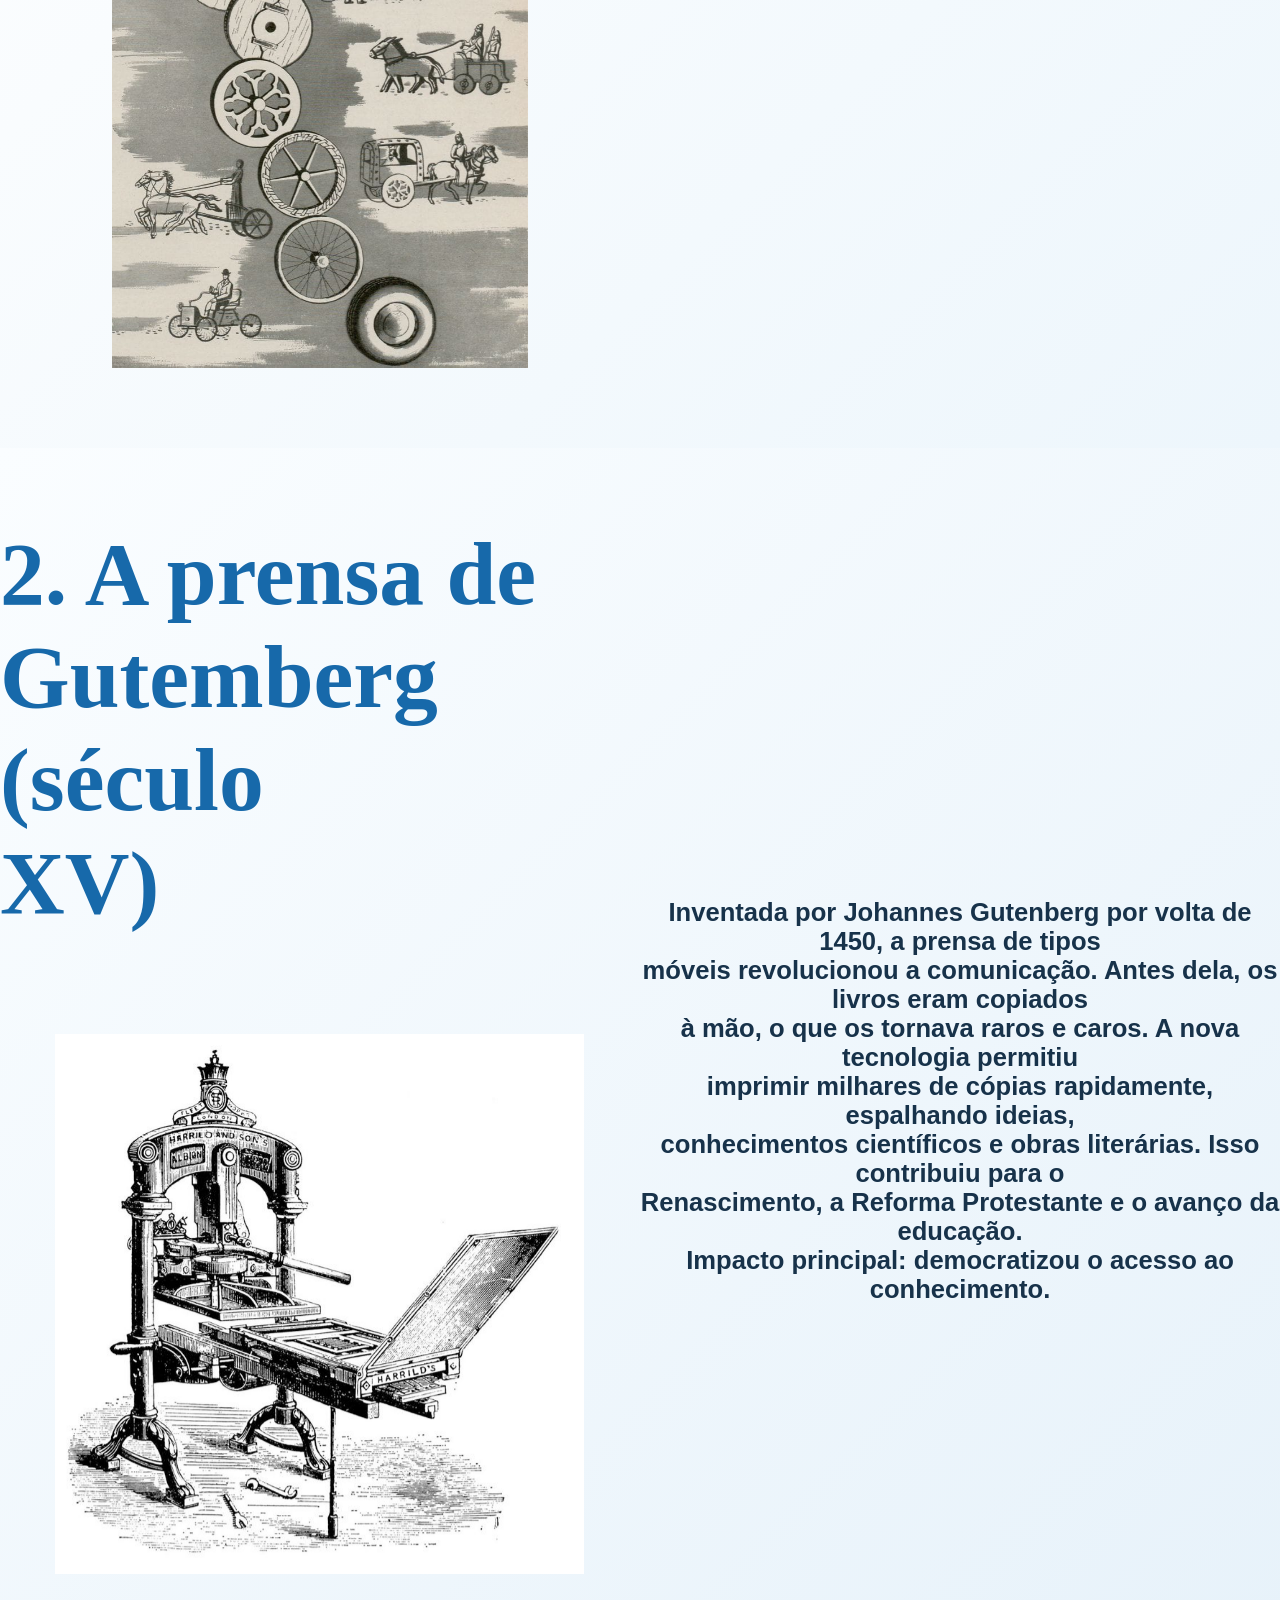
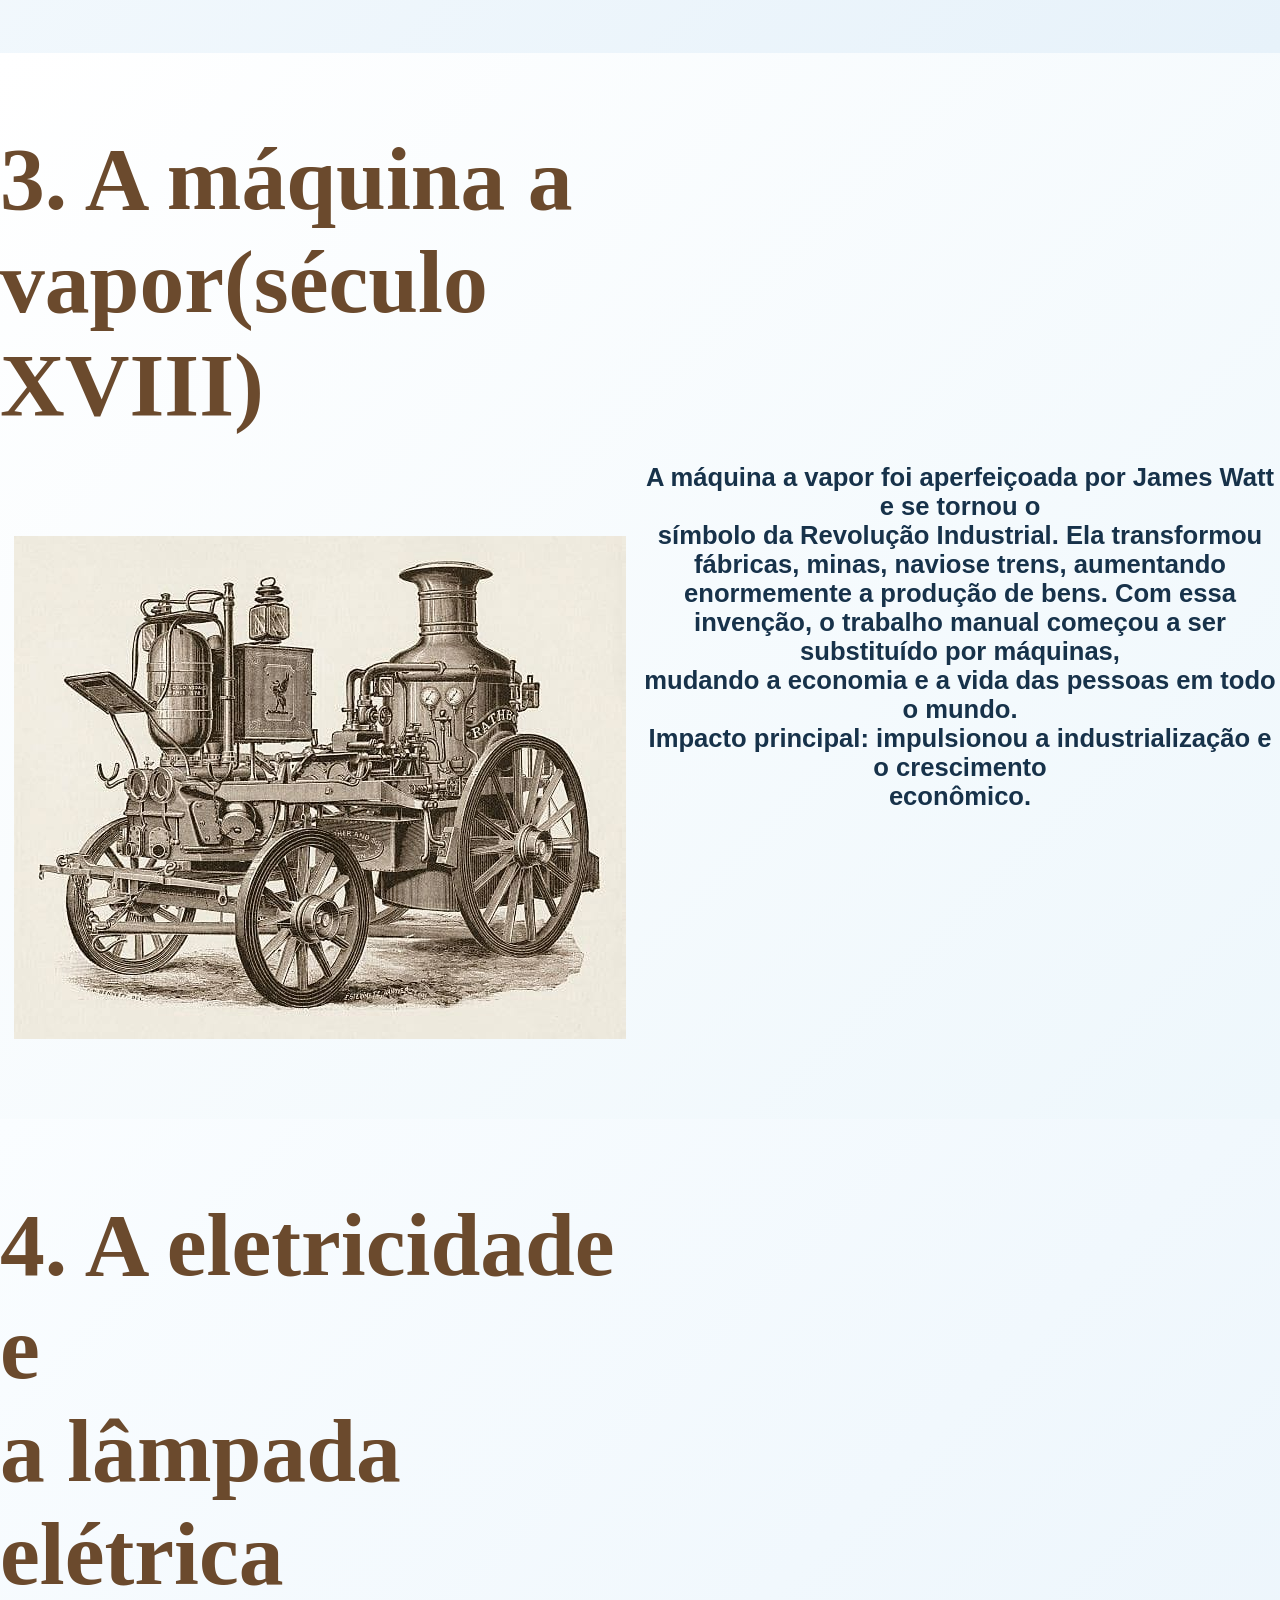
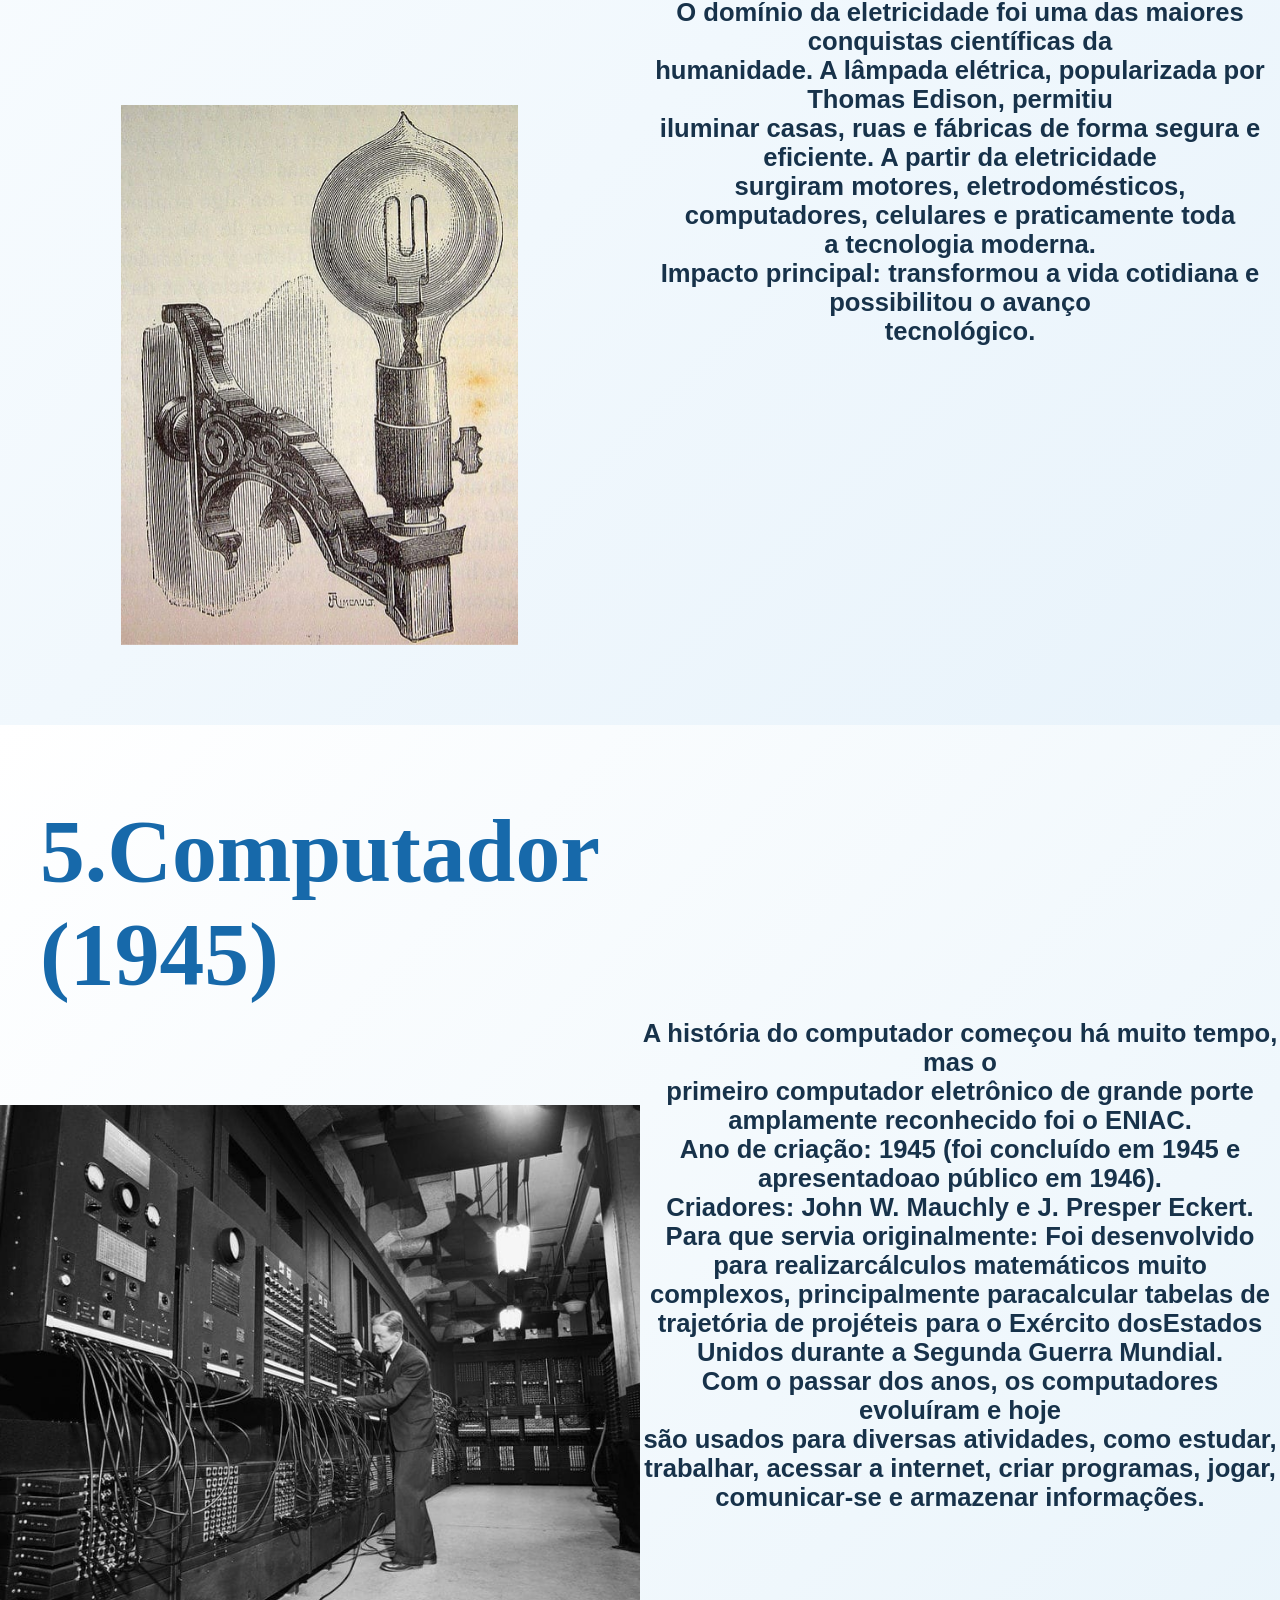
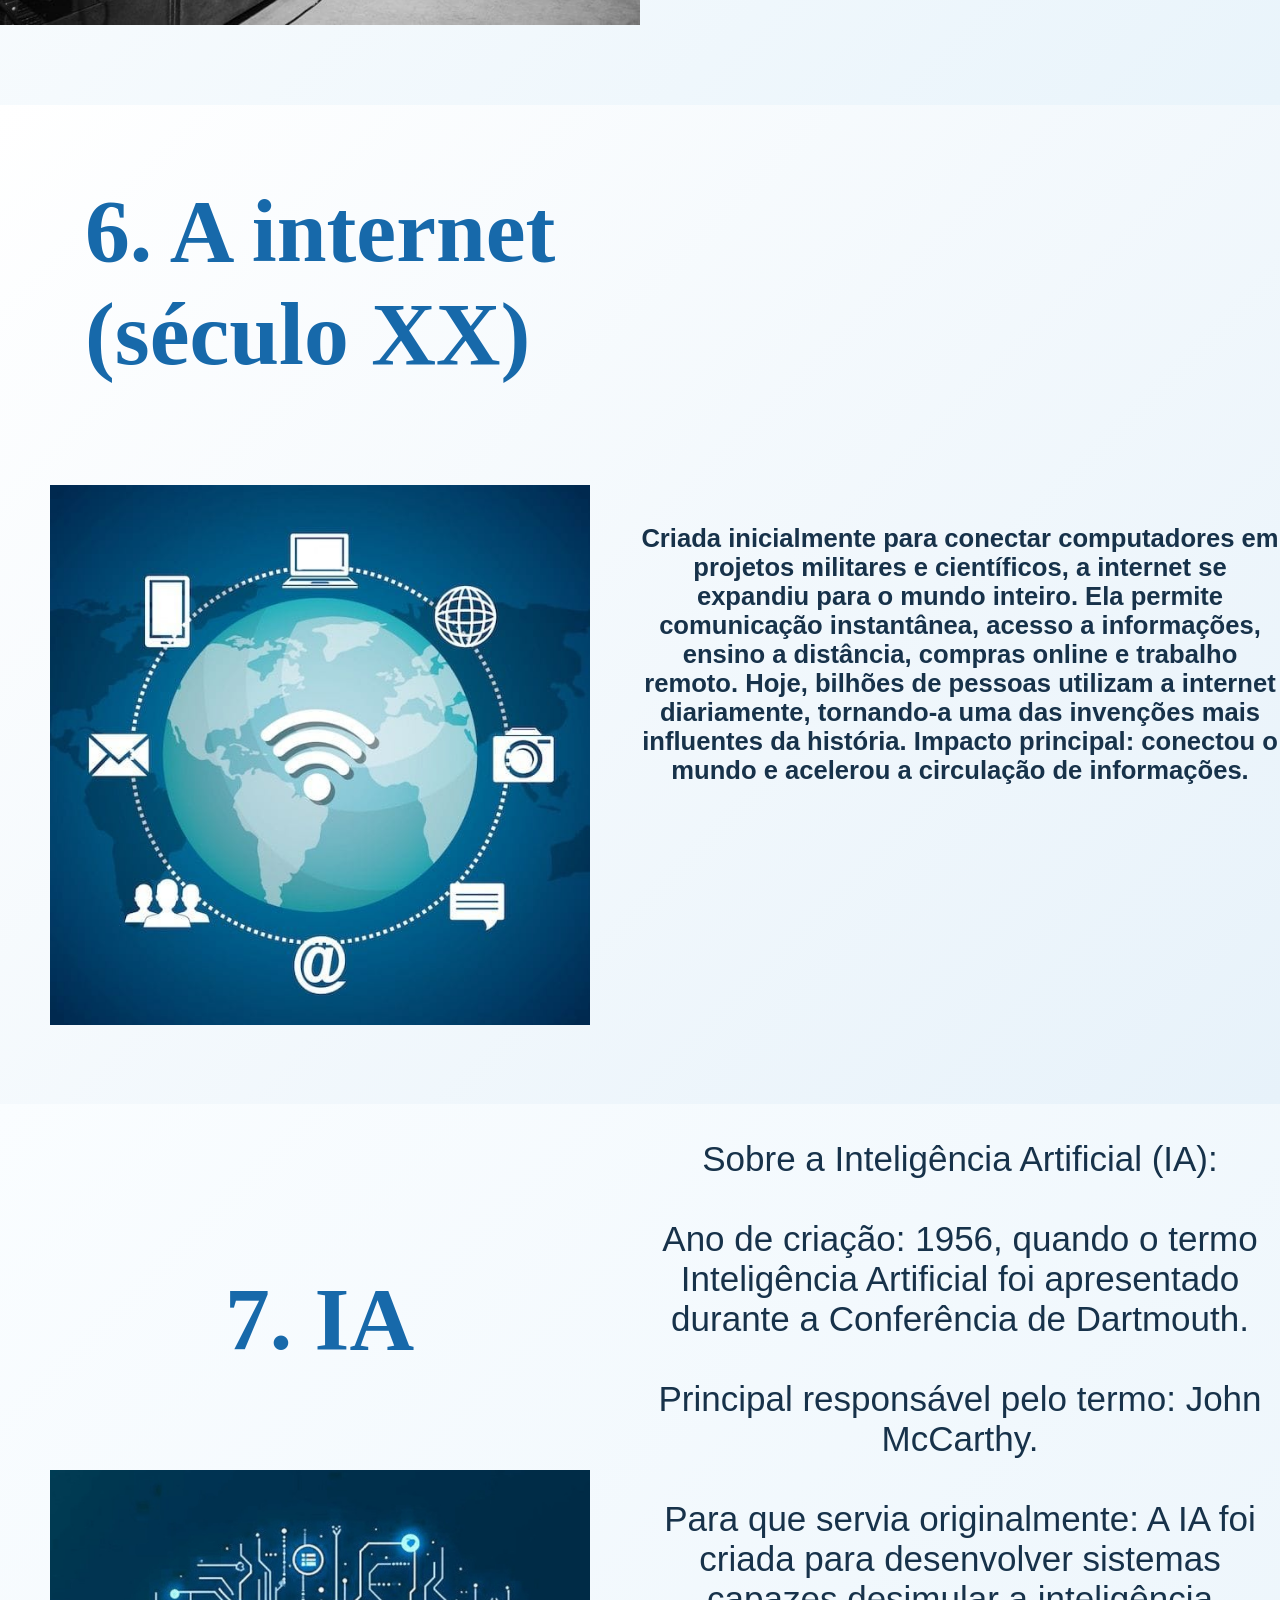
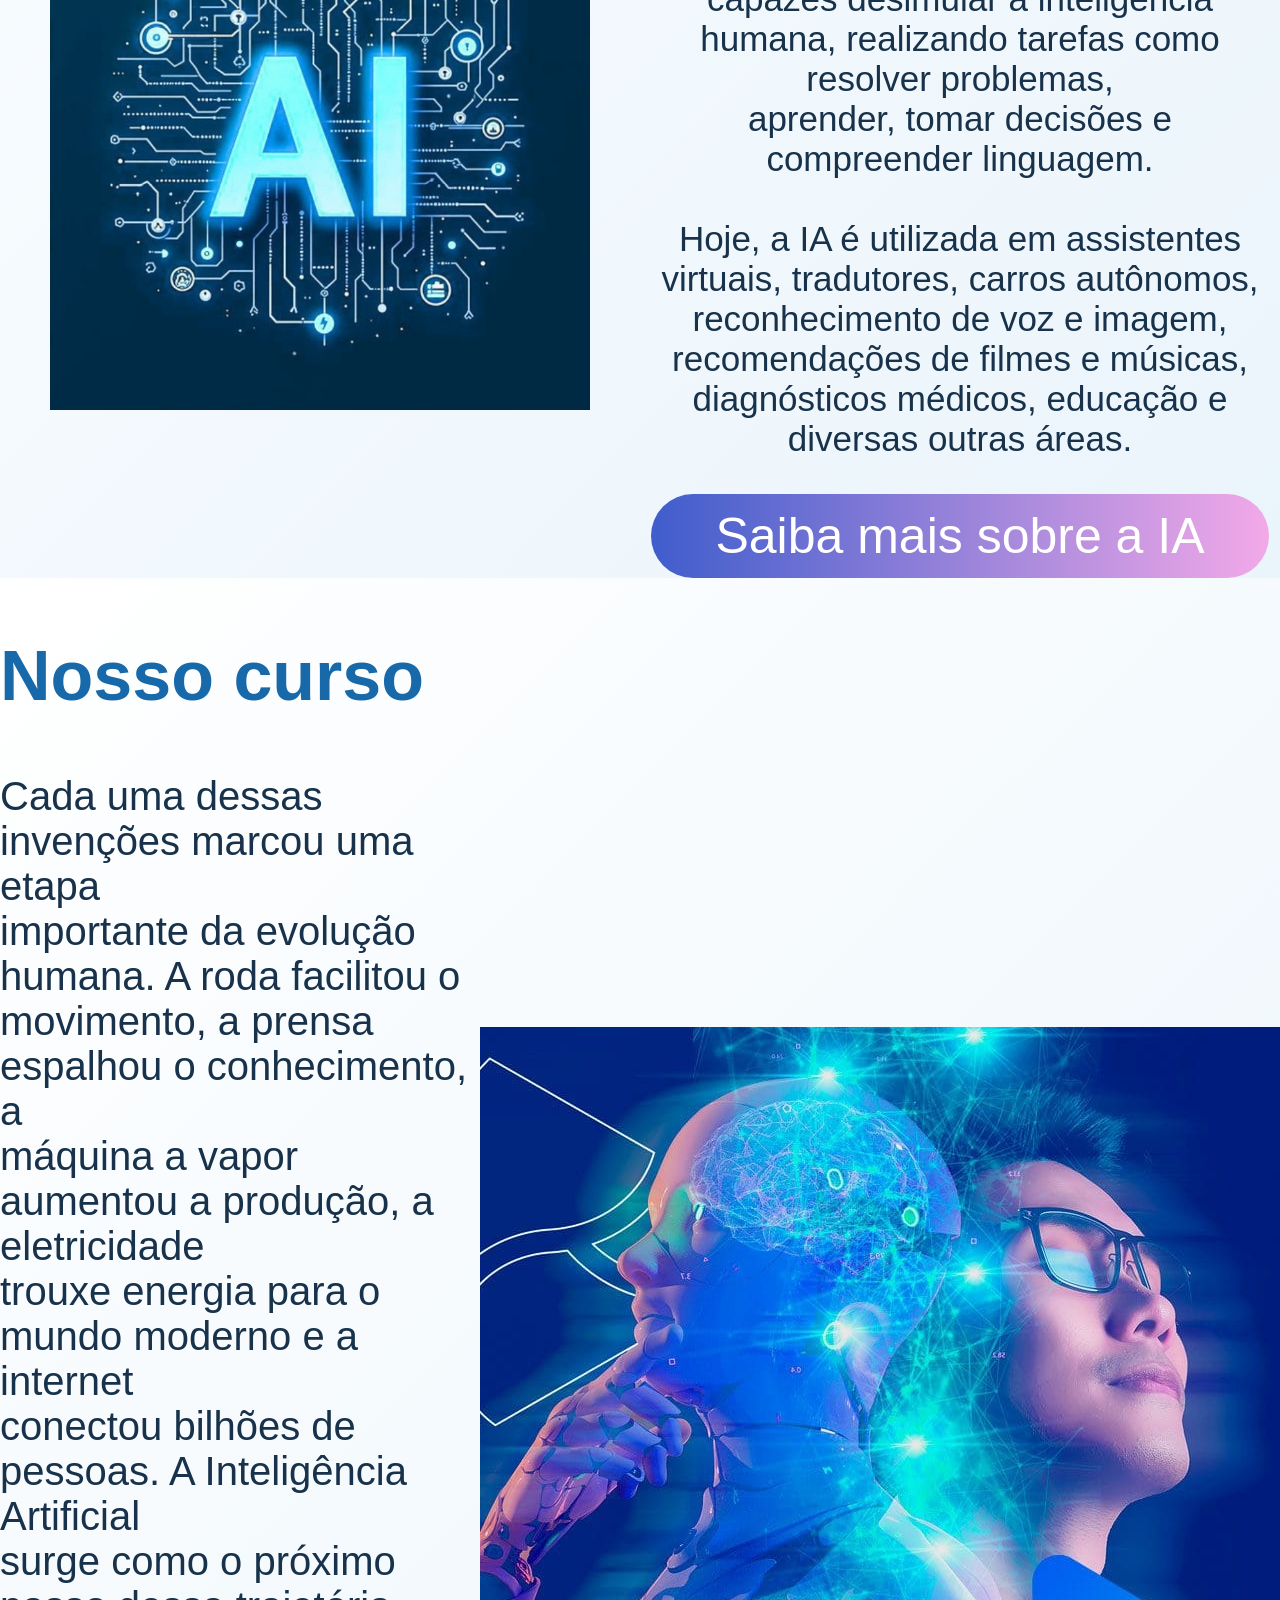
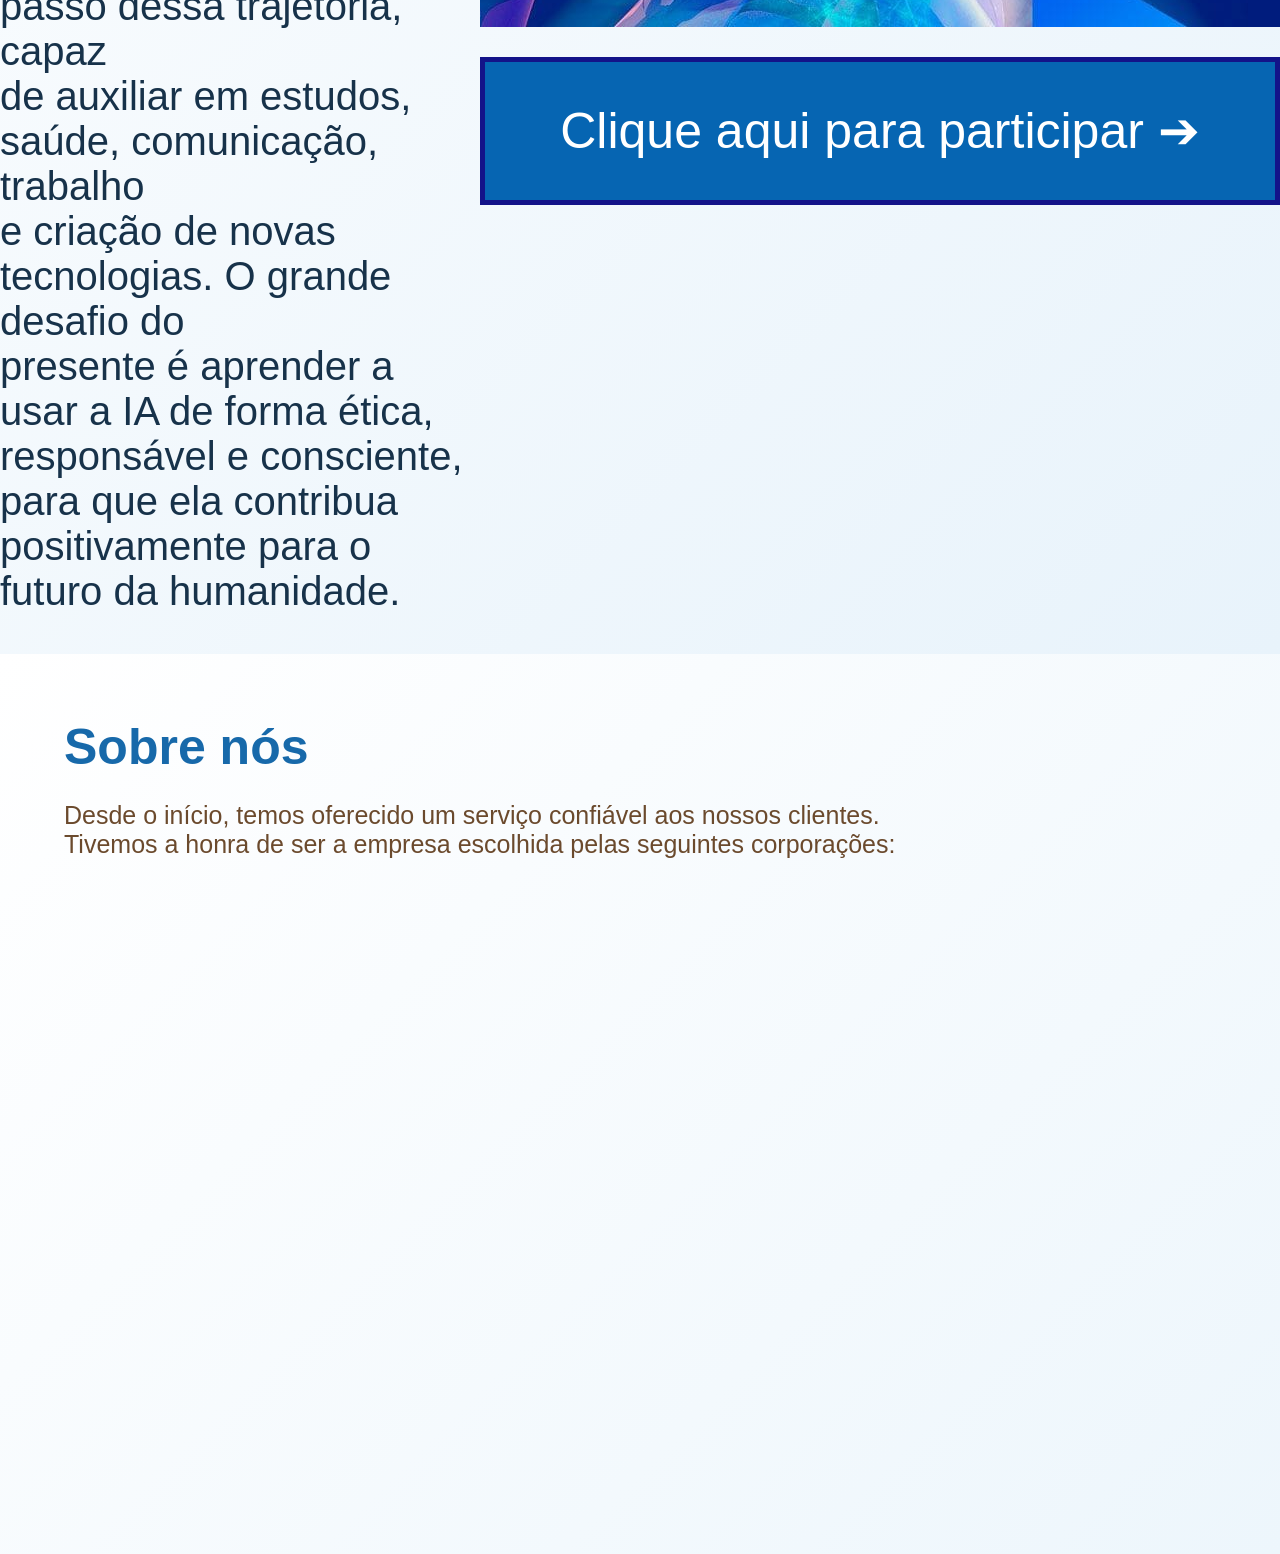
<file: relatorio/Digital Ao Extremo site antigo/teste2.html>
<!DOCTYPE html>
<html lang="en">

<head>
    <meta charset="UTF-8">
    <meta name="viewport" content="width=device-width, initial-scale=1.0">
    <title>Futuro com a IA</title>
    <link rel="icon" href="ceepicon.jfif">
    <link rel="stylesheet" href="https://cdn.jsdelivr.net/npm/bootstrap-icons@1.11.3/font/bootstrap-icons.min.css">
    <script src="java_script.js" defer></script>
    <style>
        html {
    scroll-behavior: smooth;
    margin: 0;
    padding: 0;
}

* {
    box-sizing: border-box;
}

html,
body {
    margin: 0;
    padding: 0;
    width: 100%;
    max-width: 100%;
    overflow-x: hidden;
}
.reveal {
    opacity: 0;
    transform: translateY(30px);
    transition: opacity 0.8s ease, transform 0.8s ease;
    will-change: opacity, transform;
}

.reveal.ativo {
    opacity: 1;
    transform: translateY(0);
}

header {
    position: fixed;
    top: 0;
    left: 0;
    right: 0;
    width: 100%;
    height: 90px;
    display: flex;
    justify-content: space-around;
    align-items: center;
    padding: 0 30px;
    z-index: 1000;
    box-sizing: border-box;
}

.menu-mobile {
    display: none;
}
.menu-mobile:active {
    transform: scale(1.08);
    background-color: rgba(7, 35, 63, 1);
}

.barra_de_pesquisa {
    display: flex;
    align-items: center;
}

.bi-search {
    font-size: 35px;
    cursor: pointer;
    color: black;
    text-decoration: none;
}
.bi-search:focus {
    color: blue;
    transform: scale(1.15);
}

.barra_de_pesquisa input {
    width: 500px;
    height: 50px;
    border-radius: 10px;
    border: solid 1px;
    outline: none;
    padding: 0 15px;
}

.bi-x-lg {
    font-size: 35px;
    cursor: pointer;
}

.bi-search:focus {
    color: blue;
}

#limpar:hover {
    color: red;
    transform: scale(1.15);
}

nav {
    display: flex;
    justify-content: start;
    gap: 10px;
}

nav a {
    padding: 15px 50px;
    border-radius: 20px;
    display: flex;
    justify-content: center;
    align-items: center;
    text-decoration: none;
    background: linear-gradient(90deg,
            #8D6700 0%,
            #A87900 45%,
            #B8860B 100%);
    color: #17324a;
    font-weight: bold;
    font-family: Arial, Helvetica, sans-serif;
}
nav a:hover {
    transform: translateY(-4px);
}

.inicio {
    height: 105vh;
    margin: 0;
    background: linear-gradient(135deg, #ffffff 0%, #eef6fc 100%);
    background-size: cover;
    background-repeat: no-repeat;
    display: flex;
    justify-content: center;
    align-items: start;
    flex-direction: column;
    width: 100%;
    position: relative;
}

.inicio h1 {
    color: #17324a;
    margin: 0 0 0 200px;
    font-size: 100px;
    font-weight: bold;
    font-family: Arial, Helvetica, sans-serif;
}

.inicio p {
    color: #17324a;
    margin: 0 0 0 200px;
    font-size: 40px;
    font-family: Arial, Helvetica, sans-serif;
}


.invençoes {
    min-height: 100vh;
    margin: 0;
    display: flex;
    justify-content: center;
    align-items: center;
    background: linear-gradient(135deg, #ffffff 0%, #e8f3fb 100%);
    background-repeat: no-repeat;
    background-size: cover;
    width: 100%;
}


.invençoes > a {
    color: #E8B15C;
    background: linear-gradient(90deg,
        #6B3D00,
        #3B2100,
        #000000);
    width: 60%;
    min-height: 25vh;
    display: flex;
    justify-content: center;
    align-items: center;
    box-sizing: border-box;
    font-weight: bold;
    font-family: Arial, Helvetica, sans-serif;
    font-size: clamp(35px, 5vw, 70px);
    border: 10px solid #000;
    padding: 30px;
    text-decoration: none;
    cursor: pointer;
    text-align: center;
    transition: background-color 0.3s ease;
}
.invençoes > a:hover {
    transform: scale(1.03);
    background: linear-gradient(90deg,
        #805000,
        #4d2c00,
        #151515);
}

nav a {
    transition: transform 0.2s ease, box-shadow 0.2s ease;
}

nav a:hover {
    transform: translateY(-3px);
     background: linear-gradient(90deg,
        #9d7500,
        #b8860b,
        #c99a20);
}


.sessao1 {
    min-height: 100vh;
    margin: 0;
    display: flex;
    justify-content: space-around;
    align-items: start;
    background: linear-gradient(135deg, #ffffff 0%, #edf6fc 100%);
    background-repeat: no-repeat;
    background-size: cover;
    color: rgb(222, 168, 135);
    width: 100%;
}

.sessao2 {
    min-height: 100vh;
    margin: 0;
    display: flex;
    justify-content: space-around;
    align-items: center;
    background: linear-gradient(135deg, #fafdff 0%, #e7f2fa 100%);
    background-repeat: no-repeat;
    background-size: cover;
    color: #17324a;
    width: 100%;
}

.sessao3 {
    min-height: 100vh;
    margin: 0;
    display: flex;
    justify-content: space-around;
    align-items: center;
    background: linear-gradient(135deg, #ffffff 0%, #eef7fc 100%);
    background-repeat: no-repeat;
    background-size: cover;
    width: 100%;
}

.sessao4 {
    min-height: 100vh;
    margin: 0;
    display: flex;
    justify-content: space-around;
    align-items: center;
    background: linear-gradient(135deg, #fafdff 0%, #e8f3fb 100%);
    background-repeat: no-repeat;
    background-size: cover;
    color: #17324a;
    width: 100%;
}

.sessao5 {
    min-height: 100vh;
    margin: 0;
    display: flex;
    justify-content: space-around;
    align-items: center;
    color: #17324a;
    background-color: #ffffff;
    background-repeat: no-repeat;
    background-size: cover;
    background: linear-gradient(135deg, #ffffff 0%, #e9f4fb 100%);
}

.sessao6 {
    min-height: 100vh;
    margin: 0;
    display: flex;
    justify-content: space-around;
    align-items: center;
    color: #17324a;
    background-color: #ffffff;
    background-repeat: no-repeat;
    background-size: cover;
    background: linear-gradient(135deg, #ffffff 0%, #e7f2fa 100%);
}

.sessao7 {
    min-height: 100vh;
    margin: 0;
    display: flex;
    justify-content: space-around;
    align-items: center;
    color: #17324a;
    background-color: #ffffff;
    background-repeat: no-repeat;
    background-size: cover;
    background: linear-gradient(135deg, #fafdff 0%, #eaf4fb 100%);
}

.sessao7-text-buttom {
    text-align: center;
    font-family: Arial, Helvetica, sans-serif;
    display: flex;
    align-items: center;
    flex-direction: column;
    font-size: clamp(18px, 7vw, 35px);
    width: 50%;
}

.sessao7-text-buttom a {
    border-radius: 45px;
    background: linear-gradient(90deg, #3f5dcc, #f2a9e8);
    font-size: clamp(35px, 7vw, 50px);
    color: #17324a;
    text-decoration: none;
    display: flex;
    justify-content: center;
    align-items: center;
    padding: 2% 10%;
}
.sessao7-text-buttom a:hover {
    transform: translateY(-5px);
    background: linear-gradient(90deg, #506dd8, #f5b5ec);
}

.sessao8 {
    min-height: 100vh;
    margin: 0;
    display: flex;
    justify-content: space-around;
    align-items: center;
    flex-direction: column;
    color: #17324a;
    background-color: #ffffff;
    background-repeat: no-repeat;
    background-size: cover;
    background: linear-gradient(135deg, #ffffff 0%, #edf6fc 100%);
}

.sessao8-text {
    text-align: center;
    font-family: Arial, Helvetica, sans-serif;
    display: flex;
    justify-content: space-around;
    flex-direction: row;
    font-size: clamp(14px, 7vw, 30px);
    width: 100%;
    height: 100%;
}

.topic-img {
    display: flex;
    justify-content: center;
    align-items: center;
    flex-direction: column;
    gap: 25px;
    margin: 0 0 80px 0;
    flex: 1;
}

.topic-img img {
    display: block;
    height: auto;
    max-width: 100%;
    max-height: 60vh;
    width: auto;
    height: auto;
}

.topic-img h1 {
    font-size: clamp(35px, 7vw, 100px);
    font-family: serif;
}

.texto-inv {
    font-weight: bold;
    text-align: center;
    font-family: Arial, Helvetica, sans-serif;
    display: flex;
    align-items: center;
    font-size: clamp(18px, 2vw, 35px);
    margin-top: 100px;
    flex: 1;
    width: 50%;
}


.nossocurso {
    min-height: 100vh;
    margin: 0;
    display: flex;
    justify-content: space-around;
    align-items: center;
    background: linear-gradient(135deg, #ffffff 0%, #e8f3fb 100%);
    background-size: cover;
    background-repeat: no-repeat;
}

.curso-text {
    font-size: clamp(14px, 7vw, 40px);
    font-family: Arial, Helvetica, sans-serif;
    color: #17324a;
}

.curso-text h1 {
    font-size: 70px;
    font-weight: bold;
    font-family: Arial, Helvetica, sans-serif;
}

.curso-img-buttom {
    display: flex;
    justify-content: center;
    flex-direction: column;
    gap: 30px;
}

.curso-img-buttom a {
    text-align: center;
    font-family: Arial, Helvetica, sans-serif;
    padding: 5% 5%;
    background-color: rgb(6, 101, 178);
    color: #17324a;
    text-decoration: none;
    font-size: clamp(35px, 7vw, 50px);
    border: solid 5px rgb(19, 19, 137);
}
.curso-img-buttom a:hover {
    transform: translateY(-5px);
    background-color: rgb(8, 115, 195);
}


.sobrenos {
    min-height: 100vh;
    margin: 0;
    font-family: Arial, Helvetica, sans-serif;
    gap: 10px;
    background: linear-gradient(135deg, #ffffff 0%, #edf6fc 100%);
    background-size: cover;
    background-repeat: no-repeat;
    color: #17324a;
}

.sobrenos h1 {
    font-size: 50px;
    font-weight: bold;
    margin: 0;
    padding-top: 5%;
    padding-left: 5%;
}

.sobrenos p {
    font-size: 25px;
    padding-left: 5%;
}


@media (max-width: 1000px) {
    html {
        padding: 0;
        margin: 0;
    }

    header {
        display: flex;
        justify-content: start;
        padding: 0;
    }

    .menu-mobile {
        display: block;
        background-color: rgba(7, 35, 63, 0.86);
        border: solid 1px;
        border-radius: 10px;
        font-size: 35px;
        color: #17324a;
        position: fixed;
        top: 5px;
        left: 10px;
        padding: 5px 13px;
    }

    nav {
        display: none;
        position: fixed;
        top: 0;
        left: 80px;
        flex-direction: column;
        background-color: transparent;
        padding: 10px;
        border-radius: 10px;
    }

    nav a {
        padding: 12px 20px;
        color: #17324a;
        border-radius: 5px;
        text-decoration: none;
    }

    nav.ativo {
        display: flex;
    }

    .barra_de_pesquisa {
        display: none;
    }

    .inicio {
        width: 100%;
        display: flex;
        justify-content: center;
        flex-direction: column;
        height: 100vh;
        background-size: cover;
        margin: 0;
        padding: 0;
    }

    .inicio h1 {
        margin: 0;
        text-align: center;
        display: flex; 
    }

    .inicio p {
        margin: 0;
        padding-left: 5%;
    }

    .invençoes {
        width: 100%;
        display: flex;
        justify-content: center;
        flex-direction: column;
        height: auto;
        margin: 0;
    }

    .invençoes > a {
        .invençoes > a {
    width: 80%;
    min-height: 160px;
    font-size: 41px;
    padding: 20px;
}
    }

    .sessao1 {
        width: 100%;
        display: flex;
        justify-content: center;
        flex-direction: column;
        height: auto;
        margin: 0;
    }

    .sessao2 {
        width: 100%;
        display: flex;
        justify-content: center;
        flex-direction: column;
        height: auto;
        margin: 0;
    }

    .sessao3 {
        width: 100%;
        display: flex;
        justify-content: center;
        flex-direction: column;
        height: auto;
        margin: 0;
    }

    .sessao4 {
        width: 100%;
        display: flex;
        justify-content: center;
        flex-direction: column;
        height: auto;
        margin: 0;
    }

    .sessao5 {
        width: 100%;
        display: flex;
        justify-content: center;
        flex-direction: column;
        height: auto;
        margin: 0;
    }

    .sessao6 {
        width: 100%;
        display: flex;
        justify-content: center;
        flex-direction: column;
        height: auto;
        margin: 0;

    }

    .sessao7 {
        width: 100%;
        display: flex;
        justify-content: center;
        flex-direction: column;
        height: auto;
        margin: 0;

    }

    .sessao7-text-buttom {
        width: 100%;
        display: flex;
        justify-content: end;
        flex-direction: column;
        height: 50%;
        margin: 0;
        padding-left: 1%;
        padding-right: 1%;
    }

    .sessao8 {
        width: 100%;
        display: flex;
        justify-content: center;
        flex-direction: column;
        height: auto;
        margin: 0;

    }

    .sessao8-text {
        display: flex;
        flex-direction: column;
    }

    .topic-img {
        width: 100%;
        display: flex;
        flex-direction: column;
        height: 50%;
        margin: 0;
        padding: 0;
    }

    .topic-img img {
        max-width: 90%;
        max-height: 45vh;
        width: auto;
        height: auto;
    }

    .texto-inv {
        width: 100%;
        display: flex;
        justify-content: end;
        flex-direction: column;
        height: 50%;
        margin: 0;
    }

    .nossocurso {
        display: flex;
        flex-direction: column;
    }

    .curso-text {
        width: 100%;
        display: flex;
        justify-content: end;
        flex-direction: column;
        height: 50%;
        margin: 0;
        padding-left: 5%;
        padding-right: 1%;
    }

    .curso-img-buttom {
        width: 100%;
    }

    .compra {
        min-height: 100vh;
    }

    .campo-compra {
        width: 100%;
    }

    form {
        width: 100%;
    }

    .sobrenos {
        display: flex;
        flex-direction: column;
    }

}
    
/* ===== PALETA BRANCO + AZUL + MARROM ===== */
body {
    background: #ffffff;
    color: #17324a;
}

header {
    background: rgba(255, 255, 255, 0.94);
    border-bottom: 1px solid rgba(107, 74, 45, 0.18);
    backdrop-filter: blur(8px);
}

.bi-search,
.bi-x-lg {
    color: #17324a;
}

.bi-search:focus {
    color: #1769aa;
}

#limpar:hover {
    color: #8a4f2b;
}

/* Textos das seções */
.inicio h1 {
    color: #1769aa !important;
}

.inicio p {
    color: #6b4a2d !important;
}

.sessao1,
.sessao2,
.sessao3,
.sessao4,
.sessao5,
.sessao6,
.sessao7,
.sessao8,
.nossocurso,
.sobrenos {
    color: #17324a;
    background-color: #1a94f8;
}

.topic-img h1 {
    color: #1769aa !important;
}

.texto-inv,
.texto-inv p {
    color: #17324a;
}

.sessao7-text-buttom,
.sessao7-text-buttom p {
    color: #17324a;
}

.sessao8-text,
.sessao8-text p {
    color: #17324a;
}

.sessao8-text strong {
    color: #6b4a2d;
}

.curso-text,
.curso-text p {
    color: #17324a;
}

.curso-text h1,
.sobrenos h1 {
    color: #1769aa;
}

.sobrenos p {
    color: #6b4a2d;
}

/* Navegação: mantém os botões como estavam */
nav a {
    color: white !important;
}

/* Botão "Invenções": mantém o estilo original */
.invençoes > a {
    color: #E8B15C !important;
}

/* Botões de ação: preservados */
.sessao7-text-buttom a,
.curso-img-buttom a {
    color: white !important;
}

/* Menu mobile continua escuro para contraste */
.menu-mobile {
    color: white !important;
    background-color: rgba(23, 79, 122, 0.92) !important;
}

/* Títulos com cores inline do arquivo original são harmonizados */
.topic-img h1[style] {
    color: #6b4a2d !important;
}

    
/* Botão pequeno da página inicial */
.inicio .hero-button {
    display: inline-flex;
    align-items: center;
    justify-content: center;
    gap: 10px;
    margin: 28px 0 0 200px;
    padding: 12px 22px;
    border-radius: 12px;
    background: #1769aa;
    color: white !important;
    text-decoration: none;
    font-family: Arial, Helvetica, sans-serif;
    font-size: 16px;
    font-weight: bold;
    border: 2px solid #1769aa;
    transition: transform .2s ease, background .2s ease, box-shadow .2s ease;
    width: fit-content;
}

.inicio .hero-button span {
    font-size: 18px;
}

.inicio .hero-button:hover {
    transform: translateY(-3px);
    background: #0f568d;
    box-shadow: 0 8px 20px rgba(23, 105, 170, .22);
}

@media (max-width: 1000px) {
    .inicio .hero-button {
        margin: 22px auto 0;
        font-size: 15px;
        padding: 11px 20px;
    }
}

    </style>
</head>

<body>
    <header>
        <button class="menu-mobile" onclick="abrirMenu()">☰</button>
        
        <div class="barra_de_pesquisa">
            <a class="bi-search" href="#pesquisa"></a>
            <input type="text" id="pesquisa">
            <i class="bi-x-lg" id="limpar"></i>

        </div>
        <nav>
            <a  href="#curso">Nosso curso</a>
            <a href="#nos">Sobre nós</a>
            <a href="#1inv">Invenções</a>
        </nav>
    </header>
    <main>
        <section class="inicio">
            <h1>Futuro com a <br>IA</h1>
            <p>Especialização. Compromisso. Valor.</p>
            <a class="hero-button reveal" href="#1inv">Explorar conteúdo <span>➜</span></a>
        </section>
<section class="sessao1" id="1inv">

            <div class="topic-img">
                <h1 class="reveal">1.A roda (cerca de<br> 3.500 a.c)</h1>
                <img class="reveal" src="1.A roda.jpeg" alt="">
            </div>

            <div class="texto-inv reveal">
                <p>A roda é considerada uma das primeiras grandes invenções da<br>
                    humanidade. Surgiu na Mesopotâmia e inicialmente foi usada em<br>
                    carroças e instrumentos de trabalho. Com ela, o transporte de pessoas e<br>
                    mercadorias ficou muito mais fácil, permitindo o crescimento do<br>
                    comércio e das cidades. Sem a roda, o desenvolvimento das civilizações<br>
                    teria sido muito mais lento.<br>
                    Impacto principal: facilitou o transporte, a agricultura e o comércio.</p>
            </div>
        </section>

        <section class="sessao2">
            <div class="topic-img reveal">
                <h1 class="reveal">2. A prensa de<br> Gutemberg (século<br>XV)</h1>
                <img class="reveal" src="2. A prensa de Gutembeg.jpeg" alt="">
            </div>

            <div class="texto-inv reveal">
                <p>Inventada por Johannes Gutenberg por volta de 1450, a prensa de tipos<br>
                    móveis revolucionou a comunicação. Antes dela, os livros eram copiados<br>
                    à mão, o que os tornava raros e caros. A nova tecnologia permitiu<br>
                    imprimir milhares de cópias rapidamente, espalhando ideias,<br>
                    conhecimentos científicos e obras literárias. Isso contribuiu para o<br>
                    Renascimento, a Reforma Protestante e o avanço da educação.<br>
                    Impacto principal: democratizou o acesso ao conhecimento.</p>
            </div>
        </section>

        <section class="sessao3">
            <div class="topic-img reveal">
                <h1 class="reveal" style="color: rgb(76, 50, 3);">3. A máquina a<br> vapor(século XVIII)</h1>
                <img class="reveal" src="3.A maquina a vapor.jpeg" alt="">
            </div>

            <div class="texto-inv reveal">
                <p>A máquina a vapor foi aperfeiçoada por James Watt e se tornou o<br>
                    símbolo da Revolução Industrial. Ela transformou fábricas, minas, naviose trens, aumentando
                    enormemente a produção de bens. Com essa<br>
                    invenção, o trabalho manual começou a ser substituído por máquinas,<br>
                    mudando a economia e a vida das pessoas em todo o mundo.<br>
                    Impacto principal: impulsionou a industrialização e o crescimento<br>
                    econômico.
                </p>
            </div>
        </section>

        <section class="sessao4">
            <div class="topic-img reveal">
                <h1 class="reveal" style="color: rgb(120, 79, 4);">4. A eletricidade e<br> a lâmpada elétrica</h1>
                <img class="reveal" src="4. A eletricidade e a lampada eletrica.jpeg" alt="">
            </div>

            <div class="texto-inv reveal">
                <p>O domínio da eletricidade foi uma das maiores conquistas científicas da<br>
                    humanidade. A lâmpada elétrica, popularizada por Thomas Edison, permitiu<br>
                    iluminar casas, ruas e fábricas de forma segura e eficiente. A partir da eletricidade<br>
                    surgiram motores, eletrodomésticos, computadores, celulares e praticamente toda<br>
                    a tecnologia moderna.<br>
                    Impacto principal: transformou a vida cotidiana e possibilitou o avanço<br>
                    tecnológico.
                </p>
            </div>
        </section>
        <section class="sessao5">
            <div class="topic-img reveal">
                <h1 class="reveal">5.Computador<br>(1945)</h1>
                <img class="reveal" src="5.computador.jpeg" alt="">
            </div>

            <div class="texto-inv reveal">
                <p>A história do computador começou há muito tempo, mas o<br>
                    primeiro computador eletrônico de grande porte<br>
                    amplamente reconhecido foi o ENIAC.<br>
                    Ano de criação: 1945 (foi concluído em 1945 e apresentadoao público em 1946).<br>
                    Criadores: John W. Mauchly e J. Presper Eckert.<br>
                    Para que servia originalmente: Foi desenvolvido para realizarcálculos matemáticos muito complexos,
                    principalmente paracalcular tabelas de trajetória de projéteis para o Exército dosEstados Unidos
                    durante a Segunda Guerra Mundial.<br>
                    Com o passar dos anos, os computadores evoluíram e hoje<br>
                    são usados para diversas atividades, como estudar,<br>
                    trabalhar, acessar a internet, criar programas, jogar,<br>
                    comunicar-se e armazenar informações.</p>
            </div>
        </section>
        <section class="sessao6">
            <div class="topic-img reveal">
                <h1 class="reveal">6. A internet<br> (século XX)</h1>
                <img class="reveal" src="6.A internet.jpeg" alt="">
            </div>

            <div class="texto-inv reveal">
                <p>Criada inicialmente para conectar computadores em projetos militares e científicos,
                    a internet se expandiu para o mundo inteiro. Ela permite comunicação instantânea,
                    acesso a informações, ensino a distância, compras online e trabalho remoto. Hoje,
                    bilhões de pessoas utilizam a internet diariamente, tornando-a uma das invenções
                    mais influentes da história.
                    Impacto principal: conectou o mundo e acelerou a circulação de informações.</p>
            </div>
        </section>
        <section class="sessao7">
            <div class="topic-img reveal">
                <h1 class="reveal">7. IA</h1>
                <img class="reveal" src="7.IA.jpeg" alt="">
            </div>

            <div class="sessao7-text-buttom reveal">
                <p>Sobre a Inteligência Artificial (IA):<br><br>
                    Ano de criação: 1956, quando o termo Inteligência Artificial foi apresentado<br>
                    durante a Conferência de Dartmouth.<br><br>
                    Principal responsável pelo termo: John McCarthy.<br><br>
                    Para que servia originalmente: A IA foi criada para desenvolver sistemas capazes desimular a
                    inteligência humana, realizando tarefas como resolver problemas,<br>
                    aprender, tomar decisões e compreender linguagem.<br><br>
                    Hoje, a IA é utilizada em assistentes virtuais, tradutores, carros autônomos,<br>
                    reconhecimento de voz e imagem, recomendações de filmes e músicas,<br>
                    diagnósticos médicos, educação e diversas outras áreas.</p>

                <a href="#curso">Saiba mais sobre a IA</a>
            </div>
        </section>
<section class="nossocurso" id="curso">
            <div class="curso-text reveal">
                <h1>Nosso curso</h1>
                <p>Cada uma dessas invenções marcou uma etapa<br>
                    importante da evolução humana. A roda facilitou o<br>
                    movimento, a prensa espalhou o conhecimento, a<br>
                    máquina a vapor aumentou a produção, a eletricidade<br>
                    trouxe energia para o mundo moderno e a internet<br>
                    conectou bilhões de pessoas. A Inteligência Artificial<br>
                    surge como o próximo passo dessa trajetória, capaz<br>
                    de auxiliar em estudos, saúde, comunicação, trabalho<br>
                    e criação de novas tecnologias. O grande desafio do<br>
                    presente é aprender a usar a IA de forma ética,<br>
                    responsável e consciente, para que ela contribua<br>
                    positivamente para o futuro da humanidade.</p>
            </div>
            <div class="curso-img-buttom reveal">
                <img class="reveal" src="Curso.jpeg" alt="">
                <a class="reveal" href="compra.html" target="_blank">Clique aqui para participar ➔</a>
            </div>
        </section>

        <section class="sobrenos" id="nos">
            <h1 class="reveal">Sobre nós</h1>
            <p class="reveal">Desde o início, temos oferecido um serviço confiável aos nossos clientes.<br>
                Tivemos a honra de ser a empresa escolhida pelas seguintes corporações:</p>
        </section>

    </main>
    <footer></footer>
</body>

</html>
</file>
<file: style.css>
html,
body {
    margin: 0;
    padding: 0;
    width: 100%;
    max-width: 100%;
    overflow-x: hidden;
}

html {
    scroll-behavior: smooth;
    /*deixa a rolagem suave*/
}

* {
    box-sizing: border-box;
}

.reveal {
    opacity: 0;
    transform: translateY(30px);
    transition: opacity 0.8s ease, transform 0.8s ease;
    will-change: opacity, transform;
}

.reveal.ativo {
    opacity: 1;
    transform: translateY(0);
}

/*cabeça do site inicio */
header {
    position: fixed;
    width: 100%;
    height: 10vh;
    background-color: white;
    top: 0;
    right: 0;
    left: 0;
    z-index: 1000;
    box-shadow: 0 5px 15px rgba(0, 0, 0, 0.5);
    /* 0 sombra para os lados 5px de sombra pra baixo 15px de espalhamento de sombra e 0.3 da intensidade da sombra */
}

.menu_mobile {
    display: none;
}

.menu_mobile:active {
    transform: scale(1.08);
    border: none;
}

nav {
    height: 100%;
    width: 100%;
    display: flex;
    justify-content: space-between;
}

.titulo_mobile {
    display: none;
}

.logo {
    display: flex;
    align-items: center;
    width: 15%;
    padding-left: 40px;
}

.logo img {
    border-radius: 50%;
    height: 150px;
    width: 150px;
}

.botoes-usuario {
    width: 55%;
    display: flex;
    gap: 40px;
    display: flex;
    justify-content: end;
    align-items: center;
    width: 85%;
}

.botoes a {
    border-radius: 50px;
    font-family: Arial, Helvetica, sans-serif;
    border: solid 2px black;
    padding: 13px 46px;
    text-decoration: none;
    color: white;
    font-weight: bold;
    font-family: Arial, Helvetica, sans-serif;
    background-color: #2563EB;
    margin-left: 35px;
}

.botoes a:hover {
    background-color: #1D4ED8;
}

.usuario_mobile {
    display: none;
}

.usuario {
    width: 7%;
    margin-left: 60px;
}

.usuario img {
    border-radius: 50px;
    width: 80px;
    height: 80px;
}

/*cabeça do site final */

/*main-sessões inicio */
.sessao1 {
    width: 100%;
    min-height: 100vh;
    height: auto;
    display: flex;
    flex-direction: row;
    padding-top: 10vh;
    background-color: #F5F7FA;
    border: solid 1px transparent;
}

.titulo-botao {
    width: 50%;
    height: 90vh;
    display: flex;
    flex-direction: column;
    justify-content: center;
    text-align: center;
    align-items: center;
}

.titulo-botao h1 {
    font-family: Arial, Helvetica, sans-serif;
    font-weight: bold;
    font-size: clamp(20px, 7vw, 240px);
    color: #1D4ED8;
    margin: 0;
    margin-bottom: 10px;
}

.titulo-botao p {
    font-size: clamp(20px, 7vw, 40px);
    font-weight: bold;
    font-family: Arial, Helvetica, sans-serif;
    color: #475569;
    margin: 0;
    margin-bottom: 20px;
}

.titulo-botao a {
    border-radius: 50px;
    color: white;
    background-color: rgb(11, 11, 110);
    text-decoration: none;
    width: 40%;
    height: 6%;
    display: flex;
    justify-content: center;
    align-items: center;
    margin: 0;
    font-weight: bold;
    font-family: Arial, Helvetica, sans-serif;
    font-size: clamp(10px, 7w, 20px);
}

.foto-capa {
    position: relative;
    /*pai dos positions que faz os outros funcionarem e aparecerem */
    height: 90vh;
    width: 50%;
    overflow: hidden;
    display: flex;
    justify-content: center;
    align-items: center;
}

.triangulo1 {
    position: absolute;
    width: 90%;
    height: 90%;
    background-color: #17629a;
    clip-path: polygon(15% 0%,
            100% 0%,
            85% 100%,
            0% 100%);
    top: 0;
    left: -10px;
    animation-name: aparecer1;
    animation-duration: 2.5s;
    animation-fill-mode: forwards;
    opacity: 0;
    animation-timing-function: infinite;
}

@keyframes aparecer1 {
    0% {
        opacity: 0;
    }

    100% {
        opacity: 1;
        top: 40px;
        left: 90px;
    }
}

.triangulo2 {
    position: absolute;
    width: 90%;
    height: 85%;
    background-color: #1d73b5;
    clip-path: polygon(15% 0%,
            100% 0%,
            85% 100%,
            0% 100%);
    top: 400px;
    right: -100px;
    animation-name: aparecer2;
    animation-duration: 2.5s;
    animation-fill-mode: forwards;
    opacity: 0;
    animation-timing-function: infinite;
}

@keyframes aparecer2 {
    0% {
        opacity: 0;
    }

    100% {
        opacity: 1;
        top: 90px;
        right: 87px;
    }
}

.foto-capa img {
    position: absolute;
    animation-name: aparecer-img;
    animation-duration: 4s;
    animation-delay: 0.1s;
    animation-fill-mode: forwards;
    opacity: 0;
    width: 100%;
    height: 90%;
    top: 30px;
    left: -1px;
}

@keyframes aparecer-img {
    0% {
        opacity: 0;
    }

    100% {
        opacity: 1;
    }
}

.sessao2 {
    height: auto;
    min-height: 100vh;
    width: 100%;
    background-color: #F5F7FA;
    border: solid 1px transparent;
    scroll-margin-top: 90px;
}

.sessao2 h1 {
    font-size: 500%;
    margin-top: 4%;
    color: #003c82;
    font-family: Arial, Helvetica, sans-serif;
    font-weight: bold;
    margin-left: 2%;
    display: flex;
    align-items: center;
}

.sessao2 span {
    font-size: 100%;
}

.linha_tempo {
    width: 99%;
    height: 1%;
    margin: 0;
    margin-left: 1%;
}

.linha_tmobile {
    display: none;
}

.cardss1 {
    height: 60vh;
    width: 100%;
    display: flex;
    flex-direction: row;
    position: relative;
}

.cardss1 h3 {
    position: absolute;
    text-align: center;
    color: white;
    top: 200px;

}

.cardss1 p {
    margin: 0;
    margin-top: 30px;
    text-align: center;
    color: white;
}

.cardss1 img {
    max-width: 100%;
    border-radius: 10px 10px 0 0;
    opacity: 0;
}

.bt1 {
    display: flex;
    flex-direction: column;
    justify-content: end;
    height: 39%;
}

.cardss1 a {
    padding: 12px 57px;
    border: solid 2px;
    background-color: white;
    font-weight: bold;
    border-radius: 50px;
    text-decoration: none;
    margin-bottom: 10px;
    color: black;
}

.card1 {
    border: solid 1px;
    background-image: url(imagens/inv1.1.png);
    background-repeat: no-repeat;
    background-size: cover;
    width: 15%;
    height: 100%;
    margin: 0;
    margin-bottom: -50px;
    margin-left: 2%;
    border-radius: 10px;
    opacity: 0.9;
    display: flex;
    flex-direction: column;
    align-items: center;
}

.card1:hover {
    border: solid 3px burlywood;
}

.card2 {
    border: solid 1px;
    background-image: url(imagens/inv2.1.png);
    background-repeat: no-repeat;
    background-size: cover;
    width: 15%;
    height: 100%;
    margin: 0;
    margin-left: 2%;
    border-radius: 10px;
    opacity: 0.9;
    display: flex;
    flex-direction: column;
    align-items: center;
}

.card2 img {
    height: 47%;
}

.card2:hover,
.card3:hover,
.card4:hover {
    border: solid 3px rgb(79, 24, 5);
}

.card3 {
    border: solid 1px;
    background-image: url(imagens/inv3.1.png);
    background-repeat: no-repeat;
    background-size: cover;
    width: 15%;
    height: 100%;
    margin-left: 2%;
    border-radius: 10px;
    opacity: 0.9;
    display: flex;
    flex-direction: column;
    align-items: center;
}

.card3 h3 {
    top: 180px;
}

.card4 {
    border: solid 1px;
    background-image: url(imagens/inv4.1.png);
    background-repeat: no-repeat;
    background-size: cover;
    width: 15%;
    height: 100%;
    margin-left: 2%;
    border-radius: 10px;
    opacity: 0.9;
    display: flex;
    flex-direction: column;
    align-items: center;
}

.card5 {
    border: solid 1px;
    background-image: url(imagens/inv5.1.png);
    background-repeat: no-repeat;
    background-size: cover;
    width: 15%;
    height: 100%;
    margin-left: 2%;
    border-radius: 10px;
    opacity: 0.9;
    display: flex;
    flex-direction: column;
    align-items: center;
}

.card5:hover {
    border: solid 3px rgb(9, 101, 187);
}

.card6 {
    border: solid 1px;
    background-image: url(imagens/inv6.1.png);
    background-repeat: no-repeat;
    background-size: cover;
    width: 15%;
    height: 100%;
    margin-left: 2%;
    border-radius: 10px;
    opacity: 0.9;
    margin-right: 2%;
    display: flex;
    flex-direction: column;
    align-items: center;
}

.card6:hover {
    border: solid 3px rgb(0, 110, 255);
}

.card1:hover,
.card2:hover,
.card3:hover,
.card4:hover,
.card5:hover,
.card6:hover {
    transform: scale(1.04);
}

.sessao3 {
    height: auto;
    min-height: 95vh;
    width: 100%;
    background-color: #F5F7FA;
    display: flex;
    flex-direction: row;
    border: solid 1px transparent;
    scroll-margin-top: 90px;
}

.topicos {
    height: 95vh;
    width: 60%;
}

.topicos h1 {
    margin: 0;
    margin-top: 30px;
    font-size: 500%;
    font-family: Arial, Helvetica, sans-serif;
    color: rgb(12, 12, 87);
    margin-left: 2%;
}

.topicos h2 {
    margin: 0;
    margin-top: 20px;
    font-family: Arial, Helvetica, sans-serif;
    margin-left: 2%;
    font-size: 350%;
}

.linhav {
    background-color: rgb(59, 119, 209);
    height: 58%;
    width: 10px;
    position: absolute;
    left: 5.2%;
    margin-top: 70px;
}

.topico1 {
    display: flex;
    flex-direction: column;
    justify-content: center;
    gap: -10px;
    align-items: start;
    margin-left: 5%;
    height: 17%;
    margin-top: 20px;
}

.numero {
    width: 90px;
    height: 90px;
    border: solid 10px rgb(59, 119, 209);
    display: flex;
    justify-content: center;
    align-items: center;
    border-radius: 50%;
    color: rgb(21, 21, 127);
    font-weight: bold;
    font-family: Arial, Helvetica, sans-serif;
    font-size: 250%;
    background-color: white;
    position: relative;
}

.topico1_text {
    position: relative;
    display: flex;
    flex-direction: column;
    font-size: 140%;
    margin-left: 14%;
    top: -75px;
}

.topico1_text h3 {
    position: relative;
    margin: 0;
    font-weight: bold;
    font-family: Arial, Helvetica, sans-serif;
    font-size: 170%;
    height: 20px;
}

.topico1_text p {
    position: relative;
    margin: 0;
    height: 1px;
    color: #3e4348;
    font-size: 90%;
}

.img_botao {
    height: 95vh;
    width: 40%;
    display: flex;
    flex-direction: column;
    justify-content: center;
    align-items: center;
    overflow: hidden;
}

.img_botao img {
    opacity: 0.9;
    width: 120%;
    height: 70%;
}

.img_botao a {
    width: 70%;
    height: 7%;
    text-decoration: none;
    color: white;
    border: solid 4px black;
    border-radius: 30px;
    background-color: #3656a2;
    margin-top: 15px;
    display: flex;
    justify-content: center;
    align-items: center;
    font-size: 140%;
    font-family: Arial, Helvetica, sans-serif;
}

.sessao4 {
    height: auto;
    min-height: 67vh;
    width: 100%;
    background-color: #F9F9F9;
    margin: 0;
    border: solid 1px transparent;
    scroll-margin-top: 90px;
}

.sessao4 h1 {
    font-weight: bold;
    font-family: Arial, Helvetica, sans-serif;
    font-size: 450%;
    padding-left: 3%;
    margin: 0;
    margin-top: 1%;
}


.linhas4 {
    height: 1vh;
    width: 5%;
    background: linear-gradient(90deg, #045dba, #00a3ff);
    margin-left: 3%;
    margin-bottom: 40px;
}

.cardss2 {
    display: flex;
    justify-content: space-around;
    align-items: center;
}

.dupla {
    margin: 0;
    padding: 0;
    width: 100%;
    height: 100%;
    height: 50vh;
    display: flex;
    flex-direction: row;
    justify-content: space-around;
    gap: 49px;
    padding-left: 10px;
    padding-right: 10px;
}

.c1 {
    height: 90%;
    width: 100%;
    display: flex;
    flex-direction: column;
    align-items: center;
    padding-top: 10px;
    margin: 0;
    padding-bottom: 35px;
    background-color: white;
}

.c2 {
    height: 90%;
    width: 100%;
    display: flex;
    flex-direction: column;
    align-items: center;
    padding-top: 10px;
    margin: 0;
    padding-bottom: 35px;
    background-color: white;
}

.p1 {
    font-family: Arial, Helvetica, sans-serif;
    font-weight: bold;
    margin: 0;
    text-align: center;
    height: none;
    height: 40px;
}

.p2 {
    font-weight: bold;
    font-family: Arial, Helvetica, sans-serif;
    margin: 0;
}

.p3 {
    margin: 0;
    margin-bottom: 75px;
    font-family: Arial, Helvetica, sans-serif;
    text-align: center;
    height: 10%;
}

.icones {
    display: flex;
    justify-content: space-around;
    gap: 10px;
    height: 35px;
}

/* main-sessões final */

/* footer inicio */
footer {
    height: 32vh;
    height: auto;
    width: 100%;
    background-image: url(imagens/footer.png);
    background-repeat: no-repeat;
    background-size: cover;
    display: flex;
    flex-direction: row;
}

.c-creditos {
    width: 80%;
    display: flex;
    flex-direction: row;
    justify-content: space-around;
    align-items: center;
}

.dupla2 {
    display: flex;
    flex-direction: row;
    justify-content: space-around;
    width: 100%;
}

.cardss3 {
    width: 20%;
}

.cardss3 h2 {
    font-family: Arial, Helvetica, sans-serif;
    font-weight: bold;
    color: white;
    margin: 0;
    margin-top: 10px;
    margin-bottom: 5px;
}

.cardss3 p {
    font-family: Arial, Helvetica, sans-serif;
    color: gray;
    margin: 0;
}

.linha {
    height: 0.7vh;
    width: 14%;
}

.logofinal {
    width: 20%;
    margin: 0;
}

.logofinal img {
    height: 255px;
    width: 85%;
}

.logofinal p {
    font-size: 75%;
    margin: 0;
    text-decoration: underline;
    text-align: end;
    color: rgb(57, 57, 57);
}

/*footer final */

/*media responsividade mobile inicio */
@media screen and (max-width: 1000px) {
    header {
        display: flex;
        width: 100%;
    }

    .menu_mobile {
        display: flex;
        justify-content: center;
        align-items: center;
        background-color: rgba(255, 255, 255, 0.946);
        border: solid 2px;
        width: 20%;
        height: 100%;
        font-size: 300%;
        color: black;
    }

    nav {
        display: none;
    }

    .logo {
        display: none;
    }

    .titulo_mobile {
        display: flex;
        color: #045dba;
        margin-left: 20px;
        font-family: Arial, Helvetica, sans-serif;
        font-weight: bold;
        display: flex;
        align-items: center;
        font-size: 190%;
    }

    nav.ativo {
        display: flex;
        flex-direction: column;
        width: 100%;
        max-width: 100%;
        background-color: rgba(255, 255, 255, 0.946);
        box-shadow: 0 5px 15px rgba(0, 0, 0, 0.5);
        border-bottom: solid 3px;
        position: fixed;
        top:10vh;
        left: 0;
        margin: 0;
        height: 20vh;
        box-sizing: border-box;
        overflow: hidden;
    }

    nav.ativo .botoes-usuario {
        display: flex;
        flex-direction: column;
        align-items: center;
        justify-content: start;
        height: 100%;
        width: 100%;
        max-width: 100%;
        box-sizing: border-box;
    }
    nav.ativo .botoes {
    width: 100%;
    max-width: 100%;
    box-sizing: border-box;
    height: 100%;
    display: flex;
    flex-direction: column;
}

    nav.ativo a {
        width: 100%;
        max-width: 100%;
        height: 88%;
        display: flex;
        flex: 1;
        align-items: center;
        padding: 0;
        padding-left: 20px;
        margin: 0;
        border-radius: 0;
        box-sizing: border-box;
        border-left: none;
        border-right: none;
        border-top: solid 2px black;
        border-bottom: solid 2px black;
        background-color: transparent;
        color: #003c82;
        animation-name: entrar1;
        animation-duration: 0.15s;
        animation-fill-mode: forwards;
    }
    @keyframes entrar1 {
        0% {
            opacity: 0;
            transform: translateX(100px);
            color: rgb(11, 180, 180);
        }
        50% {
            color: aquamarine;
        }
        100% {
            transform: translateZ(0);
            opacity: 1;
        }
    }

    .usuario {
        display: none;
    }

    .sessao1 {
        display: flex;
        flex-direction: column-reverse;
        justify-content: center;
        align-items: center;
        width: 100%;
        margin: 0;
        padding: 0;
        height: 70%;
    }

    .foto-capa {
        width: 100%;
        margin: 0;
        padding: 0;
        height: 40vh;
    }

    .triangulo1 {
        height: 60%;
        width: 75%;
        animation-name: aparecer3;
        animation-duration: 2.5s;
        opacity: 1;
        top: -100px;
        left: -100px;
    }

    @keyframes aparecer3 {
        0% {
            opacity: 1;
        }

        100% {
            opacity: 1;
            top: 30px;
            left: 65px;
        }
    }

    .triangulo2 {
        height: 60%;
        width: 75%;
        opacity: 1;
        top: 100px;
        right: -200px;
        animation-name: aparecer4;
        animation-duration: 2.5s;
    }

    @keyframes aparecer4 {
        0% {
            opacity: 1;
        }

        100% {
            opacity: 1;
            top: 50px;
            right: 65px;
        }
    }

    .foto-capa img {
        height: 60%;
        width: 80%;
        position: absolute;
        left: 60px;
    }

    .titulo-botao {
        width: 100%;
        height: 20%;
        margin: 0;
        padding: 0;
        display: flex;
        justify-content: start;
    }

    .titulo-botao h1 {
        margin: 0;
    }

    .titulo-botao a {
        width: 80%;
        border-radius: 6px;
        height: 6vh;
    }

    .sessao2 {
        width: 100%;
        display: flex;
        flex-direction: column;
        position: relative;
    }

    .sessao2 h1 {
        font-size: 450%;
    }

    .sessao2 span {
        font-size: 100%;
    }

    .linha_tempo {
        display: none;
    }

    .linha_tmobile {
        display: flex;
        width: 20%;
        height: 3300px;
        position: absolute;
        padding-top: 500px;
        left: 0;
        top: 0;
        z-index: 1;
    }

    .cardss1 {
        display: flex;
        flex-direction: column;
        align-items: center;
        margin: 0;
        padding: 0;
        width: 100%;
        height: auto;
        gap: 10px;
        position: relative;
    }

    .card1 {
        width: 70%;
        margin: 0;
        display: flex;
        flex-direction: column;
        padding: 0;
    }

    .card1 h3, p {
        margin: 0;
    }

    .card2 {
        width: 70%;
        margin: 0;
    }

    .card3 {
        width: 70%;
        margin: 0;
    }

    .card4 {
        width: 70%;
        height: 50%;
        margin: 0;
    }

    .card5 {
        width: 70%;
        margin: 0;
    }

    .card6 {
        width: 70%;
        margin: 0;
    }

    .cardss1 a {
        margin-bottom: 40px;
        margin-top: 50px;
    }

    .sessao3 {
        display: flex;
        flex-direction: column;
        gap: 80px;
        width: 100%;
        margin-top: 150px;
    }

    .sessao3 h1 {
        font-size: 300%;
        margin: 0;
    }

    .sessao3 h2 {
        font-size: 250%;
        margin: 0;
        margin-bottom: 10px;
    }

    .topicos {
        width: 100%;
        height: 100%;
        margin: 0;
        padding: 0;
        font-size: 90%;
    }

    .linhav {
        left: 10%;
        display: flex;
        flex-direction: column;
        align-items: center;
        justify-content: start;
        margin-top: 0;
        height: 72%;
    }

    .topico1 {
        margin: 0;
        margin-bottom: 10px;
        display: flex;
        justify-content: end;
        font-size: 80%;
        padding: 0;
    }

    .numero {
        font-size: 300%;
    }

    .topico1_text {
        margin: 0;
        margin-left: 90px;
        margin-top: 10px;
    }

    .topico1_text h3 {
        height: 10%;
        margin-bottom: 1px;
    }

    .img_botao {
        display: flex;
        flex-direction: column;
        justify-content: start;
        width: 100%;
        height: 60vh;
        margin: 0;
        padding: 0;
    }

    .img_botao img {
        width: 100%;
        height: 50%;
    }

    .img_botao a {
        margin: 0;
        padding: 0;
        border-radius: 10px;
        border: none;
        height: 10%;
        width: 90%;
    }

    .sessao4 {
        width: 100%;
        flex-direction: column;
    }

    .linhas4 {
        width: 25%;
    }

    .cardss2 {
        width: 100%;
        flex-direction: column;
    }

    .dupla {
        gap: 25px;
        height: auto;
        margin-bottom: 30px;
    }

    .c1 {
        width: 80%;
        height: auto;
    }

    .c2 {
        width: 80%;
        height: auto;
    }
    .icones {}
    .p3 {
        height: auto;
        margin-bottom: 20px;
    }
    footer {
        width: 100%;
        height: auto;
        height: 80  vh;
        display: flex;
        flex-direction: column;
        flex-wrap: wrap;
        margin: 0;
        padding: 0;
    }

    .c-creditos {
        width: 100%;
        display: flex;
        flex-direction: column;
        align-items: center;
        gap: 10px;
    }

    .dupla2 {
    }

    .cardss3 {
        display: flex;
        flex-direction: column;
        justify-content: center;
        align-items: center;
        width: 100%;
        height: 100%;
        margin-top: 10px;
    }
    .cardss3 h2 {
    font-size: 18px;
    margin: 5px 0;
}
.cardss3 p {
    font-size: 12px;
    margin: 10px;
}
.linha {
    width: 30%;
    margin-top: 8px;
}

    .mobilefinal {
        display: flex;
        flex-direction: row;
    }

    .logofinal {
        width: 100%;
        display: flex;
        flex-direction: column;
        justify-content: center;
        align-items: center;
        margin: 0;
        padding: 0;
    }

    .logofinal img {
        height: 255px;
        width: 320px;
    }

    .logofinal p {
        color: white;
        text-align: center;
        display: flex;
        justify-content: center;
        text-wrap: wrap;
    }
}

        /*Telas menores 150%*/
@media screen and (min-width: 1001px) and (max-width: 1450px) {

    .botoes a {
        padding: 11px 30px;
        margin-left: 16px;
        white-space: nowrap;
    }

    .usuario {
        width: auto;
        margin-left: 22px;
        margin-right: 18px;
    }

    .usuario img {
        width: 64px;
        height: 64px;
    }
    .logo img {
        height: 170%;
    }

    .sessao1 {
        min-height: 100vh;
    }

    .titulo-botao h1 {
        width: 100%;
        font-size: clamp(56px, 7vw, 110px);
        line-height: 0.98;
    }

    .titulo-botao p {
        width: 95%;
        max-width: 720px;
        font-size: clamp(20px, 2.35vw, 34px);
        line-height: 1.18;
    }

    .titulo-botao p br { /*br retirado para não atrapalhar em PCs menores BUG encontrado com IA */
        display: none; /*Some com o <br> */
    }

    .titulo-botao a {
        width: auto;
        min-width: 250px;
        min-height: 48px;
        height: auto;
        padding: 10px 24px;
        font-size: clamp(14px, 1.15vw, 18px);
        white-space: nowrap;
    }

    .foto-capa {
        height: 90vh;
    }

    .foto-capa img {
        width: 92%;
        height: 84%;
        object-fit: contain;
        left: 4%;
        top: 8%;
    }

    .triangulo1 {
        width: 86%;
        height: 84%;
        left: 2%;
    }

    .triangulo2 {
        width: 86%;
        height: 80%;
        right: -1%;
    }

    .sessao2 h1 {
        font-size: clamp(64px, 4.6vw, 90px);
        margin-top: 2.5%;
    }

    .cardss1 {
        height: auto;
        min-height: 60vh;
        display: grid;
        grid-template-columns: repeat(6, minmax(0, 1fr));
        gap: clamp(8px, 0.9vw, 16px);
        padding: 0 1.5%;
        align-items: stretch;
    }

    .card1,
    .card2,
    .card3,
    .card4,
    .card5,
    .card6 {
        width: auto;
        min-width: 0;
        height: 60vh;
        margin: 0;
        padding: 0 4px 10px;
        position: relative;
    }

    /* imagens retiradas para não ocupar espaço atoa */
    .cardss1 > .card1 > img,
    .cardss1 > .card2 > img,
    .cardss1 > .card3 > img,
    .cardss1 > .card4 > img,
    .cardss1 > .card5 > img,
    .cardss1 > .card6 > img {
        display: none;
    }

    .cardss1 h3,
    .card3 h3 {
        position: static;
        top: auto;
        width: 100%;
        min-height: 0;
        margin: 13px 0 0;
        padding: 0 4px;
        text-align: center;
        font-size: clamp(13px, 1.12vw, 18px);
        line-height: 1.08;
    }

    .cardss1 p {
        width: 100%;
        margin: 10px 0 0;
        padding: 0 5px;
        text-align: center;
        font-size: clamp(11px, 0.92vw, 15px);
        line-height: 1.18;
    }

    .bt1 {
        width: 100%;
        height: auto;
        margin-top: auto;
        padding-top: 10px;
    }

    .cardss1 a {
        display: flex;
        justify-content: center;
        align-items: center;
        width: 92%;
        min-height: 40px;
        height: auto;
        margin: 0 auto;
        padding: 9px 5px;
        font-size: clamp(10px, 0.88vw, 14px);
        line-height: 1.1;
        text-align: center;
        white-space: nowrap;
    }

    .sessao3 {
        min-height: auto;
        align-items: stretch;
    }

    .topicos {
        height: auto;
        min-height: 95vh;
    }

    .topicos h1 {
        font-size: clamp(58px, 4.6vw, 82px);
        line-height: 1;
    }

    .topicos h2 {
        font-size: clamp(40px, 3.25vw, 58px);
        line-height: 1;
    }

    .topico1 {
        min-height: 120px;
        height: auto;
        margin-top: 18px;
        align-items: flex-start;
    }

    .numero {
        flex: 0 0 auto;
        width: 72px;
        height: 72px;
        border-width: 8px;
        font-size: 210%;
    }

    .topico1_text {
        top: auto;
        margin-left: 90px;
        margin-top: -72px;
        padding-right: 18px;
        font-size: 100%;
    }

    .topico1_text h3 {
        height: auto;
        margin: 0 0 8px;
        font-size: clamp(22px, 1.65vw, 30px);
        line-height: 1.08;
    }

    .topico1_text p {
        height: auto;
        font-size: clamp(14px, 1.02vw, 17px);
        line-height: 1.28;
    }

    .linhav {
        height: 63%;
    }

    .img_botao {
        height: auto;
        min-height: 95vh;
    }

    .img_botao img {
        width: 108%;
        height: auto;
        max-height: 65%;
        object-fit: contain;
    }

    .img_botao a {
        width: 82%;
        min-height: 48px;
        height: auto;
        padding: 9px 16px;
        font-size: clamp(15px, 1.15vw, 20px);
    }

    .dupla {
        height: auto;
        min-height: 50vh;
        gap: clamp(20px, 3vw, 49px);
        align-items: stretch;
    }

    .c1,
    .c2 {
        height: auto;
        min-height: 310px;
        padding-bottom: 25px;
    }

    .c1 > img,
    .c2 > img {
        max-width: 80%;
        width: 80%;
        height: 150px;
        object-fit: cover;
    }

    .p3 {
        height: auto;
        margin-bottom: 20px;
        line-height: 1.25;
    }

    .icones {
        margin-top: auto;
        flex-shrink: 0;
    }

    footer {
        min-height: 32vh;
        height: auto;
        display: flex;
    }

    .logofinal img {
        max-width: 100%;
        height: auto;
    }
}

        /* Tela 150% */
@media screen and (min-width: 1001px) and (max-width: 1200px) {

    .botoes-usuario {
        gap: 10px;
    }

    .botoes a {
        padding: 10px 22px;
        margin-left: 8px;
        font-size: 15px;
    }

    .usuario {
        margin-left: 10px;
        margin-right: 10px;
    }

    .usuario img {
        width: 56px;
        height: 56px;
    }

    .titulo-botao h1 {
        font-size: clamp(52px, 7vw, 100px);
    }

    .titulo-botao p {
        font-size: clamp(19px, 2.25vw, 29px);
        width: 98%;
    }

    .titulo-botao a {
        min-width: 220px;
        padding-inline: 18px;
    }

    .cardss1 {
        gap: 7px;
        padding-inline: 1%;
    }

    .card1,
    .card2,
    .card3,
    .card4,
    .card5,
    .card6 {
        padding-inline: 2px;
    }

    .cardss1 h3,
    .card3 h3 {
        font-size: clamp(12px, 1.05vw, 16px);
        margin-top: 11px;
    }

    .cardss1 p {
        font-size: clamp(10px, 0.88vw, 13px);
        line-height: 1.15;
        padding-inline: 3px;
        margin-top: 8px;
    }

    .cardss1 a {
        width: 94%;
        min-height: 36px;
        font-size: 10px;
        padding-inline: 2px;
    }
}

@media screen and (min-width: 1001px) and (max-width: 1450px) {

.logo img {
    width: 120px;
    height: 130px;
}

    .cardss1 h3,
    .card3 h3 {
        position: static;
        top: auto;
        width: 100%;
        min-height: 0;
        margin: 13px 0 16px;
        padding: 0 4px;
        text-align: center;
        line-height: 1.2;
    }

    .cardss1 p {
        width: 100%;
        margin: 0 !important;
        padding: 0 5px;
        text-align: center;
        line-height: 1.2;
    }

    .bt1 {
        width: 100%;
        height: auto;
        margin-top: auto;
        padding-top: 14px;
    }
    .sessao4 {
    min-height: auto;
    padding-bottom: 30px;
}


}

        /* tela 125% */
@media screen and (min-width: 1201px) and (max-width: 1450px) {

    .sessao3 {
        min-height: calc(95vh + 80px);
    }

    .topicos {
        min-height: calc(95vh + 80px);
        padding-bottom: 40px;
    }

    .topico1 {
        min-height: 120px;
    }
}

    .txt_mobile {
        white-space: nowrap;
    }

/* tela zoom 125% */
@media screen and (min-width: 1451px) and (max-width: 1600px) {

    /* ========================================================
       HEADER
       ======================================================== */
    .botoes-usuario {
        gap: 18px;
    }

    .botoes a {
        padding: 11px 30px;
        margin-left: 12px;
        white-space: nowrap;
        font-size: 16px;
    }

    .usuario {
        width: auto;
        margin-left: 18px;
        margin-right: 18px;
    }

    .usuario img {
        width: 68px;
        height: 68px;
    }

    /* ========================================================
       HERO
       ======================================================== */
    .titulo-botao h1 {
        width: 100%;
        font-size: clamp(58px, 6.8vw, 108px);
        line-height: 0.98;
    }

    .titulo-botao p {
        width: 95%;
        max-width: 700px;
        font-size: clamp(20px, 2.15vw, 32px);
        line-height: 1.18;
    }

    .titulo-botao p br {
        display: none;
    }

    .titulo-botao a {
        width: auto;
        min-width: 250px;
        min-height: 48px;
        height: auto;
        padding: 10px 24px;
        font-size: clamp(14px, 1.05vw, 18px);
        white-space: nowrap;
    }

    .foto-capa img {
        width: 94%;
        height: 86%;
        object-fit: contain;
        left: 3%;
        top: 7%;
    }

    .triangulo1 {
        width: 87%;
        height: 85%;
        left: 1%;
    }

    .triangulo2 {
        width: 87%;
        height: 81%;
        right: -1%;
    }

    /* ========================================================
       INVENÇÕES
       O problema de 125% acontece porque o CSS original mantém
       os títulos em position:absolute e tenta encaixar seis cards
       estreitos em uma única linha.
       ======================================================== */
    .sessao2 {
        padding-bottom: 24px;
    }

    .sessao2 h1 {
        font-size: clamp(64px, 4.5vw, 88px);
        margin-top: 2.5%;
        line-height: 1;
    }

    .cardss1 {
        height: auto;
        min-height: 60vh;
        display: grid;
        grid-template-columns: repeat(6, minmax(0, 1fr));
        gap: clamp(9px, 0.75vw, 14px);
        padding: 0 1.5%;
        align-items: stretch;
    }

    .card1,
    .card2,
    .card3,
    .card4,
    .card5,
    .card6 {
        width: auto;
        min-width: 0;
        height: 60vh;
        margin: 0;
        padding: 0 4px 10px;
        position: relative;
    }

    /* Os cards já usam background-image. O <img> do HTML ficava
       invisível no CSS original e só ocupava espaço interno. */
    .cardss1 > .card1 > img,
    .cardss1 > .card2 > img,
    .cardss1 > .card3 > img,
    .cardss1 > .card4 > img,
    .cardss1 > .card5 > img,
    .cardss1 > .card6 > img {
        display: none;
    }

    /* Título volta para o fluxo normal: imagem de fundo -> título -> texto. */
    .cardss1 h3,
    .card3 h3 {
        position: static;
        top: auto;
        width: 100%;
        min-height: 0;
        margin: 14px 0 14px;
        padding: 0 4px;
        text-align: center;
        font-size: clamp(15px, 1.05vw, 18px);
        line-height: 1.12;
    }

    /* Espaço real entre título e parágrafo. */
    .cardss1 p {
        width: 100%;
        margin: 0;
        padding: 0 5px;
        text-align: center;
        font-size: clamp(12px, 0.88vw, 15px);
        line-height: 1.2;
    }

    /* Botão fica preso ao final do card sem empurrar o texto para cima. */
    .bt1 {
        width: 100%;
        height: auto;
        margin-top: auto;
        padding-top: 12px;
    }

    .cardss1 a {
        display: flex;
        justify-content: center;
        align-items: center;
        width: 92%;
        min-height: 40px;
        height: auto;
        margin: 0 auto;
        padding: 8px 5px;
        font-size: clamp(11px, 0.82vw, 14px);
        line-height: 1.1;
        text-align: center;
        white-space: nowrap;
    }

    /* ========================================================
       NOSSO CURSO
       A correção importante aqui é permitir que o conteúdo
       determine a altura da seção. O CSS original usava 95vh
       fixos, então o quarto tópico podia ultrapassar a seção e
       invadir o início de "Sobre nós".
       ======================================================== */
    .sessao3 {
        min-height: auto;
        height: auto;
        align-items: stretch;
    }

    .topicos {
        height: auto;
        min-height: 95vh;
        padding-bottom: 60px;
    }

    .topicos h1 {
        font-size: clamp(58px, 4.5vw, 80px);
        line-height: 1;
    }

    .topicos h2 {
        font-size: clamp(42px, 3.15vw, 56px);
        line-height: 1;
    }

    /* Cada tópico passa a ter altura própria em vez de depender
       de porcentagem da seção. */
    .topico1 {
        min-height: 122px;
        height: auto;
        margin-top: 18px;
        margin-left: 5%;
        display: flex;
        flex-direction: row;
        align-items: flex-start;
        gap: 18px;
    }

    .numero {
        flex: 0 0 72px;
        width: 72px;
        height: 72px;
        border-width: 8px;
        font-size: 210%;
    }

    .topico1_text {
        position: static;
        margin: 0;
        padding: 0 18px 0 0;
        font-size: 100%;
        flex: 1;
        min-width: 0;
    }

    .topico1_text h3 {
        height: auto;
        margin: 0 0 8px;
        font-size: clamp(22px, 1.58vw, 30px);
        line-height: 1.08;
    }

    .topico1_text p {
        height: auto;
        margin: 0;
        font-size: clamp(14px, 0.98vw, 17px);
        line-height: 1.28;
    }

    /* A linha acompanha a área dos tópicos sem depender de uma
       altura fixa de 58% que ficava curta na largura de 125%. */
    .linhav {
        height: calc(100vh - 80px);
        min-height: 415px;
        max-height: 430px;
    }

    .img_botao {
        height: auto;
        min-height: 95vh;
    }

    .img_botao img {
        width: 108%;
        height: auto;
        max-height: 65%;
        object-fit: contain;
    }

    .img_botao a {
        width: 82%;
        min-height: 48px;
        height: auto;
        padding: 9px 16px;
        font-size: clamp(15px, 1.05vw, 20px);
    }

    /* ========================================================
       SOBRE NÓS
       Garante que o bloco receba o espaço natural depois da
       expansão da seção anterior.
       ======================================================== */
    .sessao4 {
        min-height: auto;
        padding-bottom: 30px;
    }

    .dupla {
        height: auto;
        min-height: 50vh;
        gap: clamp(24px, 2.8vw, 45px);
        align-items: stretch;
    }

    .c1,
    .c2 {
        height: auto;
        min-height: 310px;
        padding-bottom: 25px;
    }

    .c1 > img,
    .c2 > img {
        max-width: 80%;
        width: 80%;
        height: 150px;
        object-fit: cover;
    }

    .p3 {
        height: auto;
        margin-bottom: 20px;
        line-height: 1.25;
    }

    .icones {
        margin-top: auto;
        flex-shrink: 0;
    }

    /* ========================================================
       FOOTER
       ======================================================== */
    footer {
        min-height: 32vh;
        height: auto;
    }

    .logofinal img {
        max-width: 100%;
        height: auto;
    }
    .txt_mobile {
        white-space: nowrap;
    }

}

/* Pequeno refinamento para a faixa de 125% mais próxima do limite. */
@media screen and (min-width: 1501px) and (max-width: 1600px) {

    .cardss1 h3,
    .card3 h3 {
        margin-top: 16px;
        margin-bottom: 16px;
        font-size: clamp(15px, 1vw, 18px);
    }

    .cardss1 p {
        font-size: clamp(12px, 0.86vw, 14px);
        line-height: 1.2;
    }

    .topico1 {
        min-height: 126px;
    }

    .topicos {
        padding-bottom: 70px;
    }
    
}
</file>
<file: Curso com apostilha/IA2.css>
html, body {
    margin: 0;
    padding: 0;
}
* {
    font-family: Arial, Helvetica, sans-serif;
    font-weight: bold;
}
header {
    height: 10vh;
    width: 100vw;
    background-color: rgb(240, 242, 246);
}
.superior {
    color: white;
    width: 100%;
    height: 100%;
    display: flex;
    justify-content: center;
    align-items: center;
    color: black;
}
.superior img {
    height: 100%;
    width: 6%;
}
.superior h1 {
    margin: 0;
    text-align: center;
    display: flex;
    align-items: center;
    justify-content: center;
}
.ainima {
    animation-name: ap;
    animation-duration: 1.5s;
    animation-delay: 0.5s;
    animation-fill-mode: forwards;
    animation-timing-function: linear;
    opacity: 0;
    font-style: normal;
    display: flex;
    justify-content: center;
    margin: 0;
    padding: 0;
    color: #003a64;
    font-size:400% ;
    font-weight: bold;
    display: flex;
    align-items: center;
    height: 10vh;
}
@keyframes ap {
    0% {
        opacity: 0;
    }
    100% {
        opacity: 1;
    }
}
.titulo2 {
font-size: 200%;
background-color: rgb(255, 254, 254);
border-radius: 0 0 10px 10px;
color: #555555;
margin: 0;
padding: 0;
}
.cursos {
    display: flex;
    flex-direction: row;
    height: 64vh;
    gap:10px;
    justify-content: center;
    align-items: center;
    width: 100%;
}
.botoes {
    height: 31.7%;
    display: flex;
    flex-direction: column;
    justify-content: center;
    padding-top: 5px;
    padding-bottom: 3px;
}
.meio1 {
    border-radius: 15px;
    background-color: rgb(246, 246, 246);
    color: white;
    margin: 0;
    padding: 0;
    height:55%;
    margin-left: 10px;
    width: 20%;
    border: solid 2px rgb(0, 170, 255);
    overflow: hidden;
}
.fundo1 {
    width: 100%;
    height: 44%;
    position: relative;
    border-bottom: solid 2px black;
    margin-bottom: 3px;
    background-image: url(iniciante.jpeg);
    background-repeat: no-repeat;
    background-size: cover;
    display: flex;
    margin-bottom: 10px;
}
.meio1 p {
    padding-bottom: 100px;
    margin: 0;
    padding-top: 5px;
    padding-left: 5px;
    padding-right: 5px;
    font-size: 35px;
}

.meio1 a {
    margin-bottom:7px;
    margin-left: 5px;
    border-bottom: solid 5px black;
}
.meio1 h2 {
    display: flex;
    align-items: flex-start;
    margin: 0;
    opacity: 1;
    color: black;
    margin-left: 5px;
}
.meio2 {
    border-radius: 15px;
    color: white;
    background-color: rgb(246, 246, 246);
    margin: 0;
    padding: 0;
    height:56%;
    width: 20%;
    border: solid 2px blueviolet;
    margin-left: 20px;
    overflow: hidden;
}
.fundo2 {
    height: 44%;
    width: 100%;
    position: relative;
    border-bottom: solid 2px black;
    margin-bottom: 3px;
    background-image: url(intermediario.jpeg);
    background-repeat: no-repeat;
    background-size: cover;
    display: flex;
    margin-bottom: 10px;
}
.meio2 p {
    padding-bottom: 100px;
    margin: 0;
    padding-top: 5px;
    padding-left: 5px;
    padding-right: 5px;
    font-size: 35px;
    color: white;
}
.meio2 a {
    margin-bottom:7px;
    margin-left: 5px;
    border-bottom: solid 5px black;
}
.meio2 h2 {
    display: flex;
    align-items: center;
    margin: 0;
    opacity: 1;
    color: black;
    margin-left: 5px;
}

.meio3 {
    border-radius: 15px;
    color: white;
    background-color: rgb(246, 246, 246);
    padding: 0;
    margin: 0;
    height:56%;
    width: 20%;
    margin-left: 20px;
    border: solid 2px red;
    overflow: hidden;
}
.fundo3 {
    width: 100%;
    height: 44%;
    position: relative;
    border-bottom: solid 2px black;
    margin-bottom: 3px;
    background-image: url(profissional.jpeg);
    background-repeat: no-repeat;
    background-size: cover;
    display: flex;
    margin-bottom: 10px;
}
.meio3 p {
    padding-bottom: 100px;
    margin: 0;
    padding-top: 5px;
    padding-left: 5px;
    padding-right: 5px;
    font-size: 35px;
    color: white;
}
.meio3 a {
    margin-bottom:7px;
    margin-left: 5px;
    border-bottom: solid 5px black;
}
.meio3 h2 {
    display: flex;
    align-items: flex-start;
    margin: 0;
    opacity: 1;
    color: black;
    margin-left: 5px;
}

.meio1 img {
    margin: 5px;
    display: flex;
    justify-content: flex-start;
    align-items: flex-start;
    border-radius: 15px;
    opacity: 1;
    animation-name: pulsar;
    animation-iteration-count: infinite;
    animation-duration: 4s;
    transition: ease;
}
@keyframes pulsar {
    0% {
        transform: scale(1.0);
    }
    50% {
        transform: scale(1.05);
    }
    100% {
        transform: scale(1.0);
    }
}


.meio2 img {
    width: 20%;
    margin: 5px;
    justify-content: flex-start;
    align-items: flex-start;
    border-radius: 15px;
    opacity: 1;
        animation-name: pulsar;
    animation-iteration-count: infinite;
    animation-duration: 4s;
    transition: ease;
}
@keyframes pulsar {
    0% {
        transform: scale(1.0);
    }
    50% {
        transform: scale(1.05);
    }
    100% {
        transform: scale(1.0);
    }
}


.meio3 img {
    width: 20%;
    margin: 5px;
    justify-content: flex-start;
    align-items: flex-start;
    border-radius: 15px;
    opacity: 1;
        animation-name: pulsar;
    animation-iteration-count: infinite;
    animation-duration: 4s;
    transition: ease;
}
@keyframes pulsar {
    0% {
        transform: scale(1.0);
    }
    50% {
        transform: scale(1.05);
    }
    100% {
        transform: scale(1.0);
    }
}


.botao-download {
  display: flex;
  flex-wrap: wrap;
  justify-content: flex-end;
  align-items: flex-end;
  text-align: center;
  display: block;
  width: fit-content;
  padding: 12px 24px;
  background-color: #0050fc;
  color: #fdfdfd;
  text-decoration: none;
  border-radius: 5px;
  font-weight: bold;
  font-family: Arial, sans-serif;
  transition: background 0.3s ease;
}

.botao-download:hover {
  background-color: #00a2ff;
  transform: scale(1.01);

}

.meio-bloqueado a {
    position: relative;
    opacity: 0.4 !important; 
    filter: grayscale(1) !important;
    pointer-events: none; 
    cursor: not-allowed;
}

.meio-bloqueado img {
    animation-name: none !important; 
}

/* ==========================================================================
   COLE ESTE BLOCO NO FINAL DO SEU ARQUIVO IA2.CSS
   ========================================================================== */

/* Estilo do botão de abrir o quiz (Laranja) */
.btn-abrir-quiz {
    display: block;
    width: fit-content;
    padding: 12px 24px;
    background-color: #ff9900;
    color: #fdfdfd;
    text-decoration: none;
    border-radius: 5px;
    font-weight: bold;
    font-family: Arial, sans-serif;
    border: none;
    cursor: pointer;
    transition: background 0.3s ease;
}

.btn-abrir-quiz:hover {
    background-color: #e68a00;
    transform: scale(1.01);
}

/* Caixinha preta onde as perguntas aparecem */
.caixa-quiz {
    display: none; /* Começa escondida e o JS faz aparecer */
    background-color: #1c1c1c;
    color: white;
    border: solid 2px #0050fc;
    border-radius: 15px;
    padding: 20px;
    margin: 20px auto;
    width: 90%;
    max-width: 500px;
    box-shadow: 0 4px 15px rgba(0,0,0,0.5);
    text-align: left;
}

/* Alinhamento das alternativas do Quiz */
.opcoes-container {
    display: flex;
    flex-direction: column;
    gap: 10px;
    margin-top: 15px;
}

/* Botões das alternativas (A, B, C, D) */
.btn-opcao {
    background-color: #333333;
    color: white;
    border: solid 1px #555555;
    padding: 12px;
    border-radius: 6px;
    cursor: pointer;
    text-align: left;
    font-size: 15px;
    font-weight: bold;
    transition: 0.2s;
}

.btn-opcao:hover {
    background-color: #0050fc;
    border-color: #00a2ff;
}

/* Botão de fechar e concluir o quiz */
.btn-fechar {
    background-color: #28a745;
    color: white;
    border: none;
    padding: 10px 20px;
    border-radius: 5px;
    cursor: pointer;
    font-weight: bold;
    margin-top: 15px;
    display: block;
}

@media (max-width: 1000px) {
    .titulo2 {
        font-size: 120%;
    }
    .superior img {
        width: 30%;
    }
    .cursos {
        display: flex;
        flex-direction: column;
        align-items: center;
        width: 100%;
        height: 100%;
    }
    .meio1 {
        width: 95%;
        height: auto;
        min-height: 400px;
        margin: 0;
    }

    .meio2 {
        width: 95%;
        height: auto;
        min-height: 400px;
        margin: 0;
    }
    .meio3 {
        width: 95%;
        height: auto;
        min-height: 400px;
        margin: 0;
    }
    
}
</file>
<file: relatorio/Digital Ao Extremo site antigo/style.css>
html {
    scroll-behavior: smooth;
    margin: 0;
    padding: 0;
}

* {
    box-sizing: border-box;
}

html,
body {
    margin: 0;
    padding: 0;
    width: 100%;
    max-width: 100%;
    overflow-x: hidden;
}
.reveal {
    opacity: 0;
    transform: translateY(30px);
    transition: opacity 0.8s ease, transform 0.8s ease;
    will-change: opacity, transform;
}

.reveal.ativo {
    opacity: 1;
    transform: translateY(0);
}

header {
    position: fixed;
    top: 0;
    left: 0;
    right: 0;
    width: 100%;
    height: 90px;
    display: flex;
    justify-content: space-around;
    align-items: center;
    padding: 0 30px;
    z-index: 1000;
    box-sizing: border-box;
}

.menu-mobile {
    display: none;
}
.menu-mobile:active {
    transform: scale(1.08);
    background-color: rgba(7, 35, 63, 1);
}

.barra_de_pesquisa {
    display: flex;
    align-items: center;
}

.bi-search {
    font-size: 35px;
    cursor: pointer;
    color: black;
    text-decoration: none;
}
.bi-search:focus {
    color: blue;
    transform: scale(1.15);
}

.barra_de_pesquisa input {
    width: 500px;
    height: 50px;
    border-radius: 10px;
    border: solid 1px;
    outline: none;
    padding: 0 15px;
}

.bi-x-lg {
    font-size: 35px;
    cursor: pointer;
}

.bi-search:focus {
    color: blue;
}

#limpar:hover {
    color: red;
    transform: scale(1.15);
}

nav {
    display: flex;
    justify-content: start;
    gap: 10px;
}

nav a {
    padding: 15px 50px;
    border-radius: 20px;
    display: flex;
    justify-content: center;
    align-items: center;
    text-decoration: none;
    background: linear-gradient(90deg,
            #8D6700 0%,
            #A87900 45%,
            #B8860B 100%);
    color: white;
    font-weight: bold;
    font-family: Arial, Helvetica, sans-serif;
}
nav a:hover {
    transform: translateY(-4px);
}

.inicio {
    height: 105vh;
    margin: 0;
    background-image: url(inicio.png);
    background-size: cover;
    background-repeat: no-repeat;
    display: flex;
    justify-content: center;
    align-items: start;
    flex-direction: column;
    width: 100%;
    position: relative;
}

.inicio h1 {
    color: white;
    margin: 0 0 0 200px;
    font-size: 100px;
    font-weight: bold;
    font-family: Arial, Helvetica, sans-serif;
}

.inicio p {
    color: white;
    margin: 0 0 0 200px;
    font-size: 40px;
    font-family: Arial, Helvetica, sans-serif;
}


.invençoes {
    min-height: 100vh;
    margin: 0;
    display: flex;
    justify-content: center;
    align-items: center;
    background-image: url(invençoes.png);
    background-repeat: no-repeat;
    background-size: cover;
    width: 100%;
}


.invençoes > a {
    color: #E8B15C;
    background: linear-gradient(90deg,
        #6B3D00,
        #3B2100,
        #000000);
    width: 60%;
    min-height: 25vh;
    display: flex;
    justify-content: center;
    align-items: center;
    box-sizing: border-box;
    font-weight: bold;
    font-family: Arial, Helvetica, sans-serif;
    font-size: clamp(35px, 5vw, 70px);
    border: 10px solid #000;
    padding: 30px;
    text-decoration: none;
    cursor: pointer;
    text-align: center;
    transition: background-color 0.3s ease;
}
.invençoes > a:hover {
    transform: scale(1.03);
    background: linear-gradient(90deg,
        #805000,
        #4d2c00,
        #151515);
}

nav a {
    transition: transform 0.2s ease, box-shadow 0.2s ease;
}

nav a:hover {
    transform: translateY(-3px);
     background: linear-gradient(90deg,
        #9d7500,
        #b8860b,
        #c99a20);
}


.sessao1 {
    min-height: 100vh;
    margin: 0;
    display: flex;
    justify-content: space-around;
    align-items: start;
    background-image: url(sessao1.png);
    background-repeat: no-repeat;
    background-size: cover;
    color: rgb(222, 168, 135);
    width: 100%;
}

.sessao2 {
    min-height: 100vh;
    margin: 0;
    display: flex;
    justify-content: space-around;
    align-items: center;
    background-image: url(sessao2.png);
    background-repeat: no-repeat;
    background-size: cover;
    color: white;
    width: 100%;
}

.sessao3 {
    min-height: 100vh;
    margin: 0;
    display: flex;
    justify-content: space-around;
    align-items: center;
    background-image: url(sessao3.png);
    background-repeat: no-repeat;
    background-size: cover;
    width: 100%;
}

.sessao4 {
    min-height: 100vh;
    margin: 0;
    display: flex;
    justify-content: space-around;
    align-items: center;
    background-image: url(sessao4.png);
    background-repeat: no-repeat;
    background-size: cover;
    color: white;
    width: 100%;
}

.sessao5 {
    min-height: 100vh;
    margin: 0;
    display: flex;
    justify-content: space-around;
    align-items: center;
    color: white;
    background-color: blue;
    background-repeat: no-repeat;
    background-size: cover;
    background-image: url(sessao5.png);
}

.sessao6 {
    min-height: 100vh;
    margin: 0;
    display: flex;
    justify-content: space-around;
    align-items: center;
    color: white;
    background-color: blue;
    background-repeat: no-repeat;
    background-size: cover;
    background-image: url(sessao6.png);
}

.sessao7 {
    min-height: 100vh;
    margin: 0;
    display: flex;
    justify-content: space-around;
    align-items: center;
    color: white;
    background-color: blue;
    background-repeat: no-repeat;
    background-size: cover;
    background-image: url(sessao7.jpeg);
}

.sessao7-text-buttom {
    text-align: center;
    font-family: Arial, Helvetica, sans-serif;
    display: flex;
    align-items: center;
    flex-direction: column;
    font-size: clamp(18px, 7vw, 35px);
    width: 50%;
}

.sessao7-text-buttom a {
    border-radius: 45px;
    background: linear-gradient(90deg, #3f5dcc, #f2a9e8);
    font-size: clamp(35px, 7vw, 50px);
    color: white;
    text-decoration: none;
    display: flex;
    justify-content: center;
    align-items: center;
    padding: 2% 10%;
}
.sessao7-text-buttom a:hover {
    transform: translateY(-5px);
    background: linear-gradient(90deg, #506dd8, #f5b5ec);
}

.sessao8 {
    min-height: 100vh;
    margin: 0;
    display: flex;
    justify-content: space-around;
    align-items: center;
    flex-direction: column;
    color: white;
    background-color: blue;
    background-repeat: no-repeat;
    background-size: cover;
    background-image: url(sessao8.jpeg);
}

.sessao8-text {
    text-align: center;
    font-family: Arial, Helvetica, sans-serif;
    display: flex;
    justify-content: space-around;
    flex-direction: row;
    font-size: clamp(14px, 7vw, 30px);
    width: 100%;
    height: 100%;
}

.topic-img {
    display: flex;
    justify-content: center;
    align-items: center;
    flex-direction: column;
    gap: 25px;
    margin: 0 0 80px 0;
    flex: 1;
}

.topic-img img {
    display: block;
    height: auto;
    max-width: 100%;
    max-height: 60vh;
    width: auto;
    height: auto;
}

.topic-img h1 {
    font-size: clamp(35px, 7vw, 100px);
    font-family: serif;
}

.texto-inv {
    font-weight: bold;
    text-align: center;
    font-family: Arial, Helvetica, sans-serif;
    display: flex;
    align-items: center;
    font-size: clamp(18px, 2vw, 35px);
    margin-top: 100px;
    flex: 1;
    width: 50%;
}


.nossocurso {
    min-height: 100vh;
    margin: 0;
    display: flex;
    justify-content: space-around;
    align-items: center;
    background-image: url(nossocurso.png);
    background-size: cover;
    background-repeat: no-repeat;
}

.curso-text {
    font-size: clamp(14px, 7vw, 40px);
    font-family: Arial, Helvetica, sans-serif;
    color: white;
}

.curso-text h1 {
    font-size: 70px;
    font-weight: bold;
    font-family: Arial, Helvetica, sans-serif;
}

.curso-img-buttom {
    display: flex;
    justify-content: center;
    flex-direction: column;
    gap: 30px;
}

.curso-img-buttom a {
    text-align: center;
    font-family: Arial, Helvetica, sans-serif;
    padding: 5% 5%;
    background-color: rgb(6, 101, 178);
    color: white;
    text-decoration: none;
    font-size: clamp(35px, 7vw, 50px);
    border: solid 5px rgb(19, 19, 137);
}
.curso-img-buttom a:hover {
    transform: translateY(-5px);
    background-color: rgb(8, 115, 195);
}


.sobrenos {
    min-height: 100vh;
    margin: 0;
    font-family: Arial, Helvetica, sans-serif;
    gap: 10px;
    background-image: url(sobrenos.png);
    background-size: cover;
    background-repeat: no-repeat;
    color: white;
}

.sobrenos h1 {
    font-size: 50px;
    font-weight: bold;
    margin: 0;
    padding-top: 5%;
    padding-left: 5%;
}

.sobrenos p {
    font-size: 25px;
    padding-left: 5%;
}


@media (max-width: 1000px) {
    html {
        padding: 0;
        margin: 0;
    }

    header {
        display: flex;
        justify-content: start;
        padding: 0;
    }

    .menu-mobile {
        display: block;
        background-color: rgba(7, 35, 63, 0.86);
        border: solid 1px;
        border-radius: 10px;
        font-size: 35px;
        color: white;
        position: fixed;
        top: 5px;
        left: 10px;
        padding: 5px 13px;
    }

    nav {
        display: none;
        position: fixed;
        top: 0;
        left: 80px;
        flex-direction: column;
        background-color: transparent;
        padding: 10px;
        border-radius: 10px;
    }

    nav a {
        padding: 12px 20px;
        color: white;
        border-radius: 5px;
        text-decoration: none;
    }

    nav.ativo {
        display: flex;
    }

    .barra_de_pesquisa {
        display: none;
    }

    .inicio {
        width: 100%;
        display: flex;
        justify-content: center;
        flex-direction: column;
        height: 100vh;
        background-size: cover;
        margin: 0;
        padding: 0;
    }

    .inicio h1 {
        margin: 0;
        text-align: center;
        display: flex; 
    }

    .inicio p {
        margin: 0;
        padding-left: 5%;
    }

    .invençoes {
        width: 100%;
        display: flex;
        justify-content: center;
        flex-direction: column;
        height: auto;
        margin: 0;
    }

    .invençoes > a {
        .invençoes > a {
    width: 80%;
    min-height: 160px;
    font-size: 41px;
    padding: 20px;
}
    }

    .sessao1 {
        width: 100%;
        display: flex;
        justify-content: center;
        flex-direction: column;
        height: auto;
        margin: 0;
    }

    .sessao2 {
        width: 100%;
        display: flex;
        justify-content: center;
        flex-direction: column;
        height: auto;
        margin: 0;
    }

    .sessao3 {
        width: 100%;
        display: flex;
        justify-content: center;
        flex-direction: column;
        height: auto;
        margin: 0;
    }

    .sessao4 {
        width: 100%;
        display: flex;
        justify-content: center;
        flex-direction: column;
        height: auto;
        margin: 0;
    }

    .sessao5 {
        width: 100%;
        display: flex;
        justify-content: center;
        flex-direction: column;
        height: auto;
        margin: 0;
    }

    .sessao6 {
        width: 100%;
        display: flex;
        justify-content: center;
        flex-direction: column;
        height: auto;
        margin: 0;

    }

    .sessao7 {
        width: 100%;
        display: flex;
        justify-content: center;
        flex-direction: column;
        height: auto;
        margin: 0;

    }

    .sessao7-text-buttom {
        width: 100%;
        display: flex;
        justify-content: end;
        flex-direction: column;
        height: 50%;
        margin: 0;
        padding-left: 1%;
        padding-right: 1%;
    }

    .sessao8 {
        width: 100%;
        display: flex;
        justify-content: center;
        flex-direction: column;
        height: auto;
        margin: 0;

    }

    .sessao8-text {
        display: flex;
        flex-direction: column;
    }

    .topic-img {
        width: 100%;
        display: flex;
        flex-direction: column;
        height: 50%;
        margin: 0;
        padding: 0;
    }

    .topic-img img {
        max-width: 90%;
        max-height: 45vh;
        width: auto;
        height: auto;
    }

    .texto-inv {
        width: 100%;
        display: flex;
        justify-content: end;
        flex-direction: column;
        height: 50%;
        margin: 0;
    }

    .nossocurso {
        display: flex;
        flex-direction: column;
    }

    .curso-text {
        width: 100%;
        display: flex;
        justify-content: end;
        flex-direction: column;
        height: 50%;
        margin: 0;
        padding-left: 5%;
        padding-right: 1%;
    }

    .curso-img-buttom {
        width: 100%;
    }

    .compra {
        min-height: 100vh;
    }

    .campo-compra {
        width: 100%;
    }

    form {
        width: 100%;
    }

    .sobrenos {
        display: flex;
        flex-direction: column;
    }

}
</file>
<file: Estudo e Base/style1.css>
* {
    padding: 0;
    margin: 0;
}
html {
    scroll-behavior: smooth;
}

body {
    background-color: #2F2315;
}

header {
    background-color: #2F2315;
    display: flex;
    justify-content: space-around;
    align-items: center;
    position: sticky;
    top: 0;
    border: solid #D18733;
}

header h1 {
    color: rgb(8, 69, 191);
    font-weight: bold;
    font-family: Arial, Helvetica, sans-serif;
    font-size: 40px;
}

.nav-bar {
    height: 10vh;
    display: flex;
    justify-content: end;
    align-items: center;
    gap: 10px;
}

.nav-items {
    text-decoration: none;
    background-color: #137BD6;
    color: black;
    border-radius: 6px;
    padding: 15px 20px 15px 20px;
}
.nav-items:hover {
    background:#3092D5;
    transform: scale(1.1);
}

.sessões {
    height: 90vh;
    background-color: #5C3710;
    margin: 10px 10px;
    border: solid 1px #D18733;
    scroll-margin-top:100px;
}

.sessões h1, .sessões p {
    color: white;
    font-weight: bold;
}

.titulo1 {
    text-align: center;
    font-size: 50px;
}

.paragraf1 {
    text-align: center;
}

.container-cards {
    display: flex;
    justify-content: space-around;
    flex-direction: row;
    gap: 10px;
    margin: 0 5px;
}

.cards {
    border: solid 1px rgba(0, 0, 0, 0.37);
    border-radius: 10px;
    height: 500px;
    width: 360px;
    background-color: #5C3710;
    color: black;
}
.cards:hover {
    transform: scale(1.01);
}

.cards p {
    color: white;
    text-align: center;
}

.cards .img-invenção {
    margin: 5px 14px 0 14px;
    border-radius: 5px;
}

.img-invenção {
    height: 300px;
    width: 340px;
}
</file>
